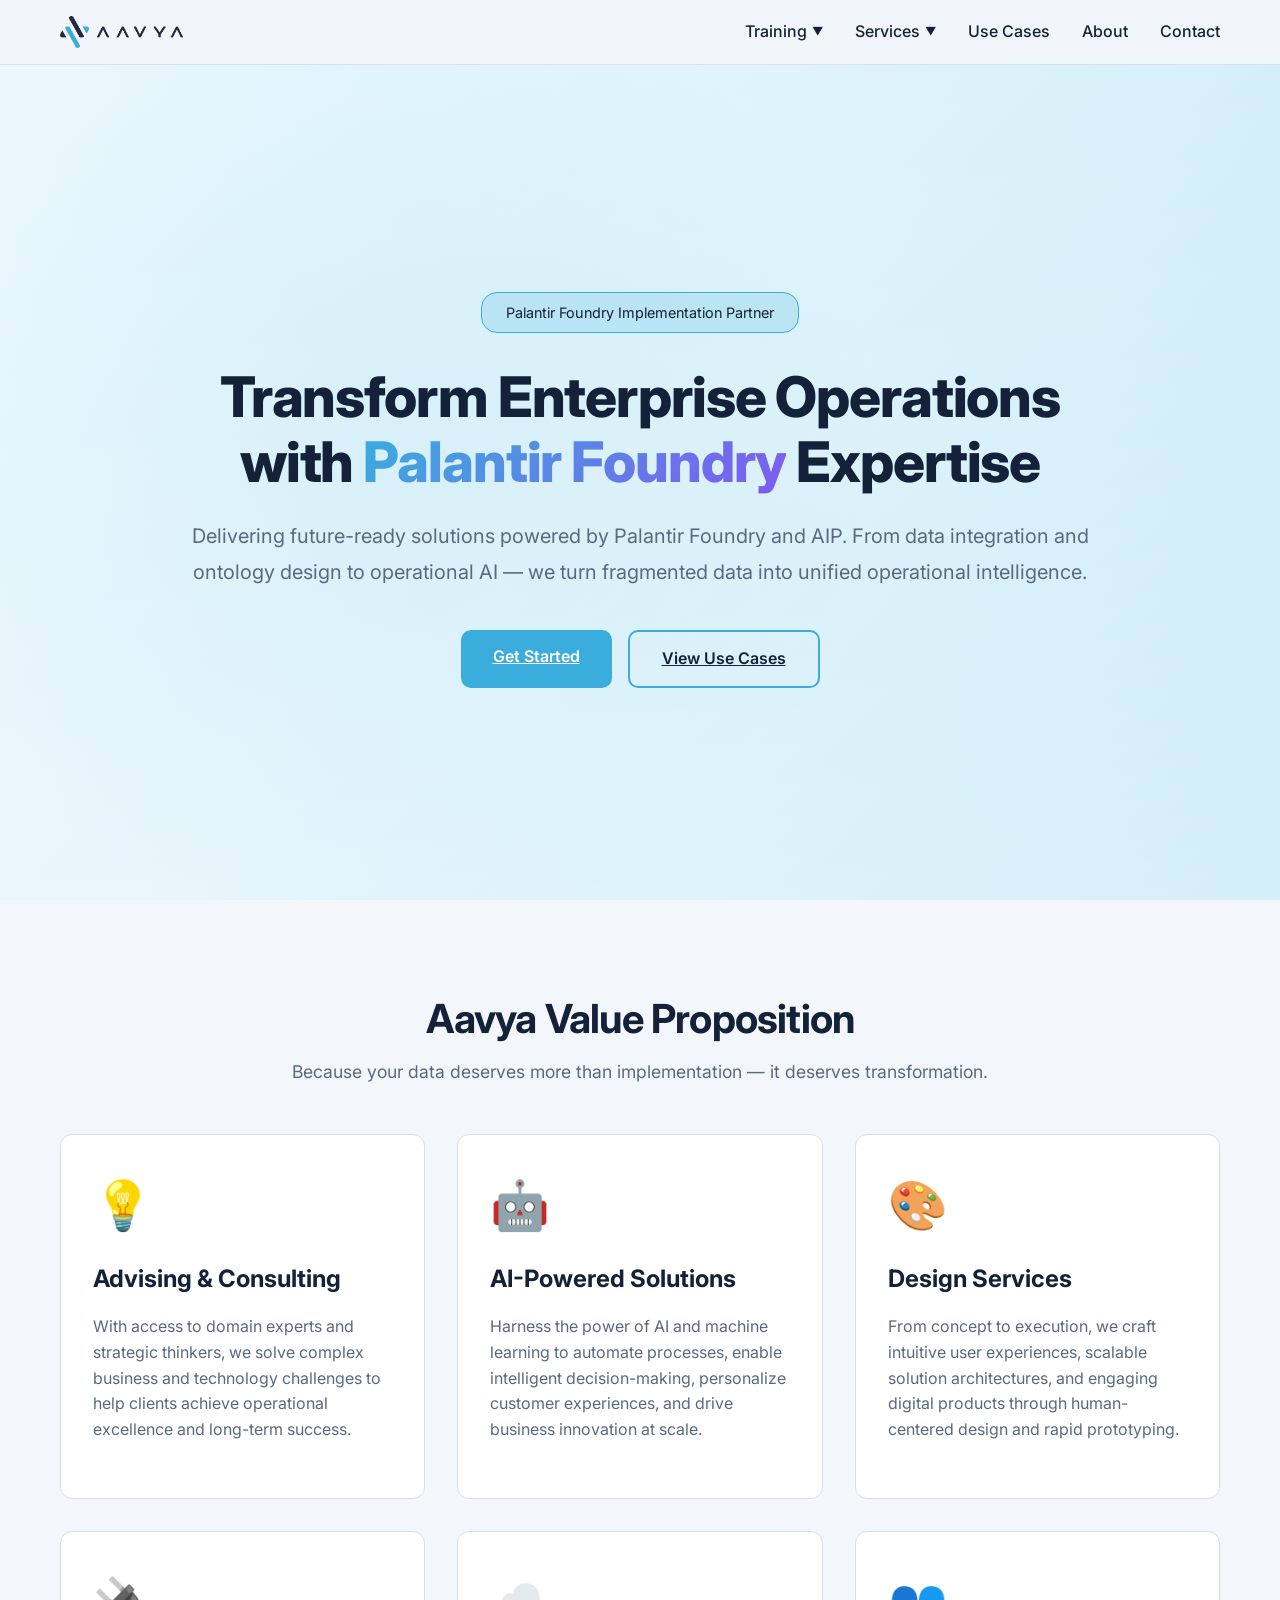
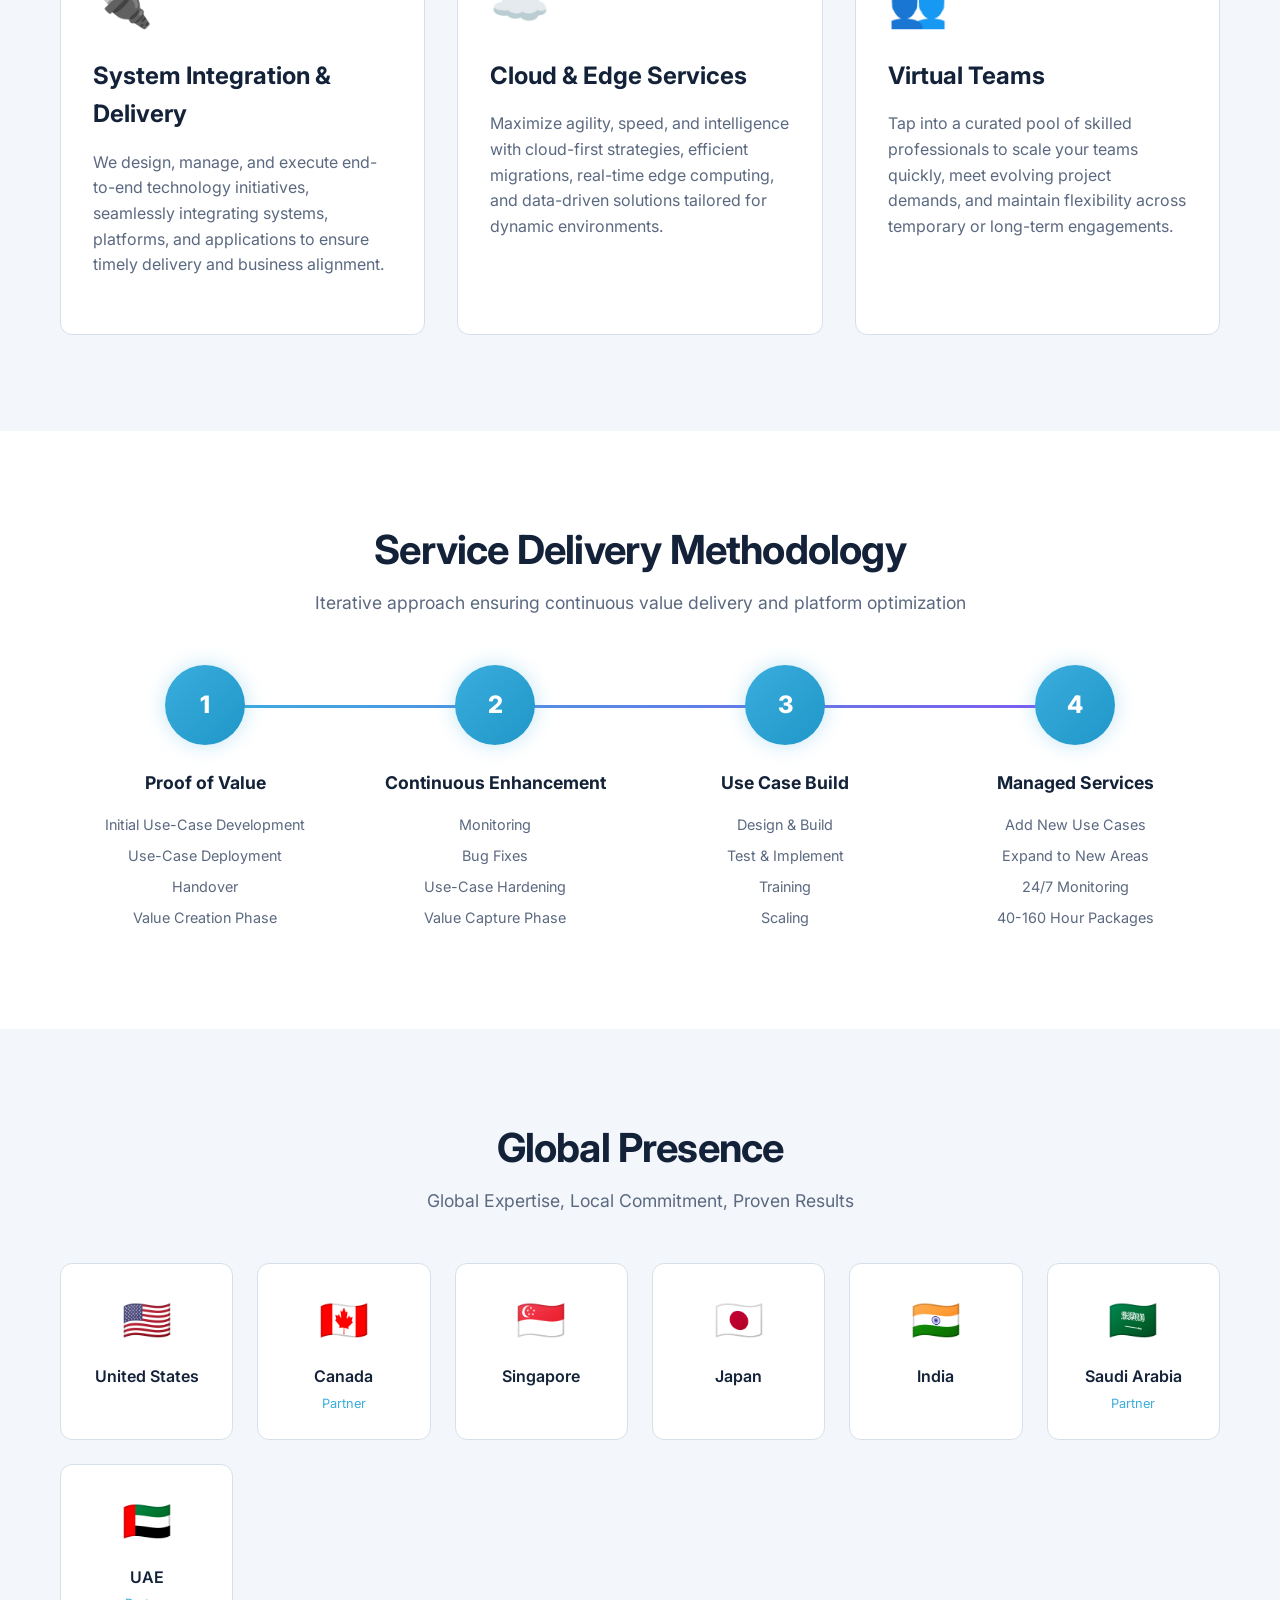
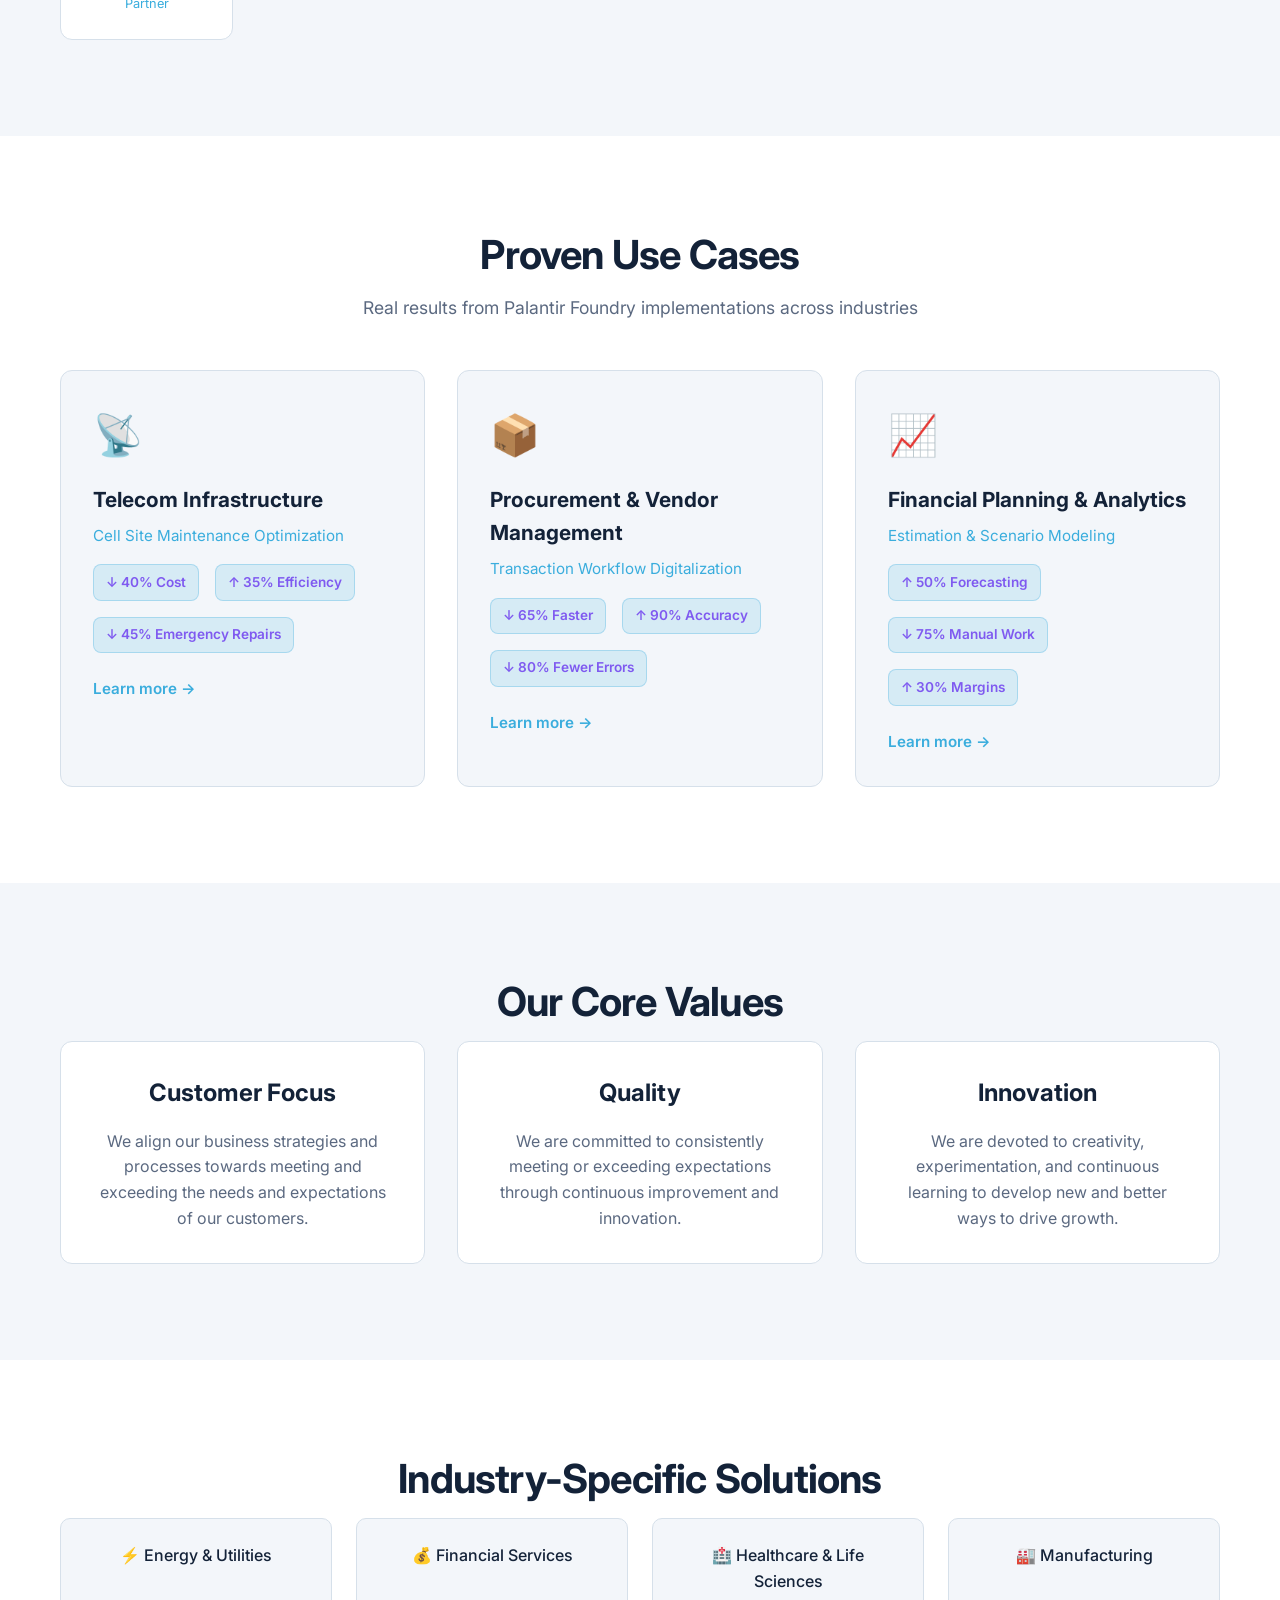
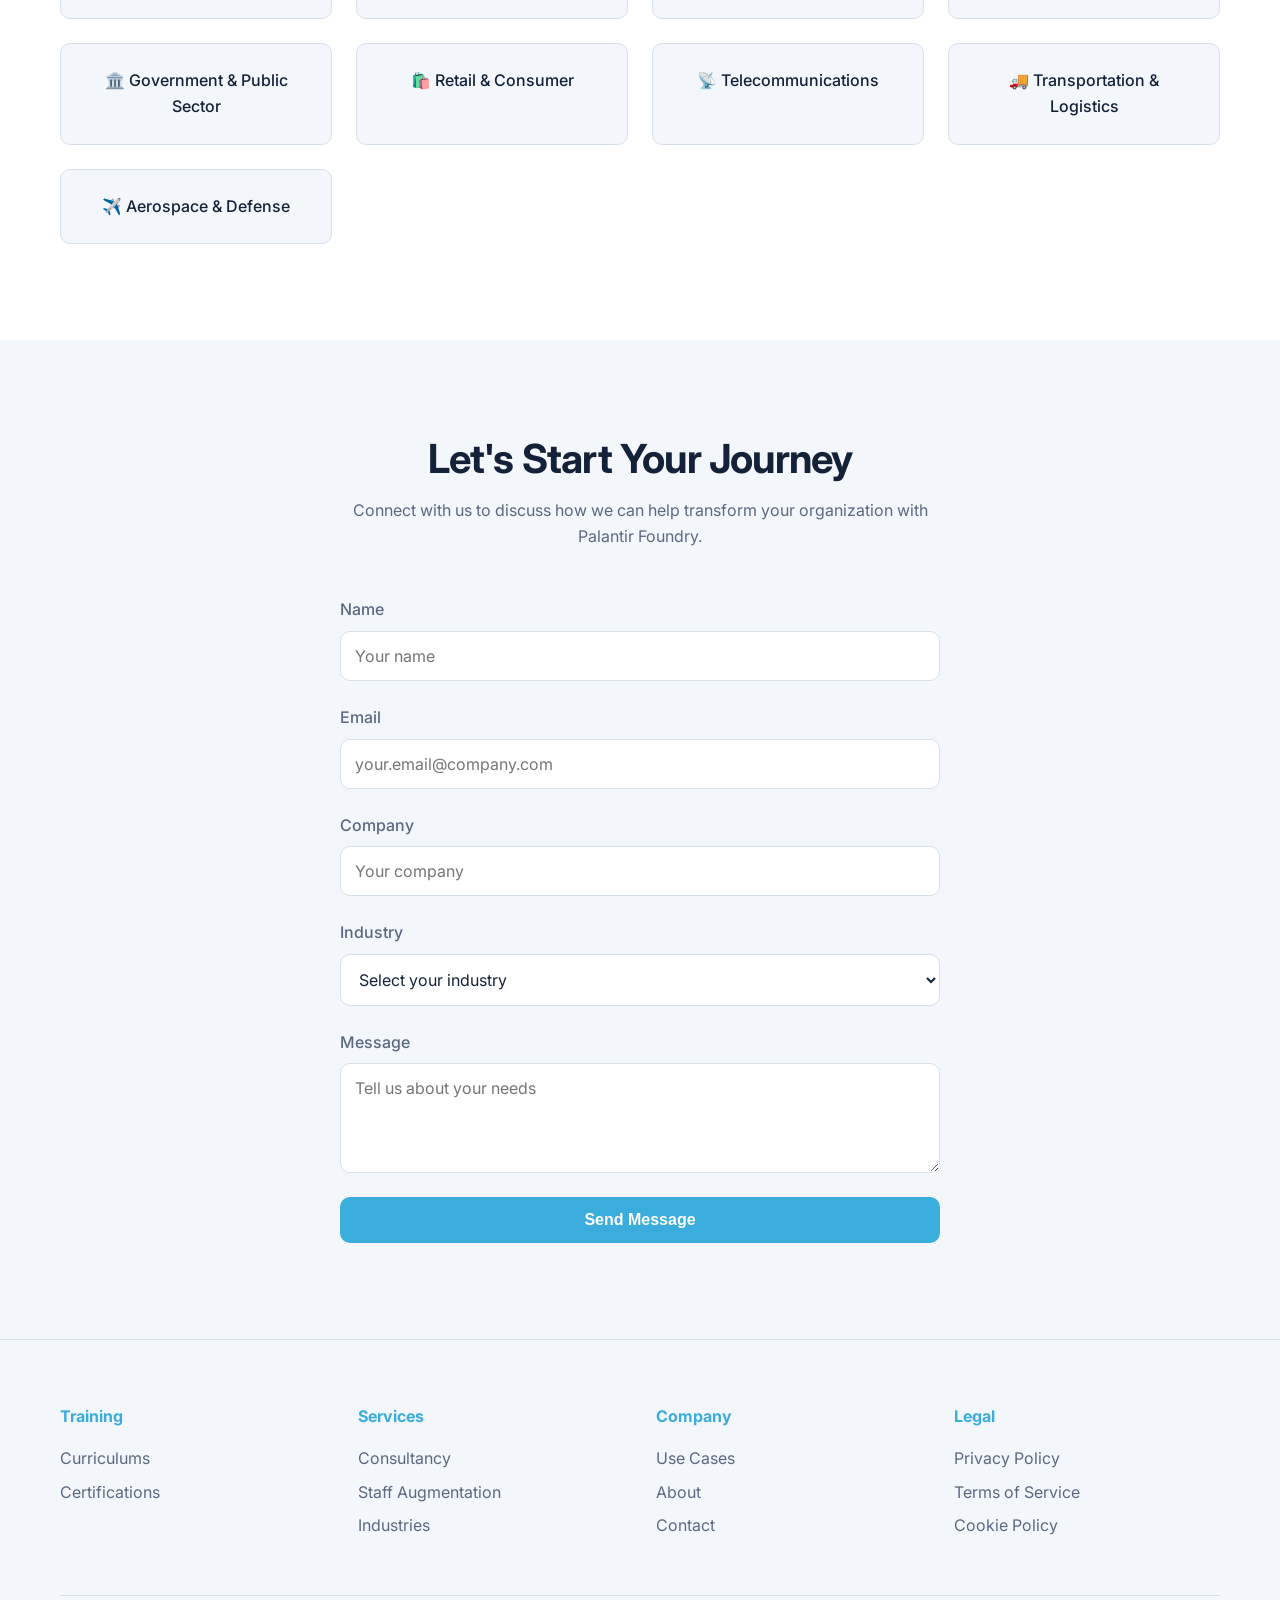
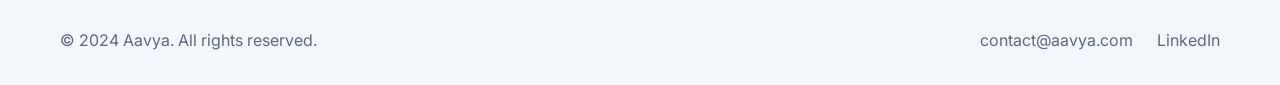
<file: index.html>
<!DOCTYPE html>
<html lang="en">
<head>
    <meta charset="UTF-8">
    <link rel="preconnect" href="https://fonts.googleapis.com">
    <link rel="preconnect" href="https://fonts.gstatic.com" crossorigin>
    <link href="https://fonts.googleapis.com/css2?family=Inter:wght@400;500;600;700;800&family=JetBrains+Mono:wght@400;500&display=swap" rel="stylesheet">
    <meta name="viewport" content="width=device-width, initial-scale=1.0">
    <title>Aavya - Palantir Foundry Experts | Digital Transformation Partner</title>
    <link rel="stylesheet" href="css/styles.css">
</head>
<body>
    <!-- Navigation -->
    <nav class="navbar">
        <div class="container">
            <div class="nav-content">
                <div class="logo">
                    <a href="index.html"><img src="logo-aavya.png" alt="Aavya" class="logo-img"></a>
                </div>
                <div class="nav-links">
                    <div class="nav-item dropdown">
                        <a href="#" class="nav-link">Training <span class="dropdown-arrow">&#9660;</span></a>
                        <div class="dropdown-content">
                            <a href="curriculums.html" class="dropdown-item">
                                <strong>Curriculums</strong>
                                <span class="dropdown-desc">Role-based certification paths</span>
                            </a>
                            <a href="certifications.html" class="dropdown-item">
                                <strong>Certifications</strong>
                                <span class="dropdown-desc">Professional credentials</span>
                            </a>
                        </div>
                    </div>
                    <div class="nav-item dropdown">
                        <a href="#" class="nav-link">Services <span class="dropdown-arrow">&#9660;</span></a>
                        <div class="dropdown-content">
                            <a href="#services" class="dropdown-item">
                                <strong>Consultancy</strong>
                                <span class="dropdown-desc">Strategic guidance and implementation</span>
                            </a>
                            <a href="#services" class="dropdown-item">
                                <strong>Staff Augmentation</strong>
                                <span class="dropdown-desc">Expert talent solutions</span>
                            </a>
                        </div>
                    </div>
                    <div class="nav-item">
                        <a href="use-cases.html" class="nav-link">Use Cases</a>
                    </div>
                    <!-- Team nav disabled
                    <div class="nav-item">
                        <a href="team.html" class="nav-link">Team</a>
                    </div>
                    -->
                    <div class="nav-item">
                        <a href="#about" class="nav-link">About</a>
                    </div>
                    <div class="nav-item">
                        <a href="#contact" class="nav-link">Contact</a>
                    </div>
                </div>
                <button class="mobile-menu-btn">&#9776;</button>
            </div>
        </div>
    </nav>

    <!-- Hero Section -->
    <section class="hero">
        <div class="hero-background">
            <div class="gradient-overlay"></div>
        </div>
        <div class="container">
            <div class="hero-content">
                <div class="partner-badge">
                    <span>Palantir Foundry Implementation Partner</span>
                </div>
                <h1 class="hero-title">
                    Transform Enterprise Operations with
                    <span class="gradient-text">Palantir Foundry</span> Expertise
                </h1>
                <p class="hero-subtitle">
                    Delivering future-ready solutions powered by Palantir Foundry and AIP.
                    From data integration and ontology design to operational AI &mdash;
                    we turn fragmented data into unified operational intelligence.
                </p>
                <div class="hero-buttons">
                    <a href="#contact" class="btn btn-primary">Get Started</a>
                    <a href="use-cases.html" class="btn btn-secondary">View Use Cases</a>
                </div>
            </div>
        </div>
    </section>

    <!-- Statistics Section (DISABLED)
    <section class="statistics">
        <div class="container">
            <div class="stats-grid">
                <div class="stat-item">
                    <h3 class="stat-number" data-target="16">0</h3>
                    <p class="stat-label">Palantir Specialists</p>
                </div>
                <div class="stat-item">
                    <h3 class="stat-number" data-target="10">0</h3>
                    <p class="stat-label">Foundry Implementations</p>
                </div>
                <div class="stat-item">
                    <h3 class="stat-number" data-target="3">0</h3>
                    <p class="stat-label">Industry Verticals</p>
                </div>
                <div class="stat-item">
                    <h3 class="stat-number" data-target="23">0</h3>
                    <p class="stat-label">Training Modules</p>
                </div>
            </div>
        </div>
    </section>
    -->

    <!-- Services / Value Proposition Section -->
    <section id="services" class="services">
        <div class="container">
            <h2 class="section-title">Aavya Value Proposition</h2>
            <p class="section-subtitle">Because your data deserves more than implementation &mdash; it deserves transformation.</p>
            <div class="services-grid">
                <div class="service-card">
                    <div class="service-icon">&#128161;</div>
                    <h3>Advising &amp; Consulting</h3>
                    <p>With access to domain experts and strategic thinkers, we solve complex business and technology challenges to help clients achieve operational excellence and long-term success.</p>
                </div>
                <div class="service-card">
                    <div class="service-icon">&#129302;</div>
                    <h3>AI-Powered Solutions</h3>
                    <p>Harness the power of AI and machine learning to automate processes, enable intelligent decision-making, personalize customer experiences, and drive business innovation at scale.</p>
                </div>
                <div class="service-card">
                    <div class="service-icon">&#127912;</div>
                    <h3>Design Services</h3>
                    <p>From concept to execution, we craft intuitive user experiences, scalable solution architectures, and engaging digital products through human-centered design and rapid prototyping.</p>
                </div>
                <div class="service-card">
                    <div class="service-icon">&#128268;</div>
                    <h3>System Integration &amp; Delivery</h3>
                    <p>We design, manage, and execute end-to-end technology initiatives, seamlessly integrating systems, platforms, and applications to ensure timely delivery and business alignment.</p>
                </div>
                <div class="service-card">
                    <div class="service-icon">&#9729;&#65039;</div>
                    <h3>Cloud &amp; Edge Services</h3>
                    <p>Maximize agility, speed, and intelligence with cloud-first strategies, efficient migrations, real-time edge computing, and data-driven solutions tailored for dynamic environments.</p>
                </div>
                <div class="service-card">
                    <div class="service-icon">&#128101;</div>
                    <h3>Virtual Teams</h3>
                    <p>Tap into a curated pool of skilled professionals to scale your teams quickly, meet evolving project demands, and maintain flexibility across temporary or long-term engagements.</p>
                </div>
            </div>
        </div>
    </section>

    <!-- Service Methodology Section -->
    <section class="methodology">
        <div class="container">
            <h2 class="section-title">Service Delivery Methodology</h2>
            <p class="section-subtitle">Iterative approach ensuring continuous value delivery and platform optimization</p>
            <div class="methodology-timeline">
                <div class="method-phase">
                    <div class="phase-number">1</div>
                    <h3 class="phase-title">Proof of Value</h3>
                    <ul class="phase-items">
                        <li>Initial Use-Case Development</li>
                        <li>Use-Case Deployment</li>
                        <li>Handover</li>
                        <li>Value Creation Phase</li>
                    </ul>
                </div>
                <div class="method-phase">
                    <div class="phase-number">2</div>
                    <h3 class="phase-title">Continuous Enhancement</h3>
                    <ul class="phase-items">
                        <li>Monitoring</li>
                        <li>Bug Fixes</li>
                        <li>Use-Case Hardening</li>
                        <li>Value Capture Phase</li>
                    </ul>
                </div>
                <div class="method-phase">
                    <div class="phase-number">3</div>
                    <h3 class="phase-title">Use Case Build</h3>
                    <ul class="phase-items">
                        <li>Design &amp; Build</li>
                        <li>Test &amp; Implement</li>
                        <li>Training</li>
                        <li>Scaling</li>
                    </ul>
                </div>
                <div class="method-phase">
                    <div class="phase-number">4</div>
                    <h3 class="phase-title">Managed Services</h3>
                    <ul class="phase-items">
                        <li>Add New Use Cases</li>
                        <li>Expand to New Areas</li>
                        <li>24/7 Monitoring</li>
                        <li>40-160 Hour Packages</li>
                    </ul>
                </div>
            </div>
        </div>
    </section>

    <!-- Global Presence Section -->
    <section class="global-presence">
        <div class="container">
            <h2 class="section-title">Global Presence</h2>
            <p class="section-subtitle">Global Expertise, Local Commitment, Proven Results</p>
            <div class="presence-grid">
                <div class="presence-card">
                    <div class="presence-flag">&#127482;&#127480;</div>
                    <div class="presence-country">United States</div>
                </div>
                <div class="presence-card">
                    <div class="presence-flag">&#127464;&#127462;</div>
                    <div class="presence-country">Canada</div>
                    <div class="presence-note">Partner</div>
                </div>
                <div class="presence-card">
                    <div class="presence-flag">&#127480;&#127468;</div>
                    <div class="presence-country">Singapore</div>
                </div>
                <div class="presence-card">
                    <div class="presence-flag">&#127471;&#127477;</div>
                    <div class="presence-country">Japan</div>
                </div>
                <div class="presence-card">
                    <div class="presence-flag">&#127470;&#127475;</div>
                    <div class="presence-country">India</div>
                </div>
                <div class="presence-card">
                    <div class="presence-flag">&#127480;&#127462;</div>
                    <div class="presence-country">Saudi Arabia</div>
                    <div class="presence-note">Partner</div>
                </div>
                <div class="presence-card">
                    <div class="presence-flag">&#127462;&#127466;</div>
                    <div class="presence-country">UAE</div>
                    <div class="presence-note">Partner</div>
                </div>
            </div>
        </div>
    </section>

    <!-- Use Cases Preview Section -->
    <section class="use-cases-preview">
        <div class="container">
            <h2 class="section-title">Proven Use Cases</h2>
            <p class="section-subtitle">Real results from Palantir Foundry implementations across industries</p>
            <div class="preview-grid">
                <a href="use-cases.html#telecom" class="preview-card">
                    <div class="preview-icon">&#128225;</div>
                    <h3>Telecom Infrastructure</h3>
                    <p class="preview-subtitle">Cell Site Maintenance Optimization</p>
                    <div class="preview-metrics">
                        <span class="metric-badge">&#8595; 40% Cost</span>
                        <span class="metric-badge">&#8593; 35% Efficiency</span>
                        <span class="metric-badge">&#8595; 45% Emergency Repairs</span>
                    </div>
                    <span class="preview-link">Learn more &rarr;</span>
                </a>
                <a href="use-cases.html#procurement" class="preview-card">
                    <div class="preview-icon">&#128230;</div>
                    <h3>Procurement &amp; Vendor Management</h3>
                    <p class="preview-subtitle">Transaction Workflow Digitalization</p>
                    <div class="preview-metrics">
                        <span class="metric-badge">&#8595; 65% Faster</span>
                        <span class="metric-badge">&#8593; 90% Accuracy</span>
                        <span class="metric-badge">&#8595; 80% Fewer Errors</span>
                    </div>
                    <span class="preview-link">Learn more &rarr;</span>
                </a>
                <a href="use-cases.html#financial" class="preview-card">
                    <div class="preview-icon">&#128200;</div>
                    <h3>Financial Planning &amp; Analytics</h3>
                    <p class="preview-subtitle">Estimation &amp; Scenario Modeling</p>
                    <div class="preview-metrics">
                        <span class="metric-badge">&#8593; 50% Forecasting</span>
                        <span class="metric-badge">&#8595; 75% Manual Work</span>
                        <span class="metric-badge">&#8593; 30% Margins</span>
                    </div>
                    <span class="preview-link">Learn more &rarr;</span>
                </a>
            </div>
        </div>
    </section>

    <!-- Why Aavya Section -->
    <section id="about" class="why-section">
        <div class="container">
            <h2 class="section-title">Our Core Values</h2>
            <div class="why-grid">
                <div class="why-card">
                    <h3>Customer Focus</h3>
                    <p>We align our business strategies and processes towards meeting and exceeding the needs and expectations of our customers.</p>
                </div>
                <div class="why-card">
                    <h3>Quality</h3>
                    <p>We are committed to consistently meeting or exceeding expectations through continuous improvement and innovation.</p>
                </div>
                <div class="why-card">
                    <h3>Innovation</h3>
                    <p>We are devoted to creativity, experimentation, and continuous learning to develop new and better ways to drive growth.</p>
                </div>
            </div>
        </div>
    </section>

    <!-- Industries Section -->
    <section id="industries" class="industries">
        <div class="container">
            <h2 class="section-title">Industry-Specific Solutions</h2>
            <div class="industries-grid">
                <div class="industry-card">&#9889; Energy &amp; Utilities</div>
                <div class="industry-card">&#128176; Financial Services</div>
                <div class="industry-card">&#127973; Healthcare &amp; Life Sciences</div>
                <div class="industry-card">&#127981; Manufacturing</div>
                <div class="industry-card">&#127963;&#65039; Government &amp; Public Sector</div>
                <div class="industry-card">&#128717;&#65039; Retail &amp; Consumer</div>
                <div class="industry-card">&#128225; Telecommunications</div>
                <div class="industry-card">&#128666; Transportation &amp; Logistics</div>
                <div class="industry-card">&#9992;&#65039; Aerospace &amp; Defense</div>
            </div>
        </div>
    </section>

    <!-- Contact Section -->
    <section id="contact" class="contact">
        <div class="container">
            <div class="contact-content">
                <h2 class="section-title">Let's Start Your Journey</h2>
                <p class="contact-subtitle">Connect with us to discuss how we can help transform your organization with Palantir Foundry.</p>
                <form class="contact-form">
                    <div class="form-group">
                        <label for="name">Name</label>
                        <input type="text" id="name" name="name" placeholder="Your name" required>
                    </div>
                    <div class="form-group">
                        <label for="email">Email</label>
                        <input type="email" id="email" name="email" placeholder="your.email@company.com" required>
                    </div>
                    <div class="form-group">
                        <label for="company">Company</label>
                        <input type="text" id="company" name="company" placeholder="Your company">
                    </div>
                    <div class="form-group">
                        <label for="industry">Industry</label>
                        <select id="industry" name="industry">
                            <option value="">Select your industry</option>
                            <option value="energy">Energy &amp; Utilities</option>
                            <option value="financial">Financial Services</option>
                            <option value="healthcare">Healthcare &amp; Life Sciences</option>
                            <option value="manufacturing">Manufacturing</option>
                            <option value="government">Government &amp; Public Sector</option>
                            <option value="retail">Retail &amp; Consumer</option>
                            <option value="telecom">Telecommunications</option>
                            <option value="transport">Transportation &amp; Logistics</option>
                            <option value="aerospace">Aerospace &amp; Defense</option>
                        </select>
                    </div>
                    <div class="form-group">
                        <label for="message">Message</label>
                        <textarea id="message" name="message" rows="4" placeholder="Tell us about your needs"></textarea>
                    </div>
                    <button type="submit" class="btn btn-primary">Send Message</button>
                </form>
            </div>
        </div>
    </section>

    <!-- Footer -->
    <footer class="footer">
        <div class="container">
            <div class="footer-content">
                <div class="footer-section">
                    <h4>Training</h4>
                    <ul>
                        <li><a href="curriculums.html">Curriculums</a></li>
                        <li><a href="certifications.html">Certifications</a></li>
                    </ul>
                </div>
                <div class="footer-section">
                    <h4>Services</h4>
                    <ul>
                        <li><a href="#services">Consultancy</a></li>
                        <li><a href="#services">Staff Augmentation</a></li>
                        <li><a href="#industries">Industries</a></li>
                    </ul>
                </div>
                <div class="footer-section">
                    <h4>Company</h4>
                    <ul>
                        <li><a href="use-cases.html">Use Cases</a></li>
                        <!-- <li><a href="team.html">Team</a></li> -->
                        <li><a href="#about">About</a></li>
                        <li><a href="#contact">Contact</a></li>
                    </ul>
                </div>
                <div class="footer-section">
                    <h4>Legal</h4>
                    <ul>
                        <li><a href="#">Privacy Policy</a></li>
                        <li><a href="#">Terms of Service</a></li>
                        <li><a href="#">Cookie Policy</a></li>
                    </ul>
                </div>
            </div>
            <div class="footer-bottom">
                <p>&copy; 2024 Aavya. All rights reserved.</p>
                <div class="footer-social">
                    <a href="mailto:contact@aavya.com">contact@aavya.com</a>
                    <a href="#">LinkedIn</a>
                </div>
            </div>
        </div>
    </footer>

    <script src="js/script.js"></script>
</body>
</html>
</file>
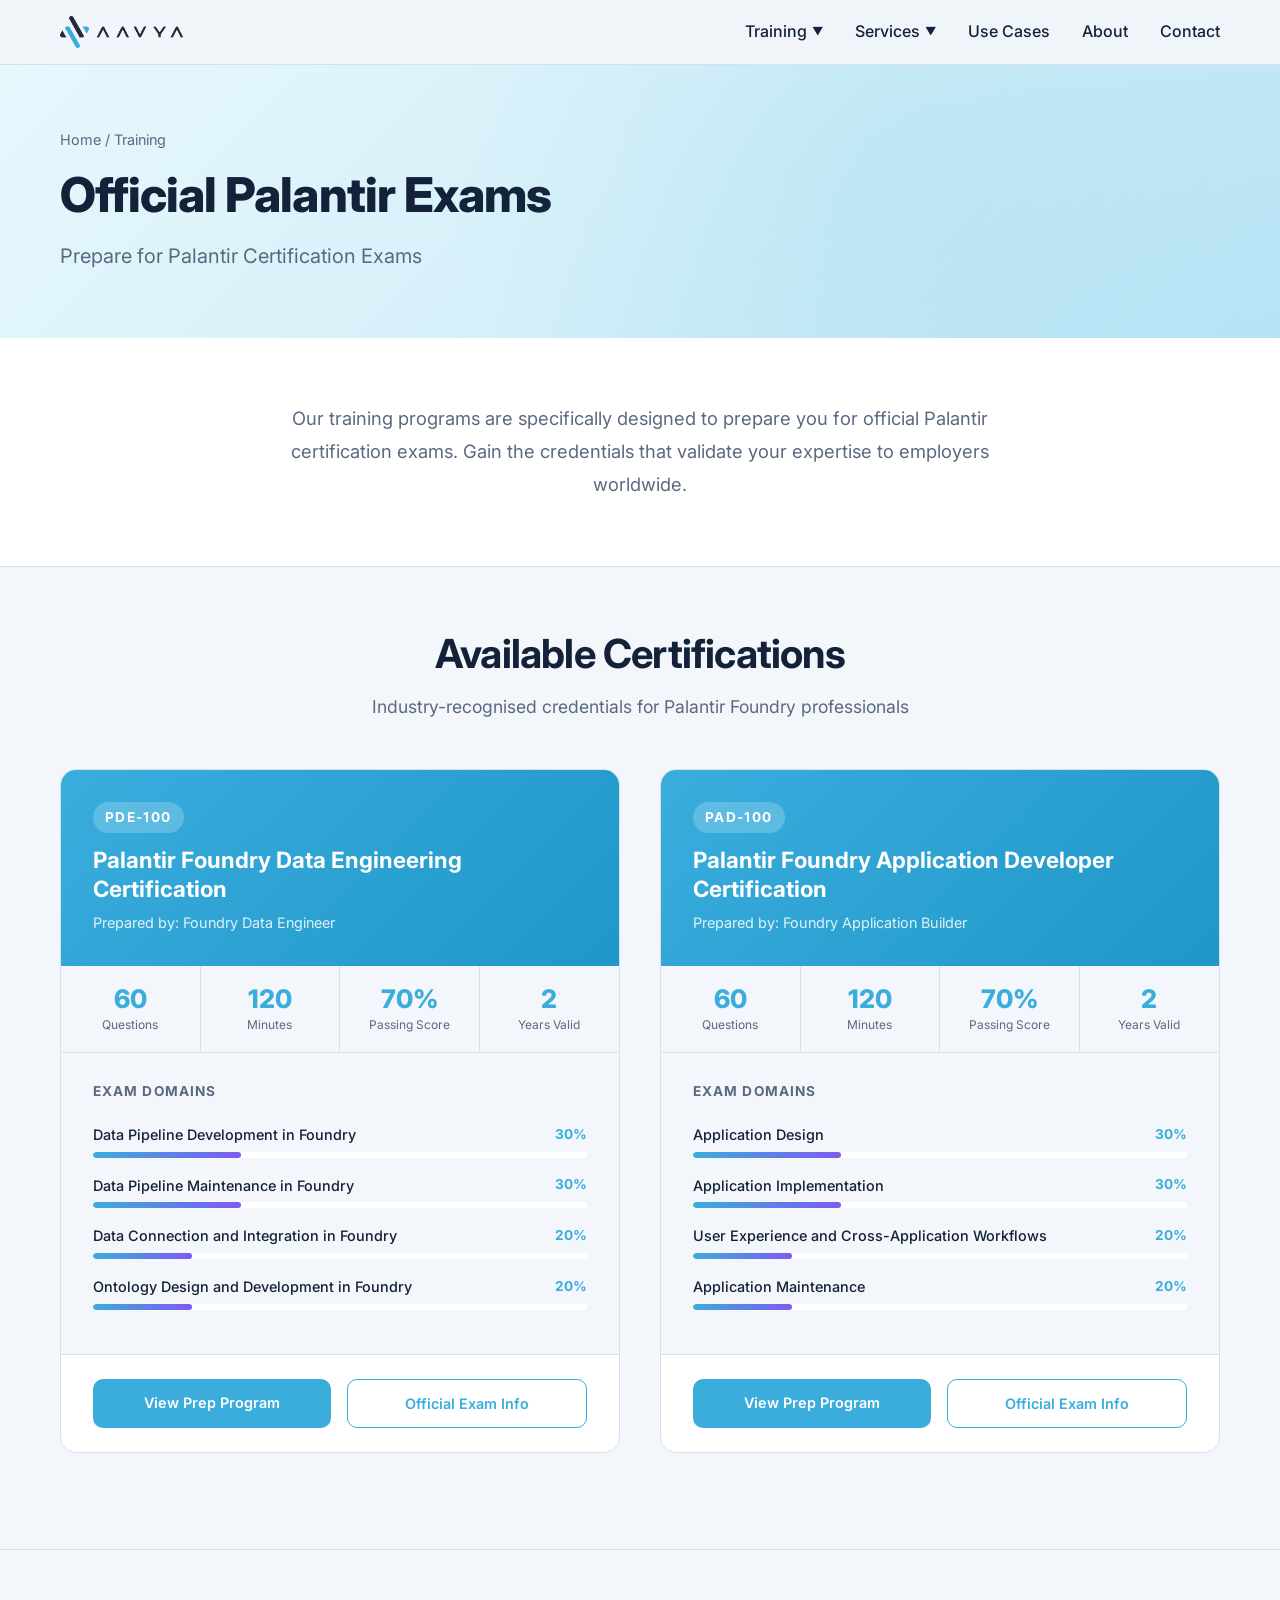
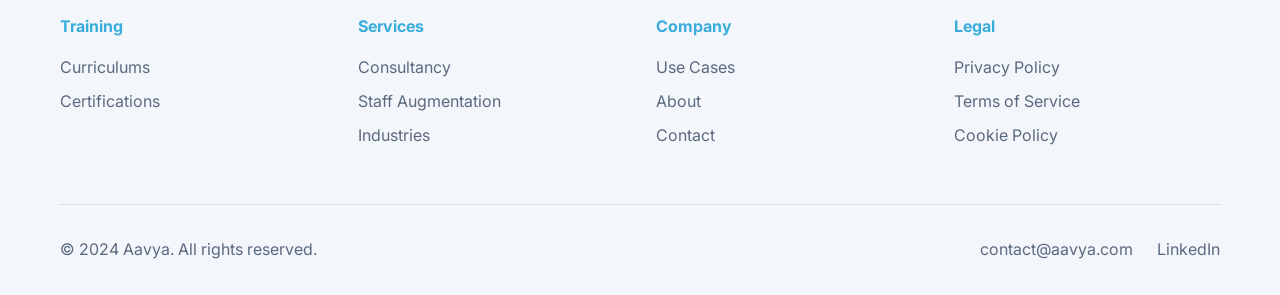
<file: certifications.html>
<!DOCTYPE html>
<html lang="en">
<head>
    <meta charset="UTF-8">
    <link rel="preconnect" href="https://fonts.googleapis.com">
    <link rel="preconnect" href="https://fonts.gstatic.com" crossorigin>
    <link href="https://fonts.googleapis.com/css2?family=Inter:wght@400;500;600;700;800&family=JetBrains+Mono:wght@400;500&display=swap" rel="stylesheet">
    <meta name="viewport" content="width=device-width, initial-scale=1.0">
    <title>Certifications - Aavya | Palantir Foundry Training</title>
    <link rel="stylesheet" href="css/styles.css">
    <link rel="stylesheet" href="css/certifications.css">
</head>
<body>
    <!-- Navigation -->
    <nav class="navbar">
        <div class="container">
            <div class="nav-content">
                <div class="logo">
                    <a href="index.html"><img src="logo-aavya.png" alt="Aavya" class="logo-img"></a>
                </div>
                <div class="nav-links">
                    <div class="nav-item dropdown">
                        <a href="#" class="nav-link">Training <span class="dropdown-arrow">&#9660;</span></a>
                        <div class="dropdown-content">
                            <a href="curriculums.html" class="dropdown-item">
                                <strong>Curriculums</strong>
                                <span class="dropdown-desc">Role-based certification paths</span>
                            </a>
                            <a href="certifications.html" class="dropdown-item">
                                <strong>Certifications</strong>
                                <span class="dropdown-desc">Professional credentials</span>
                            </a>
                        </div>
                    </div>
                    <div class="nav-item dropdown">
                        <a href="#" class="nav-link">Services <span class="dropdown-arrow">&#9660;</span></a>
                        <div class="dropdown-content">
                            <a href="index.html#services" class="dropdown-item">
                                <strong>Consultancy</strong>
                                <span class="dropdown-desc">Strategic guidance and implementation</span>
                            </a>
                            <a href="index.html#services" class="dropdown-item">
                                <strong>Staff Augmentation</strong>
                                <span class="dropdown-desc">Expert talent solutions</span>
                            </a>
                        </div>
                    </div>
                    <div class="nav-item">
                        <a href="use-cases.html" class="nav-link">Use Cases</a>
                    </div>
                    <!-- Team nav disabled
                    <div class="nav-item">
                        <a href="team.html" class="nav-link">Team</a>
                    </div>
                    -->
                    <div class="nav-item">
                        <a href="index.html#about" class="nav-link">About</a>
                    </div>
                    <div class="nav-item">
                        <a href="index.html#contact" class="nav-link">Contact</a>
                    </div>
                </div>
                <button class="mobile-menu-btn">&#9776;</button>
            </div>
        </div>
    </nav>

    <!-- Hero Section -->
    <section class="certifications-hero">
        <div class="container">
            <div class="breadcrumb">
                <a href="index.html">Home</a> / <span>Training</span>
            </div>
            <h1 class="page-title">Official Palantir Exams</h1>
            <p class="page-subtitle">Prepare for Palantir Certification Exams</p>
        </div>
    </section>

    <!-- Intro -->
    <section class="cert-intro">
        <div class="container">
            <p class="cert-intro-text">Our training programs are specifically designed to prepare you for official Palantir certification exams. Gain the credentials that validate your expertise to employers worldwide.</p>
        </div>
    </section>

    <!-- Exam Listings -->
    <section class="certifications-listing">
        <div class="container">
            <h2 class="section-title">Available Certifications</h2>
            <p class="section-subtitle">Industry-recognised credentials for Palantir Foundry professionals</p>

            <div class="exam-grid">

                <!-- PDE-100 -->
                <div class="exam-card">
                    <div class="exam-card-header">
                        <div class="exam-code">PDE-100</div>
                        <h2>Palantir Foundry Data Engineering Certification</h2>
                        <div class="exam-prepared-by">Prepared by: Foundry Data Engineer</div>
                    </div>
                    <div class="exam-stats">
                        <div class="exam-stat">
                            <div class="exam-stat-value">60</div>
                            <div class="exam-stat-label">Questions</div>
                        </div>
                        <div class="exam-stat">
                            <div class="exam-stat-value">120</div>
                            <div class="exam-stat-label">Minutes</div>
                        </div>
                        <div class="exam-stat">
                            <div class="exam-stat-value">70%</div>
                            <div class="exam-stat-label">Passing Score</div>
                        </div>
                        <div class="exam-stat">
                            <div class="exam-stat-value">2</div>
                            <div class="exam-stat-label">Years Valid</div>
                        </div>
                    </div>
                    <div class="exam-domains">
                        <h4>Exam Domains</h4>
                        <div class="domain-item">
                            <div class="domain-header">
                                <span class="domain-name">Data Pipeline Development in Foundry</span>
                                <span class="domain-pct">30%</span>
                            </div>
                            <div class="domain-bar"><div class="domain-bar-fill" style="width: 30%"></div></div>
                        </div>
                        <div class="domain-item">
                            <div class="domain-header">
                                <span class="domain-name">Data Pipeline Maintenance in Foundry</span>
                                <span class="domain-pct">30%</span>
                            </div>
                            <div class="domain-bar"><div class="domain-bar-fill" style="width: 30%"></div></div>
                        </div>
                        <div class="domain-item">
                            <div class="domain-header">
                                <span class="domain-name">Data Connection and Integration in Foundry</span>
                                <span class="domain-pct">20%</span>
                            </div>
                            <div class="domain-bar"><div class="domain-bar-fill" style="width: 20%"></div></div>
                        </div>
                        <div class="domain-item">
                            <div class="domain-header">
                                <span class="domain-name">Ontology Design and Development in Foundry</span>
                                <span class="domain-pct">20%</span>
                            </div>
                            <div class="domain-bar"><div class="domain-bar-fill" style="width: 20%"></div></div>
                        </div>
                    </div>
                    <div class="exam-card-footer">
                        <a href="curriculums.html" class="btn-exam-primary">View Prep Program</a>
                        <a href="https://learn.palantir.com/page/exam-guides" target="_blank" class="btn-exam-secondary">Official Exam Info</a>
                    </div>
                </div>

                <!-- PAD-100 -->
                <div class="exam-card">
                    <div class="exam-card-header">
                        <div class="exam-code">PAD-100</div>
                        <h2>Palantir Foundry Application Developer Certification</h2>
                        <div class="exam-prepared-by">Prepared by: Foundry Application Builder</div>
                    </div>
                    <div class="exam-stats">
                        <div class="exam-stat">
                            <div class="exam-stat-value">60</div>
                            <div class="exam-stat-label">Questions</div>
                        </div>
                        <div class="exam-stat">
                            <div class="exam-stat-value">120</div>
                            <div class="exam-stat-label">Minutes</div>
                        </div>
                        <div class="exam-stat">
                            <div class="exam-stat-value">70%</div>
                            <div class="exam-stat-label">Passing Score</div>
                        </div>
                        <div class="exam-stat">
                            <div class="exam-stat-value">2</div>
                            <div class="exam-stat-label">Years Valid</div>
                        </div>
                    </div>
                    <div class="exam-domains">
                        <h4>Exam Domains</h4>
                        <div class="domain-item">
                            <div class="domain-header">
                                <span class="domain-name">Application Design</span>
                                <span class="domain-pct">30%</span>
                            </div>
                            <div class="domain-bar"><div class="domain-bar-fill" style="width: 30%"></div></div>
                        </div>
                        <div class="domain-item">
                            <div class="domain-header">
                                <span class="domain-name">Application Implementation</span>
                                <span class="domain-pct">30%</span>
                            </div>
                            <div class="domain-bar"><div class="domain-bar-fill" style="width: 30%"></div></div>
                        </div>
                        <div class="domain-item">
                            <div class="domain-header">
                                <span class="domain-name">User Experience and Cross-Application Workflows</span>
                                <span class="domain-pct">20%</span>
                            </div>
                            <div class="domain-bar"><div class="domain-bar-fill" style="width: 20%"></div></div>
                        </div>
                        <div class="domain-item">
                            <div class="domain-header">
                                <span class="domain-name">Application Maintenance</span>
                                <span class="domain-pct">20%</span>
                            </div>
                            <div class="domain-bar"><div class="domain-bar-fill" style="width: 20%"></div></div>
                        </div>
                    </div>
                    <div class="exam-card-footer">
                        <a href="curriculums.html" class="btn-exam-primary">View Prep Program</a>
                        <a href="https://learn.palantir.com/page/exam-guides" target="_blank" class="btn-exam-secondary">Official Exam Info</a>
                    </div>
                </div>

            </div>
        </div>
    </section>

    <!-- Footer -->
    <footer class="footer">
        <div class="container">
            <div class="footer-content">
                <div class="footer-section">
                    <h4>Training</h4>
                    <ul>
                        <li><a href="curriculums.html">Curriculums</a></li>
                        <li><a href="certifications.html">Certifications</a></li>
                    </ul>
                </div>
                <div class="footer-section">
                    <h4>Services</h4>
                    <ul>
                        <li><a href="index.html#services">Consultancy</a></li>
                        <li><a href="index.html#services">Staff Augmentation</a></li>
                        <li><a href="index.html#industries">Industries</a></li>
                    </ul>
                </div>
                <div class="footer-section">
                    <h4>Company</h4>
                    <ul>
                        <li><a href="use-cases.html">Use Cases</a></li>
                        <!-- <li><a href="team.html">Team</a></li> -->
                        <li><a href="index.html#about">About</a></li>
                        <li><a href="index.html#contact">Contact</a></li>
                    </ul>
                </div>
                <div class="footer-section">
                    <h4>Legal</h4>
                    <ul>
                        <li><a href="#">Privacy Policy</a></li>
                        <li><a href="#">Terms of Service</a></li>
                        <li><a href="#">Cookie Policy</a></li>
                    </ul>
                </div>
            </div>
            <div class="footer-bottom">
                <p>&copy; 2024 Aavya. All rights reserved.</p>
                <div class="footer-social">
                    <a href="mailto:contact@aavya.com">contact@aavya.com</a>
                    <a href="#">LinkedIn</a>
                </div>
            </div>
        </div>
    </footer>

    <script src="js/script.js"></script>
</body>
</html>
</file>
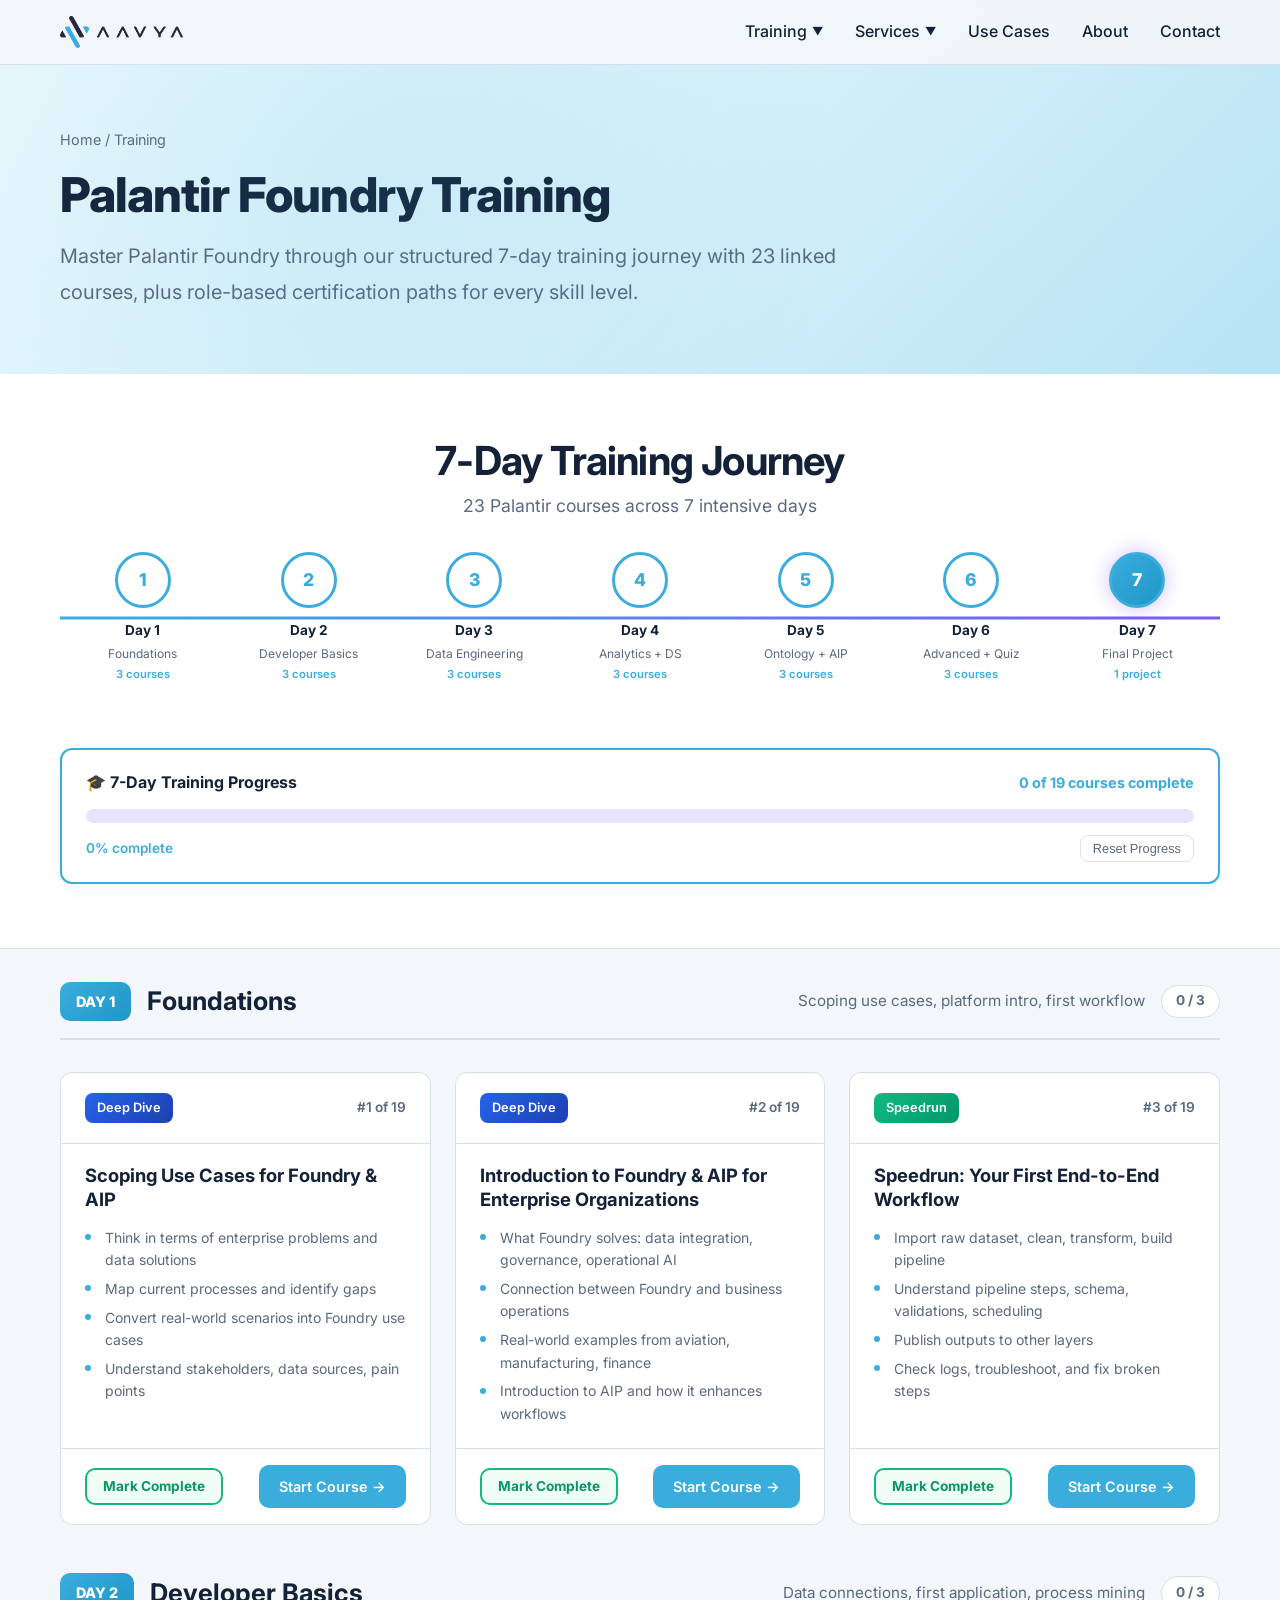
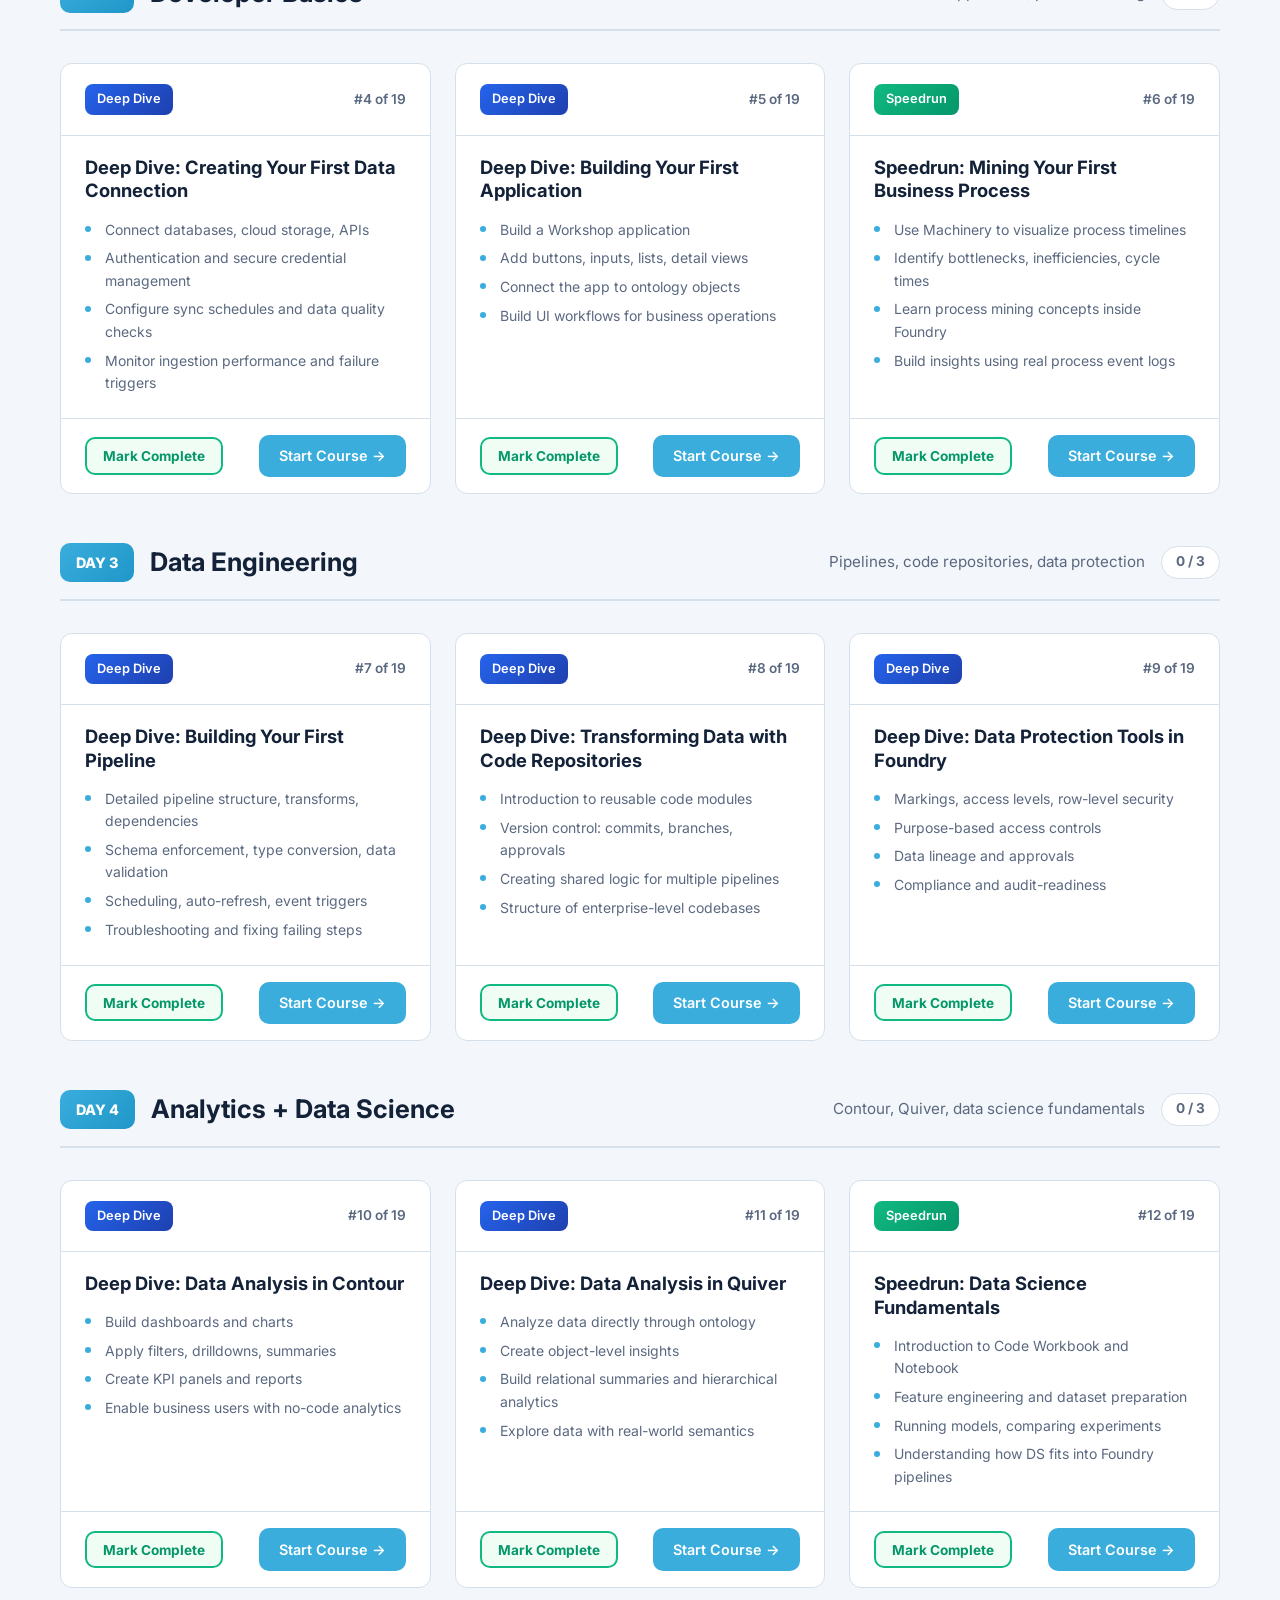
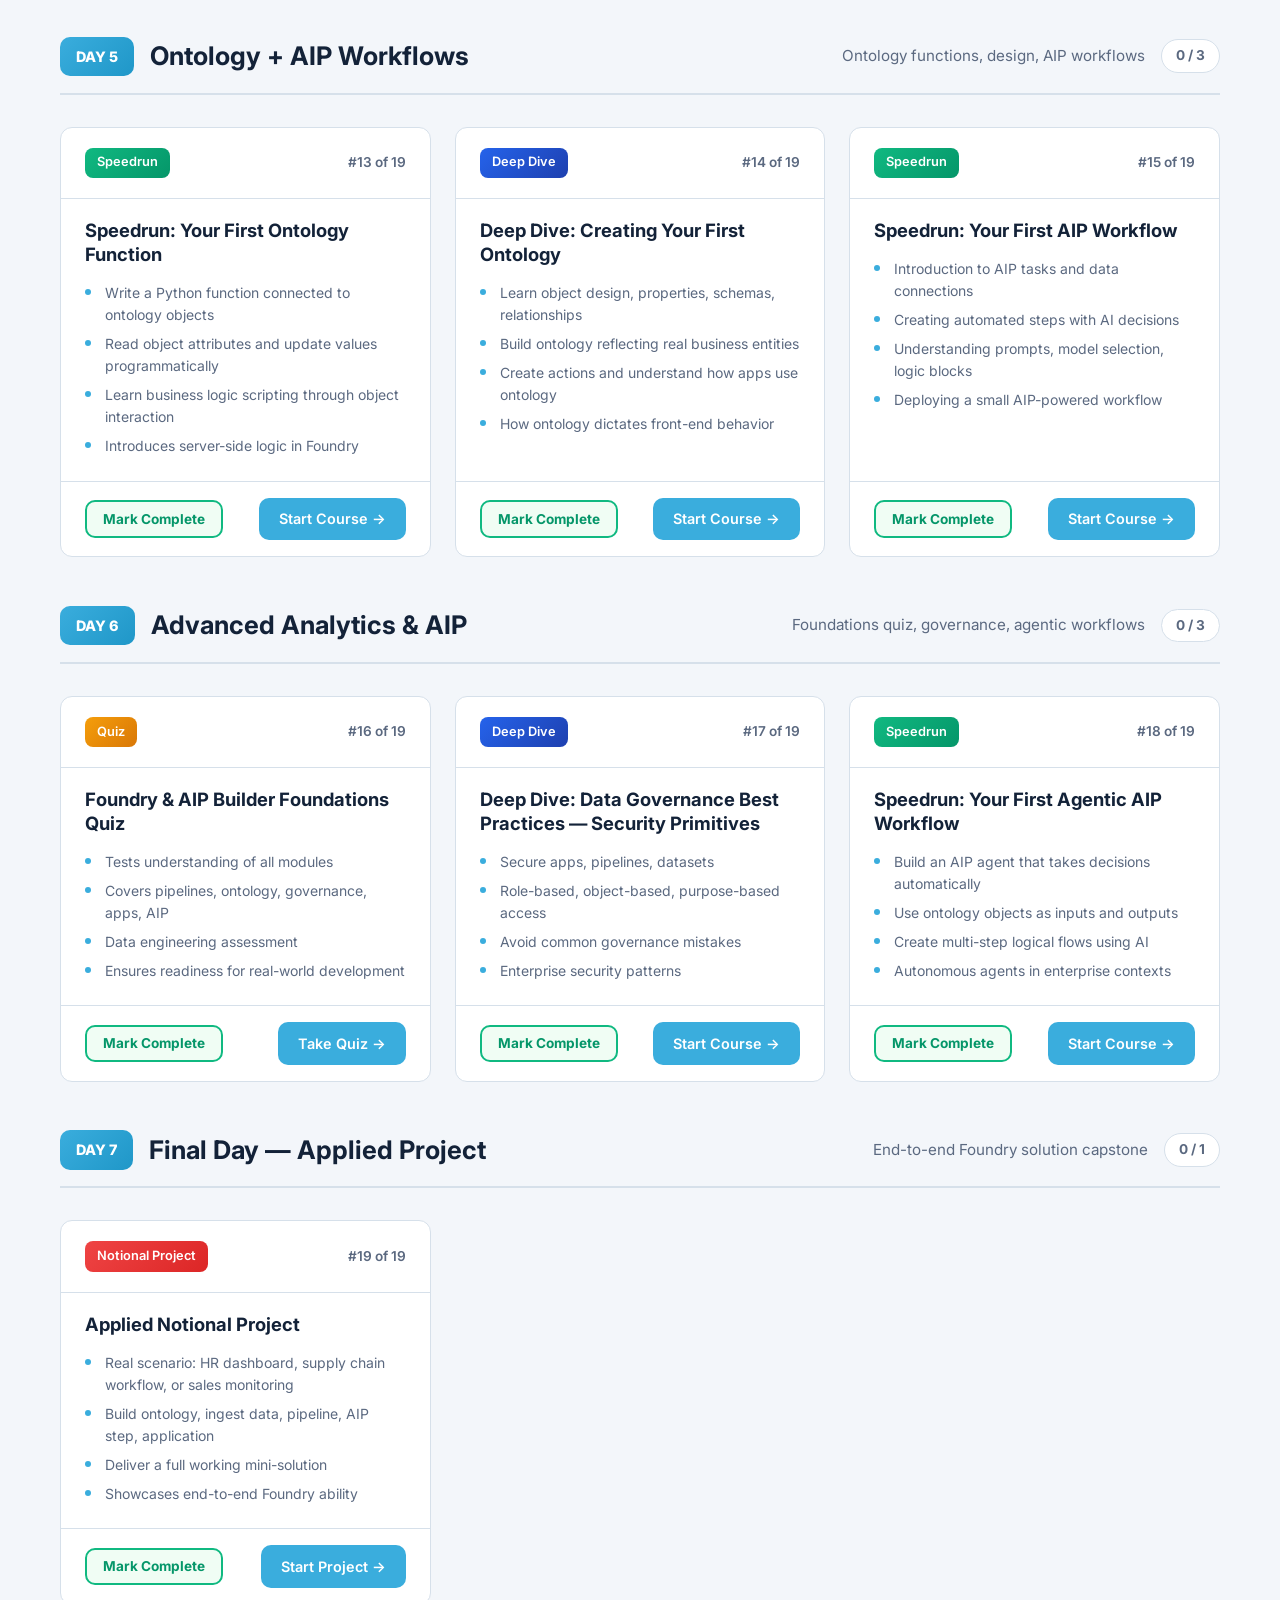
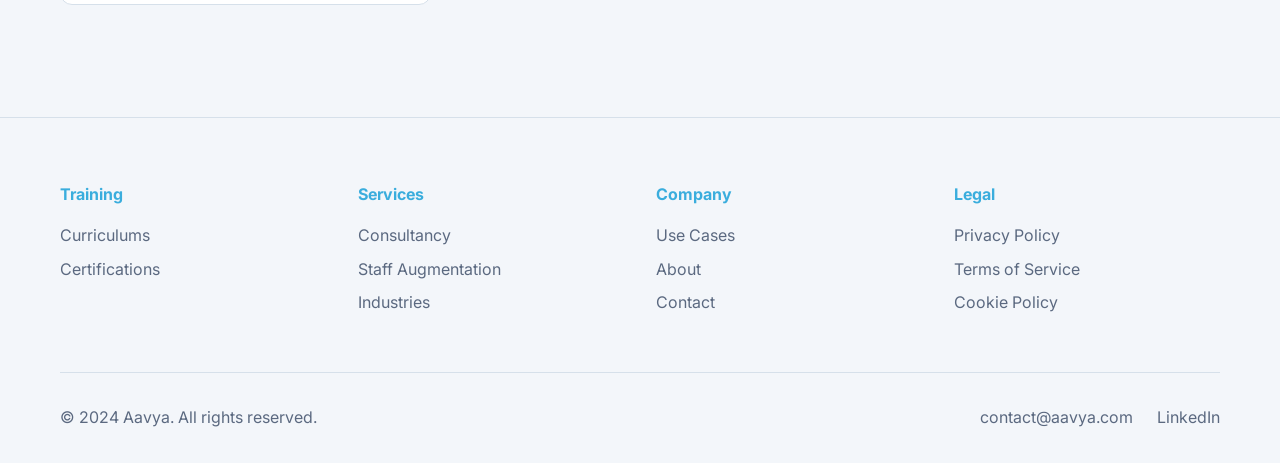
<file: curriculums.html>
<!DOCTYPE html>
<html lang="en">
<head>
    <meta charset="UTF-8">
    <link rel="preconnect" href="https://fonts.googleapis.com">
    <link rel="preconnect" href="https://fonts.gstatic.com" crossorigin>
    <link href="https://fonts.googleapis.com/css2?family=Inter:wght@400;500;600;700;800&family=JetBrains+Mono:wght@400;500&display=swap" rel="stylesheet">
    <meta name="viewport" content="width=device-width, initial-scale=1.0">
    <title>Training Curriculums - Aavya | Palantir Foundry Training</title>
    <link rel="stylesheet" href="css/styles.css">
    <link rel="stylesheet" href="css/curriculums.css">
</head>
<body>
    <!-- Navigation -->
    <nav class="navbar">
        <div class="container">
            <div class="nav-content">
                <div class="logo">
                    <a href="index.html"><img src="logo-aavya.png" alt="Aavya" class="logo-img"></a>
                </div>
                <div class="nav-links">
                    <div class="nav-item dropdown">
                        <a href="#" class="nav-link">Training <span class="dropdown-arrow">&#9660;</span></a>
                        <div class="dropdown-content">
                            <a href="curriculums.html" class="dropdown-item">
                                <strong>Curriculums</strong>
                                <span class="dropdown-desc">Role-based certification paths</span>
                            </a>
                            <a href="certifications.html" class="dropdown-item">
                                <strong>Certifications</strong>
                                <span class="dropdown-desc">Professional credentials</span>
                            </a>
                        </div>
                    </div>
                    <div class="nav-item dropdown">
                        <a href="#" class="nav-link">Services <span class="dropdown-arrow">&#9660;</span></a>
                        <div class="dropdown-content">
                            <a href="index.html#services" class="dropdown-item">
                                <strong>Consultancy</strong>
                                <span class="dropdown-desc">Strategic guidance and implementation</span>
                            </a>
                            <a href="index.html#services" class="dropdown-item">
                                <strong>Staff Augmentation</strong>
                                <span class="dropdown-desc">Expert talent solutions</span>
                            </a>
                        </div>
                    </div>
                    <div class="nav-item">
                        <a href="use-cases.html" class="nav-link">Use Cases</a>
                    </div>
                    <!-- Team nav disabled
                    <div class="nav-item">
                        <a href="team.html" class="nav-link">Team</a>
                    </div>
                    -->
                    <div class="nav-item">
                        <a href="index.html#about" class="nav-link">About</a>
                    </div>
                    <div class="nav-item">
                        <a href="index.html#contact" class="nav-link">Contact</a>
                    </div>
                </div>
                <button class="mobile-menu-btn">&#9776;</button>
            </div>
        </div>
    </nav>

    <!-- Hero Section -->
    <section class="curriculums-hero">
        <div class="container">
            <div class="breadcrumb">
                <a href="index.html">Home</a> / <span>Training</span>
            </div>
            <h1 class="page-title">Palantir Foundry Training</h1>
            <p class="page-subtitle">Master Palantir Foundry through our structured 7-day training journey with 23 linked courses, plus role-based certification paths for every skill level.</p>
        </div>
    </section>

    <!-- 7-Day Training Journey Timeline -->
    <section id="seven-day" class="training-journey">
        <div class="container">
            <h2 class="section-title" style="margin-bottom: 0.5rem;">7-Day Training Journey</h2>
            <p class="section-subtitle" style="margin-bottom: 0;">23 Palantir courses across 7 intensive days</p>
            <div class="journey-timeline">
                <div class="journey-day active" data-day="1">
                    <div class="day-circle">1</div>
                    <div class="day-label">Day 1</div>
                    <div class="day-topic">Foundations</div>
                    <div class="day-count">3 courses</div>
                </div>
                <div class="journey-day" data-day="2">
                    <div class="day-circle">2</div>
                    <div class="day-label">Day 2</div>
                    <div class="day-topic">Developer Basics</div>
                    <div class="day-count">3 courses</div>
                </div>
                <div class="journey-day" data-day="3">
                    <div class="day-circle">3</div>
                    <div class="day-label">Day 3</div>
                    <div class="day-topic">Data Engineering</div>
                    <div class="day-count">3 courses</div>
                </div>
                <div class="journey-day" data-day="4">
                    <div class="day-circle">4</div>
                    <div class="day-label">Day 4</div>
                    <div class="day-topic">Analytics + DS</div>
                    <div class="day-count">3 courses</div>
                </div>
                <div class="journey-day" data-day="5">
                    <div class="day-circle">5</div>
                    <div class="day-label">Day 5</div>
                    <div class="day-topic">Ontology + AIP</div>
                    <div class="day-count">3 courses</div>
                </div>
                <div class="journey-day" data-day="6">
                    <div class="day-circle">6</div>
                    <div class="day-label">Day 6</div>
                    <div class="day-topic">Advanced + Quiz</div>
                    <div class="day-count">3 courses</div>
                </div>
                <div class="journey-day" data-day="7">
                    <div class="day-circle">7</div>
                    <div class="day-label">Day 7</div>
                    <div class="day-topic">Final Project</div>
                    <div class="day-count">1 project</div>
                </div>
            </div>

            <!-- Overall Progress Bar -->
            <div class="overall-progress">
                <div class="overall-progress-header">
                    <span class="overall-progress-label">&#127891; 7-Day Training Progress</span>
                    <span class="overall-progress-count" id="overall-count">0 of 19 courses complete</span>
                </div>
                <div class="overall-progress-track">
                    <div class="overall-progress-fill" id="overall-fill" style="width:0%"></div>
                </div>
                <div class="overall-progress-footer">
                    <span id="overall-pct">0% complete</span>
                    <button class="btn-reset-progress" id="btn-reset">Reset Progress</button>
                </div>
            </div>
        </div>
    </section>

    <!-- 7-Day Course Listing -->
    <section class="curriculums-listing">
        <div class="container">

            <!-- DAY 1 -->
            <div class="day-section" id="day-1">
                <div class="day-header">
                    <span class="day-badge">DAY 1</span>
                    <h2>Foundations</h2>
                    <span class="day-desc">Scoping use cases, platform intro, first workflow</span>
                    <div class="day-progress-pill" id="day-1-progress"><span class="day-progress-done">0</span> / 3</div>
                </div>
                <div class="course-grid">
                    <div class="course-card" data-course-id="1">
                        <div class="course-card-header">
                            <span class="course-type-badge badge-deep-dive">Deep Dive</span>
                            <span class="course-number">#1 of 19</span>
                        </div>
                        <div class="course-card-body">
                            <h3>Scoping Use Cases for Foundry &amp; AIP</h3>
                            <ul class="course-topics">
                                <li>Think in terms of enterprise problems and data solutions</li>
                                <li>Map current processes and identify gaps</li>
                                <li>Convert real-world scenarios into Foundry use cases</li>
                                <li>Understand stakeholders, data sources, pain points</li>
                            </ul>
                        </div>
                        <div class="course-card-footer">
                            <button class="btn-mark-complete">Mark Complete</button>
                            <a href="https://aavya.palantirfoundry.com/workspace/carbon/ri.carbon.main.workspace.68032360-0303-4164-a507-81a542dc7f3c/home" target="_blank" class="course-link">Start Course &rarr;</a>
                        </div>
                    </div>
                    <div class="course-card" data-course-id="2">
                        <div class="course-card-header">
                            <span class="course-type-badge badge-deep-dive">Deep Dive</span>
                            <span class="course-number">#2 of 19</span>
                        </div>
                        <div class="course-card-body">
                            <h3>Introduction to Foundry &amp; AIP for Enterprise Organizations</h3>
                            <ul class="course-topics">
                                <li>What Foundry solves: data integration, governance, operational AI</li>
                                <li>Connection between Foundry and business operations</li>
                                <li>Real-world examples from aviation, manufacturing, finance</li>
                                <li>Introduction to AIP and how it enhances workflows</li>
                            </ul>
                        </div>
                        <div class="course-card-footer">
                            <button class="btn-mark-complete">Mark Complete</button>
                            <a href="https://aavya.palantirfoundry.com/workspace/carbon/ri.carbon.main.workspace.68032360-0303-4164-a507-81a542dc7f3c/home" target="_blank" class="course-link">Start Course &rarr;</a>
                        </div>
                    </div>
                    <div class="course-card" data-course-id="3">
                        <div class="course-card-header">
                            <span class="course-type-badge badge-speedrun">Speedrun</span>
                            <span class="course-number">#3 of 19</span>
                        </div>
                        <div class="course-card-body">
                            <h3>Speedrun: Your First End-to-End Workflow</h3>
                            <ul class="course-topics">
                                <li>Import raw dataset, clean, transform, build pipeline</li>
                                <li>Understand pipeline steps, schema, validations, scheduling</li>
                                <li>Publish outputs to other layers</li>
                                <li>Check logs, troubleshoot, and fix broken steps</li>
                            </ul>
                        </div>
                        <div class="course-card-footer">
                            <button class="btn-mark-complete">Mark Complete</button>
                            <a href="https://aavya.palantirfoundry.com/workspace/carbon/ri.carbon.main.workspace.68032360-0303-4164-a507-81a542dc7f3c/home" target="_blank" class="course-link">Start Course &rarr;</a>
                        </div>
                    </div>
                </div>
            </div>

            <!-- DAY 2 -->
            <div class="day-section" id="day-2">
                <div class="day-header">
                    <span class="day-badge">DAY 2</span>
                    <h2>Developer Basics</h2>
                    <span class="day-desc">Data connections, first application, process mining</span>
                    <div class="day-progress-pill" id="day-2-progress"><span class="day-progress-done">0</span> / 3</div>
                </div>
                <div class="course-grid">
                    <div class="course-card" data-course-id="4">
                        <div class="course-card-header">
                            <span class="course-type-badge badge-deep-dive">Deep Dive</span>
                            <span class="course-number">#4 of 19</span>
                        </div>
                        <div class="course-card-body">
                            <h3>Deep Dive: Creating Your First Data Connection</h3>
                            <ul class="course-topics">
                                <li>Connect databases, cloud storage, APIs</li>
                                <li>Authentication and secure credential management</li>
                                <li>Configure sync schedules and data quality checks</li>
                                <li>Monitor ingestion performance and failure triggers</li>
                            </ul>
                        </div>
                        <div class="course-card-footer">
                            <button class="btn-mark-complete">Mark Complete</button>
                            <a href="https://aavya.palantirfoundry.com/workspace/carbon/ri.carbon.main.workspace.68032360-0303-4164-a507-81a542dc7f3c/home" target="_blank" class="course-link">Start Course &rarr;</a>
                        </div>
                    </div>
                    <div class="course-card" data-course-id="5">
                        <div class="course-card-header">
                            <span class="course-type-badge badge-deep-dive">Deep Dive</span>
                            <span class="course-number">#5 of 19</span>
                        </div>
                        <div class="course-card-body">
                            <h3>Deep Dive: Building Your First Application</h3>
                            <ul class="course-topics">
                                <li>Build a Workshop application</li>
                                <li>Add buttons, inputs, lists, detail views</li>
                                <li>Connect the app to ontology objects</li>
                                <li>Build UI workflows for business operations</li>
                            </ul>
                        </div>
                        <div class="course-card-footer">
                            <button class="btn-mark-complete">Mark Complete</button>
                            <a href="https://aavya.palantirfoundry.com/workspace/carbon/ri.carbon.main.workspace.68032360-0303-4164-a507-81a542dc7f3c/home" target="_blank" class="course-link">Start Course &rarr;</a>
                        </div>
                    </div>
                    <div class="course-card" data-course-id="6">
                        <div class="course-card-header">
                            <span class="course-type-badge badge-speedrun">Speedrun</span>
                            <span class="course-number">#6 of 19</span>
                        </div>
                        <div class="course-card-body">
                            <h3>Speedrun: Mining Your First Business Process</h3>
                            <ul class="course-topics">
                                <li>Use Machinery to visualize process timelines</li>
                                <li>Identify bottlenecks, inefficiencies, cycle times</li>
                                <li>Learn process mining concepts inside Foundry</li>
                                <li>Build insights using real process event logs</li>
                            </ul>
                        </div>
                        <div class="course-card-footer">
                            <button class="btn-mark-complete">Mark Complete</button>
                            <a href="https://aavya.palantirfoundry.com/workspace/carbon/ri.carbon.main.workspace.68032360-0303-4164-a507-81a542dc7f3c/home" target="_blank" class="course-link">Start Course &rarr;</a>
                        </div>
                    </div>
                </div>
            </div>

            <!-- DAY 3 -->
            <div class="day-section" id="day-3">
                <div class="day-header">
                    <span class="day-badge">DAY 3</span>
                    <h2>Data Engineering</h2>
                    <span class="day-desc">Pipelines, code repositories, data protection</span>
                    <div class="day-progress-pill" id="day-3-progress"><span class="day-progress-done">0</span> / 3</div>
                </div>
                <div class="course-grid">
                    <div class="course-card" data-course-id="7">
                        <div class="course-card-header">
                            <span class="course-type-badge badge-deep-dive">Deep Dive</span>
                            <span class="course-number">#7 of 19</span>
                        </div>
                        <div class="course-card-body">
                            <h3>Deep Dive: Building Your First Pipeline</h3>
                            <ul class="course-topics">
                                <li>Detailed pipeline structure, transforms, dependencies</li>
                                <li>Schema enforcement, type conversion, data validation</li>
                                <li>Scheduling, auto-refresh, event triggers</li>
                                <li>Troubleshooting and fixing failing steps</li>
                            </ul>
                        </div>
                        <div class="course-card-footer">
                            <button class="btn-mark-complete">Mark Complete</button>
                            <a href="https://aavya.palantirfoundry.com/workspace/carbon/ri.carbon.main.workspace.68032360-0303-4164-a507-81a542dc7f3c/home" target="_blank" class="course-link">Start Course &rarr;</a>
                        </div>
                    </div>
                    <div class="course-card" data-course-id="8">
                        <div class="course-card-header">
                            <span class="course-type-badge badge-deep-dive">Deep Dive</span>
                            <span class="course-number">#8 of 19</span>
                        </div>
                        <div class="course-card-body">
                            <h3>Deep Dive: Transforming Data with Code Repositories</h3>
                            <ul class="course-topics">
                                <li>Introduction to reusable code modules</li>
                                <li>Version control: commits, branches, approvals</li>
                                <li>Creating shared logic for multiple pipelines</li>
                                <li>Structure of enterprise-level codebases</li>
                            </ul>
                        </div>
                        <div class="course-card-footer">
                            <button class="btn-mark-complete">Mark Complete</button>
                            <a href="https://aavya.palantirfoundry.com/workspace/carbon/ri.carbon.main.workspace.68032360-0303-4164-a507-81a542dc7f3c/home" target="_blank" class="course-link">Start Course &rarr;</a>
                        </div>
                    </div>
                    <div class="course-card" data-course-id="9">
                        <div class="course-card-header">
                            <span class="course-type-badge badge-deep-dive">Deep Dive</span>
                            <span class="course-number">#9 of 19</span>
                        </div>
                        <div class="course-card-body">
                            <h3>Deep Dive: Data Protection Tools in Foundry</h3>
                            <ul class="course-topics">
                                <li>Markings, access levels, row-level security</li>
                                <li>Purpose-based access controls</li>
                                <li>Data lineage and approvals</li>
                                <li>Compliance and audit-readiness</li>
                            </ul>
                        </div>
                        <div class="course-card-footer">
                            <button class="btn-mark-complete">Mark Complete</button>
                            <a href="https://aavya.palantirfoundry.com/workspace/carbon/ri.carbon.main.workspace.68032360-0303-4164-a507-81a542dc7f3c/home" target="_blank" class="course-link">Start Course &rarr;</a>
                        </div>
                    </div>
                </div>
            </div>

            <!-- DAY 4 -->
            <div class="day-section" id="day-4">
                <div class="day-header">
                    <span class="day-badge">DAY 4</span>
                    <h2>Analytics + Data Science</h2>
                    <span class="day-desc">Contour, Quiver, data science fundamentals</span>
                    <div class="day-progress-pill" id="day-4-progress"><span class="day-progress-done">0</span> / 3</div>
                </div>
                <div class="course-grid">
                    <div class="course-card" data-course-id="10">
                        <div class="course-card-header">
                            <span class="course-type-badge badge-deep-dive">Deep Dive</span>
                            <span class="course-number">#10 of 19</span>
                        </div>
                        <div class="course-card-body">
                            <h3>Deep Dive: Data Analysis in Contour</h3>
                            <ul class="course-topics">
                                <li>Build dashboards and charts</li>
                                <li>Apply filters, drilldowns, summaries</li>
                                <li>Create KPI panels and reports</li>
                                <li>Enable business users with no-code analytics</li>
                            </ul>
                        </div>
                        <div class="course-card-footer">
                            <button class="btn-mark-complete">Mark Complete</button>
                            <a href="https://aavya.palantirfoundry.com/workspace/carbon/ri.carbon.main.workspace.68032360-0303-4164-a507-81a542dc7f3c/home" target="_blank" class="course-link">Start Course &rarr;</a>
                        </div>
                    </div>
                    <div class="course-card" data-course-id="11">
                        <div class="course-card-header">
                            <span class="course-type-badge badge-deep-dive">Deep Dive</span>
                            <span class="course-number">#11 of 19</span>
                        </div>
                        <div class="course-card-body">
                            <h3>Deep Dive: Data Analysis in Quiver</h3>
                            <ul class="course-topics">
                                <li>Analyze data directly through ontology</li>
                                <li>Create object-level insights</li>
                                <li>Build relational summaries and hierarchical analytics</li>
                                <li>Explore data with real-world semantics</li>
                            </ul>
                        </div>
                        <div class="course-card-footer">
                            <button class="btn-mark-complete">Mark Complete</button>
                            <a href="https://aavya.palantirfoundry.com/workspace/carbon/ri.carbon.main.workspace.68032360-0303-4164-a507-81a542dc7f3c/home" target="_blank" class="course-link">Start Course &rarr;</a>
                        </div>
                    </div>
                    <div class="course-card" data-course-id="12">
                        <div class="course-card-header">
                            <span class="course-type-badge badge-speedrun">Speedrun</span>
                            <span class="course-number">#12 of 19</span>
                        </div>
                        <div class="course-card-body">
                            <h3>Speedrun: Data Science Fundamentals</h3>
                            <ul class="course-topics">
                                <li>Introduction to Code Workbook and Notebook</li>
                                <li>Feature engineering and dataset preparation</li>
                                <li>Running models, comparing experiments</li>
                                <li>Understanding how DS fits into Foundry pipelines</li>
                            </ul>
                        </div>
                        <div class="course-card-footer">
                            <button class="btn-mark-complete">Mark Complete</button>
                            <a href="https://aavya.palantirfoundry.com/workspace/carbon/ri.carbon.main.workspace.68032360-0303-4164-a507-81a542dc7f3c/home" target="_blank" class="course-link">Start Course &rarr;</a>
                        </div>
                    </div>
                </div>
            </div>

            <!-- DAY 5 -->
            <div class="day-section" id="day-5">
                <div class="day-header">
                    <span class="day-badge">DAY 5</span>
                    <h2>Ontology + AIP Workflows</h2>
                    <span class="day-desc">Ontology functions, design, AIP workflows</span>
                    <div class="day-progress-pill" id="day-5-progress"><span class="day-progress-done">0</span> / 3</div>
                </div>
                <div class="course-grid">
                    <div class="course-card" data-course-id="13">
                        <div class="course-card-header">
                            <span class="course-type-badge badge-speedrun">Speedrun</span>
                            <span class="course-number">#13 of 19</span>
                        </div>
                        <div class="course-card-body">
                            <h3>Speedrun: Your First Ontology Function</h3>
                            <ul class="course-topics">
                                <li>Write a Python function connected to ontology objects</li>
                                <li>Read object attributes and update values programmatically</li>
                                <li>Learn business logic scripting through object interaction</li>
                                <li>Introduces server-side logic in Foundry</li>
                            </ul>
                        </div>
                        <div class="course-card-footer">
                            <button class="btn-mark-complete">Mark Complete</button>
                            <a href="https://aavya.palantirfoundry.com/workspace/carbon/ri.carbon.main.workspace.68032360-0303-4164-a507-81a542dc7f3c/home" target="_blank" class="course-link">Start Course &rarr;</a>
                        </div>
                    </div>
                    <div class="course-card" data-course-id="14">
                        <div class="course-card-header">
                            <span class="course-type-badge badge-deep-dive">Deep Dive</span>
                            <span class="course-number">#14 of 19</span>
                        </div>
                        <div class="course-card-body">
                            <h3>Deep Dive: Creating Your First Ontology</h3>
                            <ul class="course-topics">
                                <li>Learn object design, properties, schemas, relationships</li>
                                <li>Build ontology reflecting real business entities</li>
                                <li>Create actions and understand how apps use ontology</li>
                                <li>How ontology dictates front-end behavior</li>
                            </ul>
                        </div>
                        <div class="course-card-footer">
                            <button class="btn-mark-complete">Mark Complete</button>
                            <a href="https://aavya.palantirfoundry.com/workspace/carbon/ri.carbon.main.workspace.68032360-0303-4164-a507-81a542dc7f3c/home" target="_blank" class="course-link">Start Course &rarr;</a>
                        </div>
                    </div>
                    <div class="course-card" data-course-id="15">
                        <div class="course-card-header">
                            <span class="course-type-badge badge-speedrun">Speedrun</span>
                            <span class="course-number">#15 of 19</span>
                        </div>
                        <div class="course-card-body">
                            <h3>Speedrun: Your First AIP Workflow</h3>
                            <ul class="course-topics">
                                <li>Introduction to AIP tasks and data connections</li>
                                <li>Creating automated steps with AI decisions</li>
                                <li>Understanding prompts, model selection, logic blocks</li>
                                <li>Deploying a small AIP-powered workflow</li>
                            </ul>
                        </div>
                        <div class="course-card-footer">
                            <button class="btn-mark-complete">Mark Complete</button>
                            <a href="https://aavya.palantirfoundry.com/workspace/carbon/ri.carbon.main.workspace.68032360-0303-4164-a507-81a542dc7f3c/home" target="_blank" class="course-link">Start Course &rarr;</a>
                        </div>
                    </div>
                </div>
            </div>

            <!-- DAY 6 -->
            <div class="day-section" id="day-6">
                <div class="day-header">
                    <span class="day-badge">DAY 6</span>
                    <h2>Advanced Analytics &amp; AIP</h2>
                    <span class="day-desc">Foundations quiz, governance, agentic workflows</span>
                    <div class="day-progress-pill" id="day-6-progress"><span class="day-progress-done">0</span> / 3</div>
                </div>
                <div class="course-grid">
                    <div class="course-card" data-course-id="16">
                        <div class="course-card-header">
                            <span class="course-type-badge badge-quiz">Quiz</span>
                            <span class="course-number">#16 of 19</span>
                        </div>
                        <div class="course-card-body">
                            <h3>Foundry &amp; AIP Builder Foundations Quiz</h3>
                            <ul class="course-topics">
                                <li>Tests understanding of all modules</li>
                                <li>Covers pipelines, ontology, governance, apps, AIP</li>
                                <li>Data engineering assessment</li>
                                <li>Ensures readiness for real-world development</li>
                            </ul>
                        </div>
                        <div class="course-card-footer">
                            <button class="btn-mark-complete">Mark Complete</button>
                            <a href="https://aavya.palantirfoundry.com/workspace/carbon/ri.carbon.main.workspace.68032360-0303-4164-a507-81a542dc7f3c/home" target="_blank" class="course-link">Take Quiz &rarr;</a>
                        </div>
                    </div>
                    <div class="course-card" data-course-id="17">
                        <div class="course-card-header">
                            <span class="course-type-badge badge-deep-dive">Deep Dive</span>
                            <span class="course-number">#17 of 19</span>
                        </div>
                        <div class="course-card-body">
                            <h3>Deep Dive: Data Governance Best Practices &mdash; Security Primitives</h3>
                            <ul class="course-topics">
                                <li>Secure apps, pipelines, datasets</li>
                                <li>Role-based, object-based, purpose-based access</li>
                                <li>Avoid common governance mistakes</li>
                                <li>Enterprise security patterns</li>
                            </ul>
                        </div>
                        <div class="course-card-footer">
                            <button class="btn-mark-complete">Mark Complete</button>
                            <a href="https://aavya.palantirfoundry.com/workspace/carbon/ri.carbon.main.workspace.68032360-0303-4164-a507-81a542dc7f3c/home" target="_blank" class="course-link">Start Course &rarr;</a>
                        </div>
                    </div>
                    <div class="course-card" data-course-id="18">
                        <div class="course-card-header">
                            <span class="course-type-badge badge-speedrun">Speedrun</span>
                            <span class="course-number">#18 of 19</span>
                        </div>
                        <div class="course-card-body">
                            <h3>Speedrun: Your First Agentic AIP Workflow</h3>
                            <ul class="course-topics">
                                <li>Build an AIP agent that takes decisions automatically</li>
                                <li>Use ontology objects as inputs and outputs</li>
                                <li>Create multi-step logical flows using AI</li>
                                <li>Autonomous agents in enterprise contexts</li>
                            </ul>
                        </div>
                        <div class="course-card-footer">
                            <button class="btn-mark-complete">Mark Complete</button>
                            <a href="https://aavya.palantirfoundry.com/workspace/carbon/ri.carbon.main.workspace.68032360-0303-4164-a507-81a542dc7f3c/home" target="_blank" class="course-link">Start Course &rarr;</a>
                        </div>
                    </div>
                </div>
            </div>

            <!-- DAY 7 -->
            <div class="day-section" id="day-7">
                <div class="day-header">
                    <span class="day-badge">DAY 7</span>
                    <h2>Final Day &mdash; Applied Project</h2>
                    <span class="day-desc">End-to-end Foundry solution capstone</span>
                    <div class="day-progress-pill" id="day-7-progress"><span class="day-progress-done">0</span> / 1</div>
                </div>
                <div class="course-grid">
                    <div class="course-card" data-course-id="19">
                        <div class="course-card-header">
                            <span class="course-type-badge badge-notional">Notional Project</span>
                            <span class="course-number">#19 of 19</span>
                        </div>
                        <div class="course-card-body">
                            <h3>Applied Notional Project</h3>
                            <ul class="course-topics">
                                <li>Real scenario: HR dashboard, supply chain workflow, or sales monitoring</li>
                                <li>Build ontology, ingest data, pipeline, AIP step, application</li>
                                <li>Deliver a full working mini-solution</li>
                                <li>Showcases end-to-end Foundry ability</li>
                            </ul>
                        </div>
                        <div class="course-card-footer">
                            <button class="btn-mark-complete">Mark Complete</button>
                            <a href="https://aavya.palantirfoundry.com/workspace/carbon/ri.carbon.main.workspace.68032360-0303-4164-a507-81a542dc7f3c/home" target="_blank" class="course-link">Start Project &rarr;</a>
                        </div>
                    </div>
                </div>
            </div>
        </div>
    </section>


    <!-- Footer -->
    <footer class="footer">
        <div class="container">
            <div class="footer-content">
                <div class="footer-section">
                    <h4>Training</h4>
                    <ul>
                        <li><a href="curriculums.html">Curriculums</a></li>
                        <li><a href="certifications.html">Certifications</a></li>
                    </ul>
                </div>
                <div class="footer-section">
                    <h4>Services</h4>
                    <ul>
                        <li><a href="index.html#services">Consultancy</a></li>
                        <li><a href="index.html#services">Staff Augmentation</a></li>
                        <li><a href="index.html#industries">Industries</a></li>
                    </ul>
                </div>
                <div class="footer-section">
                    <h4>Company</h4>
                    <ul>
                        <li><a href="use-cases.html">Use Cases</a></li>
                        <!-- <li><a href="team.html">Team</a></li> -->
                        <li><a href="index.html#about">About</a></li>
                        <li><a href="index.html#contact">Contact</a></li>
                    </ul>
                </div>
                <div class="footer-section">
                    <h4>Legal</h4>
                    <ul>
                        <li><a href="#">Privacy Policy</a></li>
                        <li><a href="#">Terms of Service</a></li>
                        <li><a href="#">Cookie Policy</a></li>
                    </ul>
                </div>
            </div>
            <div class="footer-bottom">
                <p>&copy; 2024 Aavya. All rights reserved.</p>
                <div class="footer-social">
                    <a href="mailto:contact@aavya.com">contact@aavya.com</a>
                    <a href="#">LinkedIn</a>
                </div>
            </div>
        </div>
    </footer>

    <script src="js/script.js"></script>
    <script src="js/curriculums.js"></script>
</body>
</html>
</file>
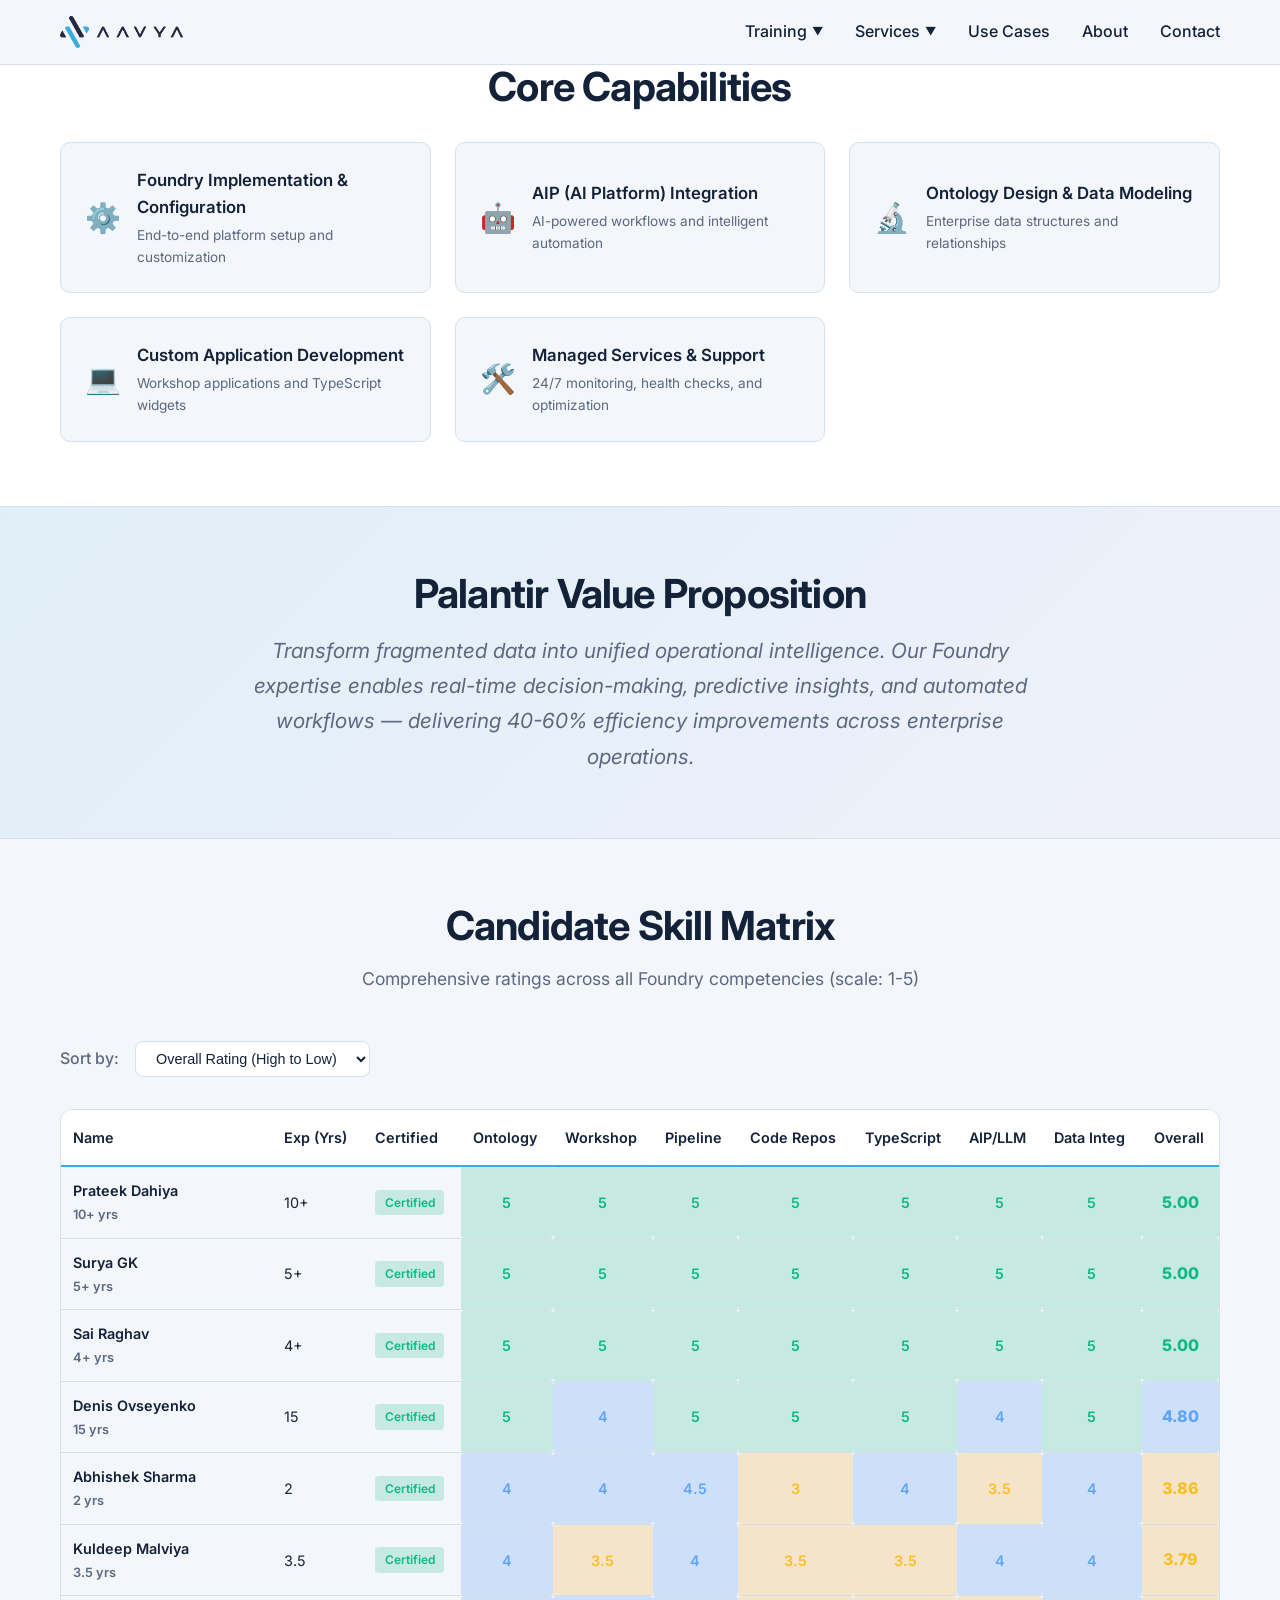
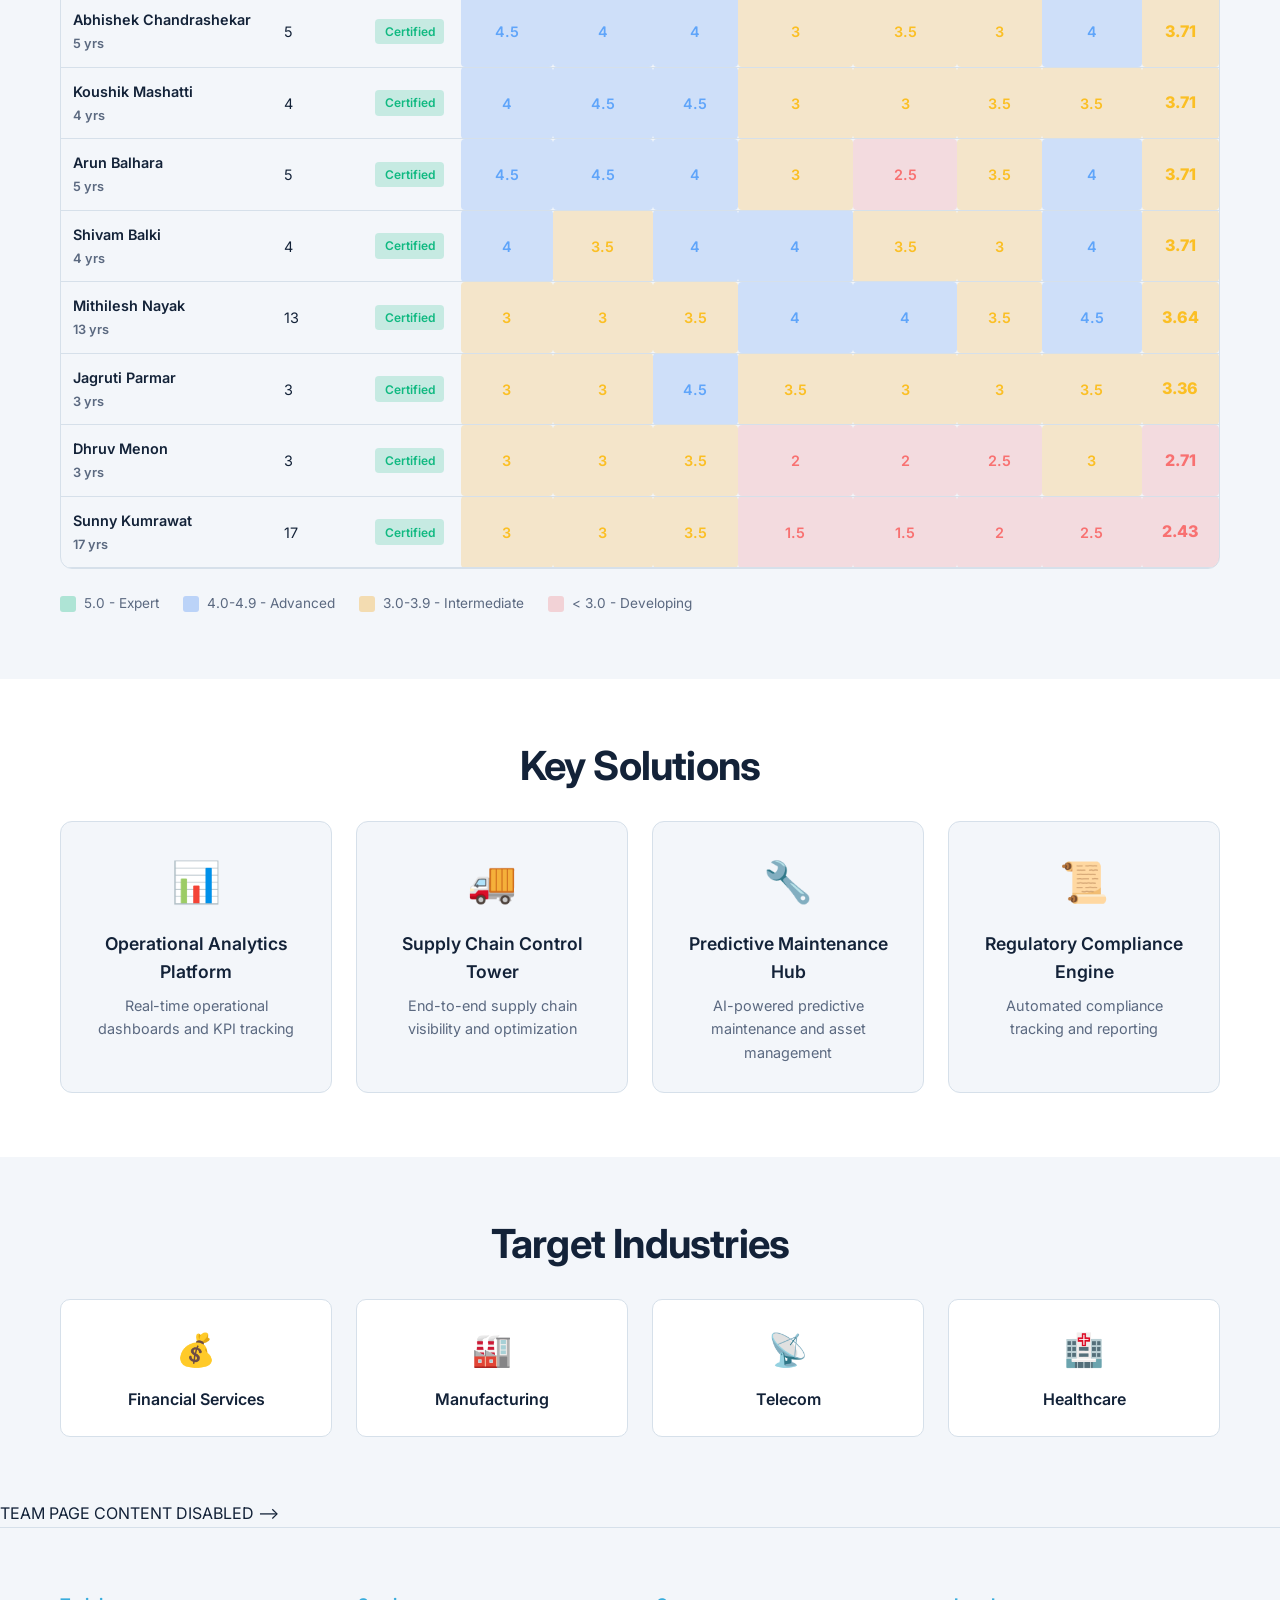
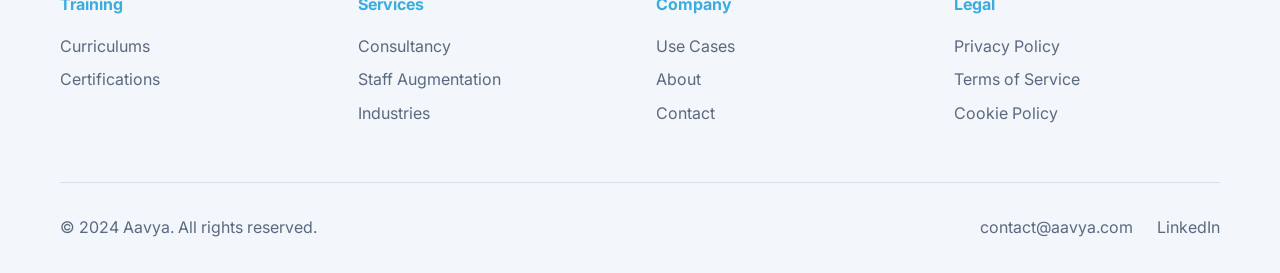
<file: team.html>
<!DOCTYPE html>
<html lang="en">
<head>
    <meta charset="UTF-8">
    <link rel="preconnect" href="https://fonts.googleapis.com">
    <link rel="preconnect" href="https://fonts.gstatic.com" crossorigin>
    <link href="https://fonts.googleapis.com/css2?family=Inter:wght@400;500;600;700;800&family=JetBrains+Mono:wght@400;500&display=swap" rel="stylesheet">
    <meta name="viewport" content="width=device-width, initial-scale=1.0">
    <title>Team - Aavya | Palantir Practice Specialists</title>
    <link rel="stylesheet" href="css/styles.css">
    <link rel="stylesheet" href="css/team.css">
</head>
<body>
    <!-- Navigation -->
    <nav class="navbar">
        <div class="container">
            <div class="nav-content">
                <div class="logo">
                    <a href="index.html"><img src="logo-aavya.png" alt="Aavya" class="logo-img"></a>
                </div>
                <div class="nav-links">
                    <div class="nav-item dropdown">
                        <a href="#" class="nav-link">Training <span class="dropdown-arrow">&#9660;</span></a>
                        <div class="dropdown-content">
                            <a href="curriculums.html" class="dropdown-item">
                                <strong>Curriculums</strong>
                                <span class="dropdown-desc">Role-based certification paths</span>
                            </a>
                            <a href="certifications.html" class="dropdown-item">
                                <strong>Certifications</strong>
                                <span class="dropdown-desc">Professional credentials</span>
                            </a>
                        </div>
                    </div>
                    <div class="nav-item dropdown">
                        <a href="#" class="nav-link">Services <span class="dropdown-arrow">&#9660;</span></a>
                        <div class="dropdown-content">
                            <a href="index.html#services" class="dropdown-item">
                                <strong>Consultancy</strong>
                                <span class="dropdown-desc">Strategic guidance and implementation</span>
                            </a>
                            <a href="index.html#services" class="dropdown-item">
                                <strong>Staff Augmentation</strong>
                                <span class="dropdown-desc">Expert talent solutions</span>
                            </a>
                        </div>
                    </div>
                    <div class="nav-item">
                        <a href="use-cases.html" class="nav-link">Use Cases</a>
                    </div>
                    <!-- Team nav disabled
                    <div class="nav-item">
                        <a href="team.html" class="nav-link">Team</a>
                    </div>
                    -->
                    <div class="nav-item">
                        <a href="index.html#about" class="nav-link">About</a>
                    </div>
                    <div class="nav-item">
                        <a href="index.html#contact" class="nav-link">Contact</a>
                    </div>
                </div>
                <button class="mobile-menu-btn">&#9776;</button>
            </div>
        </div>
    </nav>

    <!-- TEAM PAGE CONTENT DISABLED
    <section class="page-hero">
        <div class="container">
            <div class="breadcrumb">
                <a href="index.html">Home</a> / <span>Team</span>
            </div>
            <h1 class="page-title">Palantir Practice</h1>
            <p class="page-subtitle">Foundry expertise transforming data into operational excellence</p>
            <div class="practice-highlights">
                <div class="highlight-item">
                    <div class="highlight-number">16</div>
                    <div class="highlight-label">Palantir Specialists</div>
                </div>
                <div class="highlight-item">
                    <div class="highlight-number">10+</div>
                    <div class="highlight-label">Implementations</div>
                </div>
                <div class="highlight-item">
                    <div class="highlight-number">3</div>
                    <div class="highlight-label">Industry Verticals</div>
                </div>
            </div>
        </div>
    </section>

    <!-- Core Capabilities -->
    <section class="capabilities">
        <div class="container">
            <h2 class="section-title">Core Capabilities</h2>
            <div class="capabilities-grid">
                <div class="capability-item">
                    <div class="capability-icon">&#9881;&#65039;</div>
                    <div>
                        <h3>Foundry Implementation &amp; Configuration</h3>
                        <p>End-to-end platform setup and customization</p>
                    </div>
                </div>
                <div class="capability-item">
                    <div class="capability-icon">&#129302;</div>
                    <div>
                        <h3>AIP (AI Platform) Integration</h3>
                        <p>AI-powered workflows and intelligent automation</p>
                    </div>
                </div>
                <div class="capability-item">
                    <div class="capability-icon">&#128300;</div>
                    <div>
                        <h3>Ontology Design &amp; Data Modeling</h3>
                        <p>Enterprise data structures and relationships</p>
                    </div>
                </div>
                <div class="capability-item">
                    <div class="capability-icon">&#128187;</div>
                    <div>
                        <h3>Custom Application Development</h3>
                        <p>Workshop applications and TypeScript widgets</p>
                    </div>
                </div>
                <div class="capability-item">
                    <div class="capability-icon">&#128736;&#65039;</div>
                    <div>
                        <h3>Managed Services &amp; Support</h3>
                        <p>24/7 monitoring, health checks, and optimization</p>
                    </div>
                </div>
            </div>
        </div>
    </section>

    <!-- Value Proposition Banner -->
    <section class="value-banner">
        <div class="container">
            <h2 class="section-title">Palantir Value Proposition</h2>
            <blockquote>Transform fragmented data into unified operational intelligence. Our Foundry expertise enables real-time decision-making, predictive insights, and automated workflows &mdash; delivering 40-60% efficiency improvements across enterprise operations.</blockquote>
        </div>
    </section>

    <!-- Skill Matrix -->
    <section class="skill-matrix-section">
        <div class="container">
            <h2 class="section-title">Candidate Skill Matrix</h2>
            <p class="section-subtitle">Comprehensive ratings across all Foundry competencies (scale: 1-5)</p>

            <div class="matrix-controls">
                <label for="sort-select">Sort by:</label>
                <select id="sort-select">
                    <option value="overall-desc">Overall Rating (High to Low)</option>
                    <option value="overall-asc">Overall Rating (Low to High)</option>
                    <option value="name-asc">Name (A-Z)</option>
                    <option value="exp-desc">Experience (High to Low)</option>
                    <option value="ontology-desc">Ontology</option>
                    <option value="workshop-desc">Workshop</option>
                    <option value="pipeline-desc">Pipeline</option>
                    <option value="coderepos-desc">Code Repos</option>
                    <option value="typescript-desc">TypeScript</option>
                    <option value="aip-desc">AIP/LLM</option>
                    <option value="dataInteg-desc">Data Integration</option>
                </select>
            </div>

            <div class="matrix-wrapper">
                <table class="skill-matrix" id="skill-matrix">
                    <thead>
                        <tr>
                            <th>Name</th>
                            <th>Exp (Yrs)</th>
                            <th>Certified</th>
                            <th>Ontology</th>
                            <th>Workshop</th>
                            <th>Pipeline</th>
                            <th>Code Repos</th>
                            <th>TypeScript</th>
                            <th>AIP/LLM</th>
                            <th>Data Integ</th>
                            <th>Overall</th>
                        </tr>
                    </thead>
                    <tbody id="matrix-body">
                    </tbody>
                </table>
            </div>

            <div class="matrix-legend">
                <div class="legend-item"><div class="legend-color legend-green"></div> 5.0 - Expert</div>
                <div class="legend-item"><div class="legend-color legend-blue"></div> 4.0-4.9 - Advanced</div>
                <div class="legend-item"><div class="legend-color legend-yellow"></div> 3.0-3.9 - Intermediate</div>
                <div class="legend-item"><div class="legend-color legend-orange"></div> &lt; 3.0 - Developing</div>
            </div>
        </div>
    </section>

    <!-- Key Solutions -->
    <section class="solutions-section">
        <div class="container">
            <h2 class="section-title">Key Solutions</h2>
            <div class="solutions-grid">
                <div class="solution-card">
                    <div class="solution-icon">&#128202;</div>
                    <h3>Operational Analytics Platform</h3>
                    <p>Real-time operational dashboards and KPI tracking</p>
                </div>
                <div class="solution-card">
                    <div class="solution-icon">&#128666;</div>
                    <h3>Supply Chain Control Tower</h3>
                    <p>End-to-end supply chain visibility and optimization</p>
                </div>
                <div class="solution-card">
                    <div class="solution-icon">&#128295;</div>
                    <h3>Predictive Maintenance Hub</h3>
                    <p>AI-powered predictive maintenance and asset management</p>
                </div>
                <div class="solution-card">
                    <div class="solution-icon">&#128220;</div>
                    <h3>Regulatory Compliance Engine</h3>
                    <p>Automated compliance tracking and reporting</p>
                </div>
            </div>
        </div>
    </section>

    <!-- Target Industries -->
    <section class="target-industries">
        <div class="container">
            <h2 class="section-title">Target Industries</h2>
            <div class="target-grid">
                <div class="target-card">
                    <div class="target-icon">&#128176;</div>
                    <h3>Financial Services</h3>
                </div>
                <div class="target-card">
                    <div class="target-icon">&#127981;</div>
                    <h3>Manufacturing</h3>
                </div>
                <div class="target-card">
                    <div class="target-icon">&#128225;</div>
                    <h3>Telecom</h3>
                </div>
                <div class="target-card">
                    <div class="target-icon">&#127973;</div>
                    <h3>Healthcare</h3>
                </div>
            </div>
        </div>
    </section>

    TEAM PAGE CONTENT DISABLED -->

    <!-- Footer -->
    <footer class="footer">
        <div class="container">
            <div class="footer-content">
                <div class="footer-section">
                    <h4>Training</h4>
                    <ul>
                        <li><a href="curriculums.html">Curriculums</a></li>
                        <li><a href="certifications.html">Certifications</a></li>
                    </ul>
                </div>
                <div class="footer-section">
                    <h4>Services</h4>
                    <ul>
                        <li><a href="index.html#services">Consultancy</a></li>
                        <li><a href="index.html#services">Staff Augmentation</a></li>
                        <li><a href="index.html#industries">Industries</a></li>
                    </ul>
                </div>
                <div class="footer-section">
                    <h4>Company</h4>
                    <ul>
                        <li><a href="use-cases.html">Use Cases</a></li>
                        <!-- <li><a href="team.html">Team</a></li> -->
                        <li><a href="index.html#about">About</a></li>
                        <li><a href="index.html#contact">Contact</a></li>
                    </ul>
                </div>
                <div class="footer-section">
                    <h4>Legal</h4>
                    <ul>
                        <li><a href="#">Privacy Policy</a></li>
                        <li><a href="#">Terms of Service</a></li>
                        <li><a href="#">Cookie Policy</a></li>
                    </ul>
                </div>
            </div>
            <div class="footer-bottom">
                <p>&copy; 2024 Aavya. All rights reserved.</p>
                <div class="footer-social">
                    <a href="mailto:contact@aavya.com">contact@aavya.com</a>
                    <a href="#">LinkedIn</a>
                </div>
            </div>
        </div>
    </footer>

    <script src="js/script.js"></script>
    <script src="js/team.js"></script>
</body>
</html>
</file>
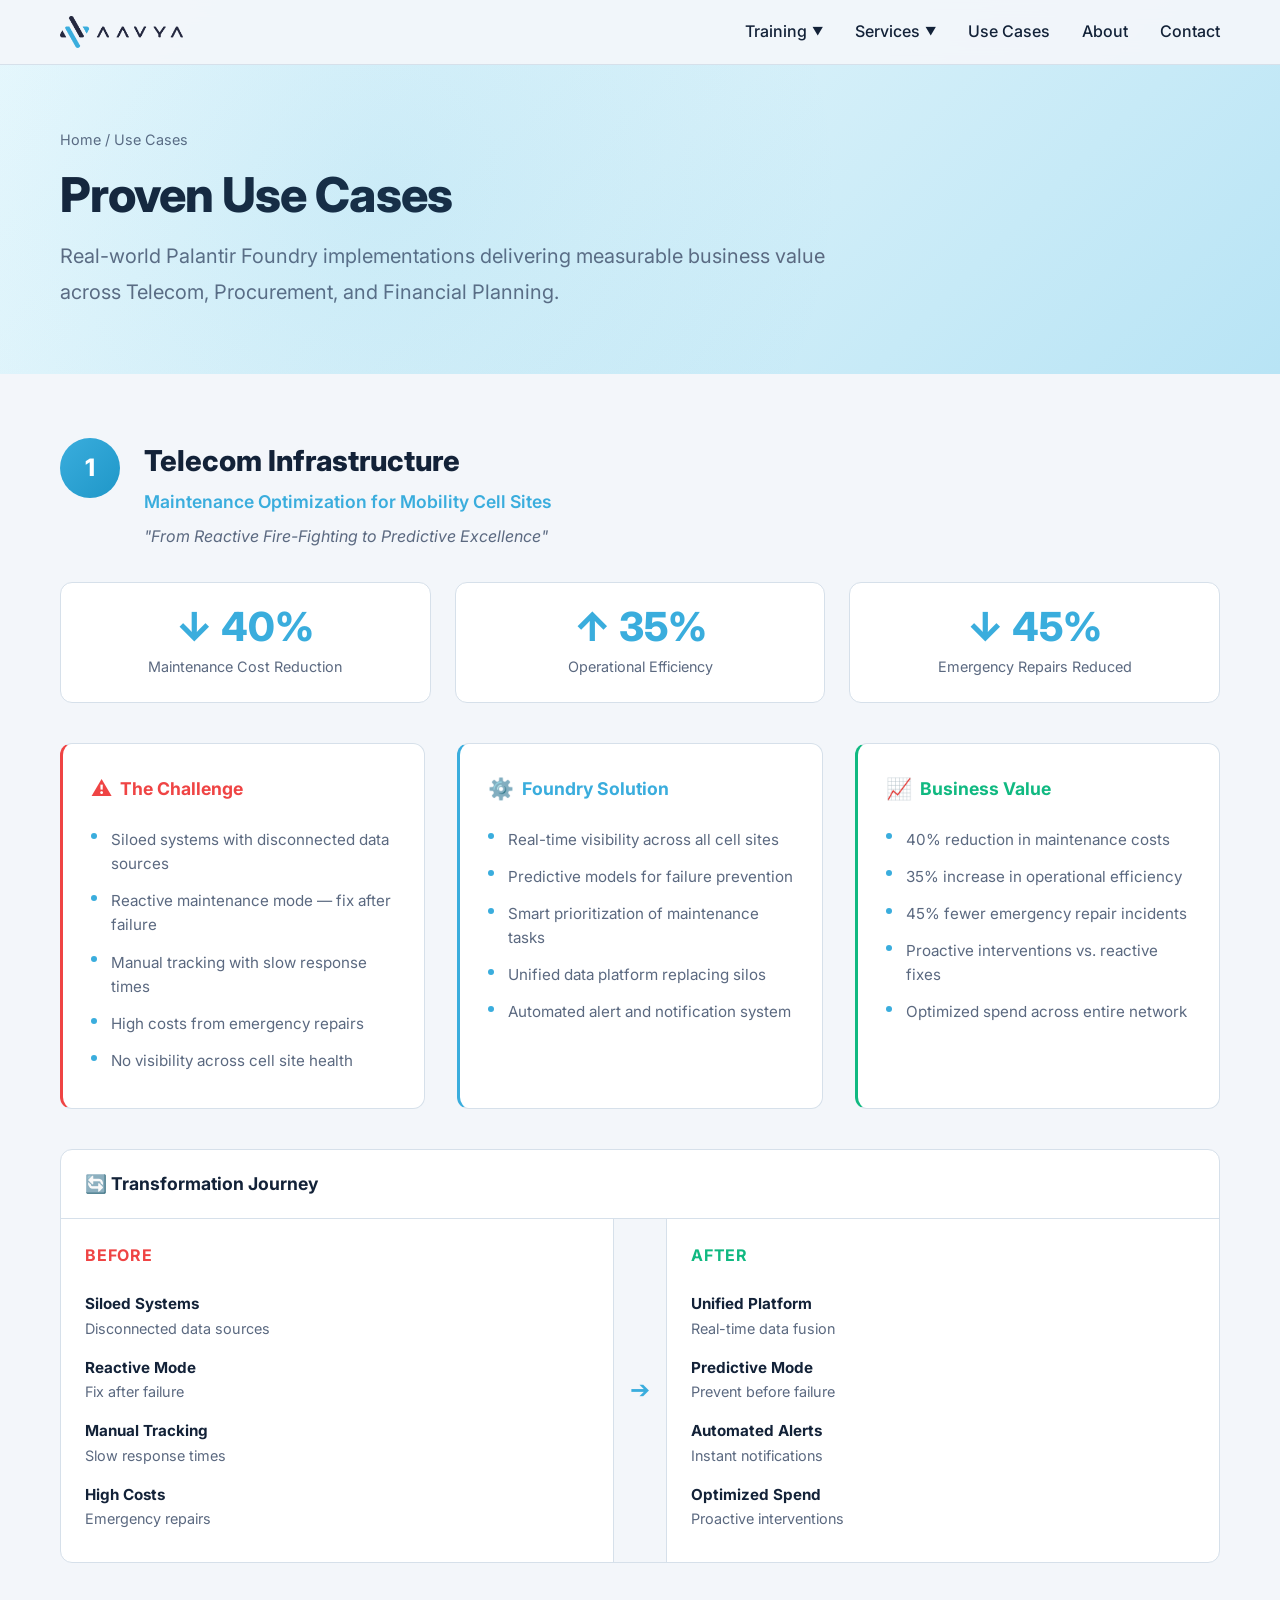
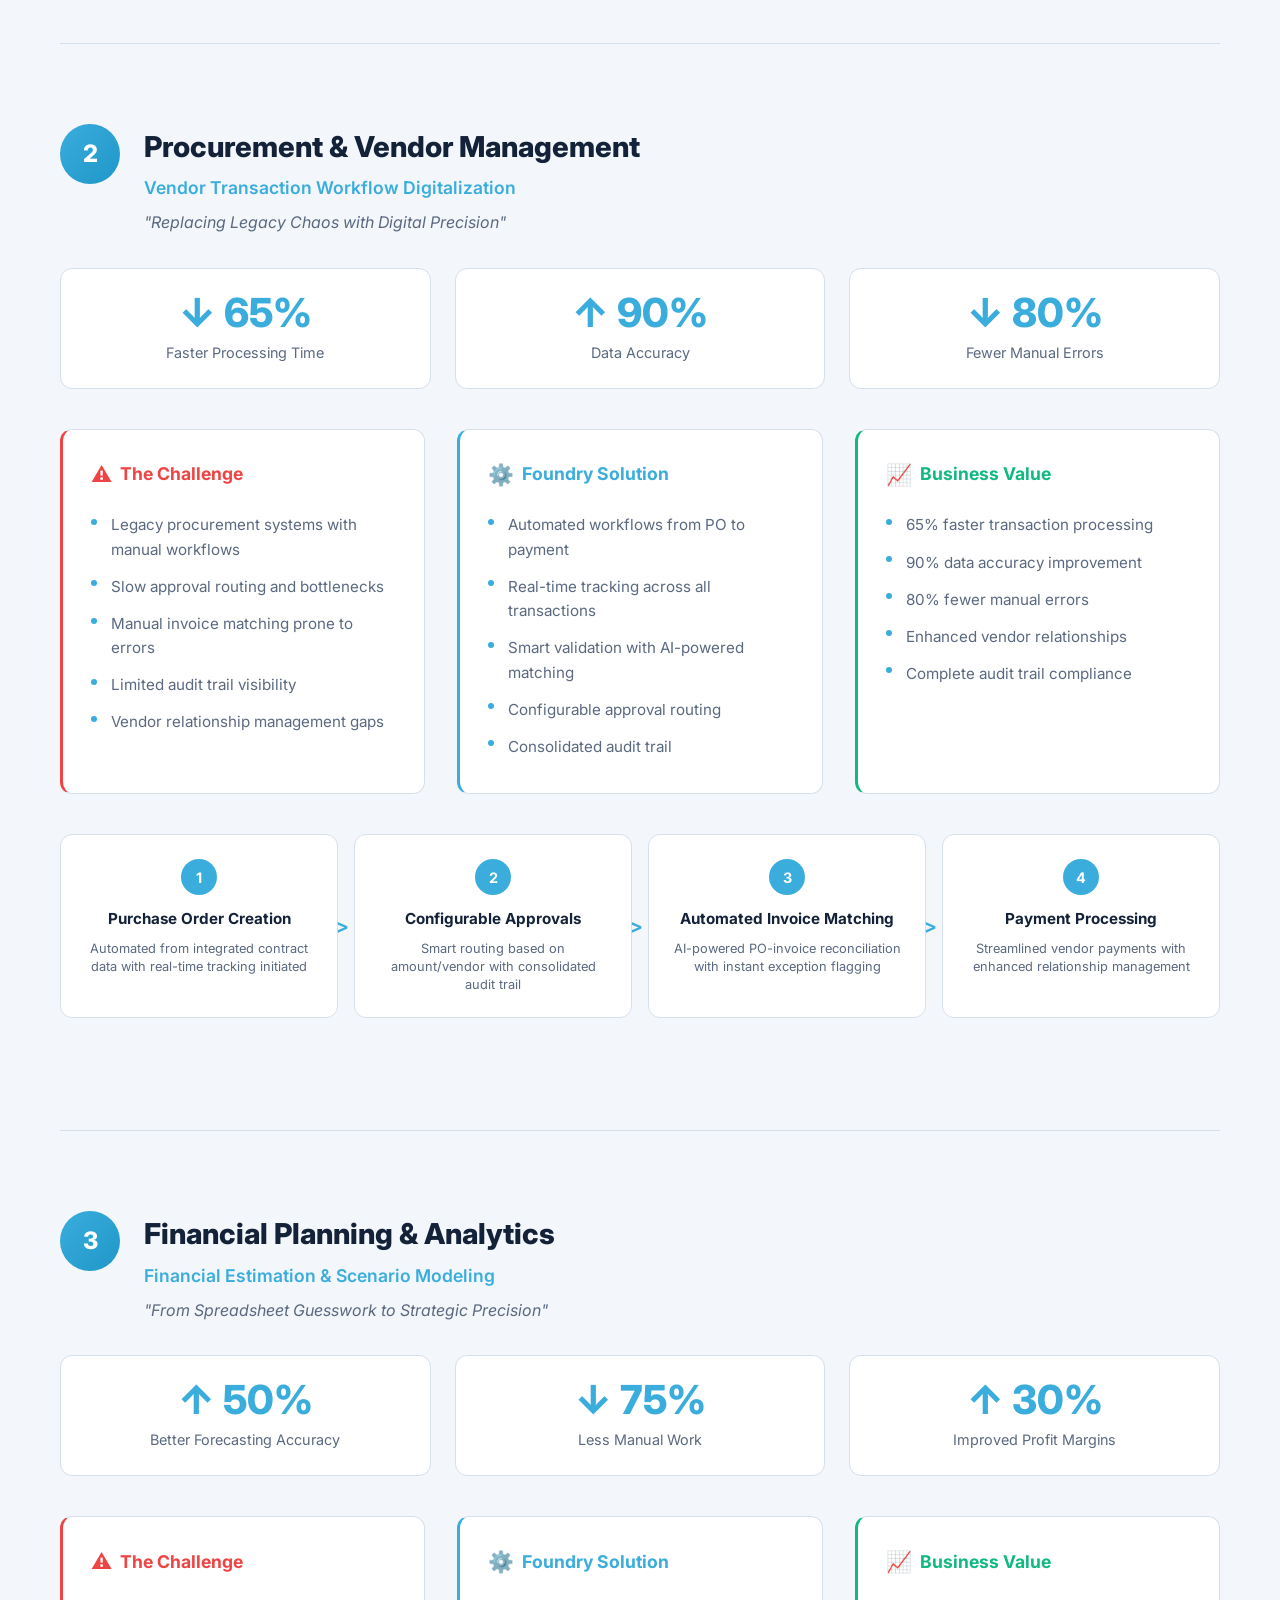
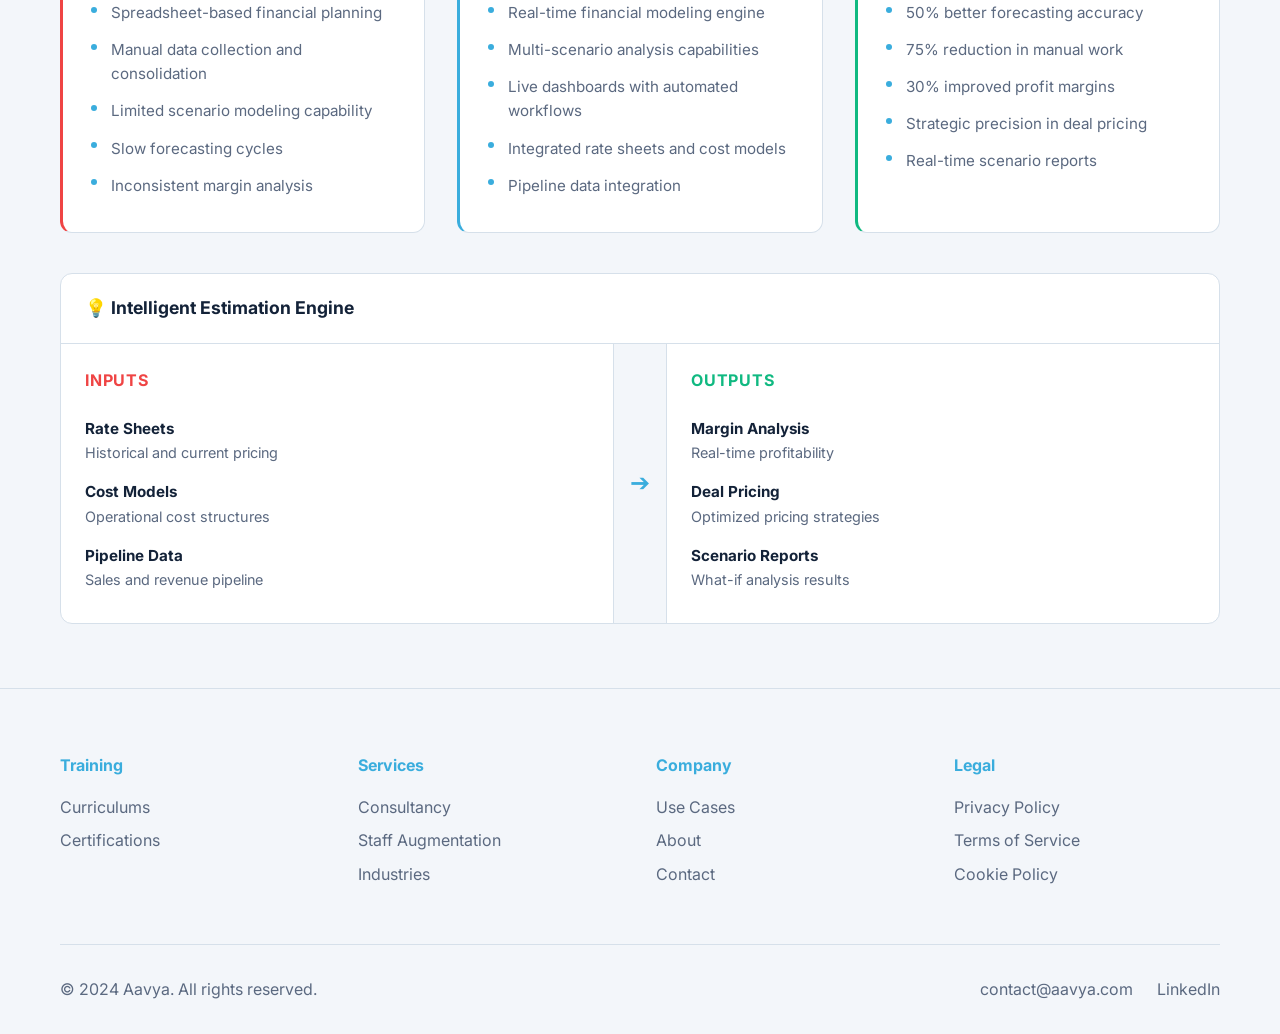
<file: use-cases.html>
<!DOCTYPE html>
<html lang="en">
<head>
    <meta charset="UTF-8">
    <link rel="preconnect" href="https://fonts.googleapis.com">
    <link rel="preconnect" href="https://fonts.gstatic.com" crossorigin>
    <link href="https://fonts.googleapis.com/css2?family=Inter:wght@400;500;600;700;800&family=JetBrains+Mono:wght@400;500&display=swap" rel="stylesheet">
    <meta name="viewport" content="width=device-width, initial-scale=1.0">
    <title>Use Cases - Aavya | Palantir Foundry Implementations</title>
    <link rel="stylesheet" href="css/styles.css">
    <link rel="stylesheet" href="css/use-cases.css">
</head>
<body>
    <!-- Navigation -->
    <nav class="navbar">
        <div class="container">
            <div class="nav-content">
                <div class="logo">
                    <a href="index.html"><img src="logo-aavya.png" alt="Aavya" class="logo-img"></a>
                </div>
                <div class="nav-links">
                    <div class="nav-item dropdown">
                        <a href="#" class="nav-link">Training <span class="dropdown-arrow">&#9660;</span></a>
                        <div class="dropdown-content">
                            <a href="curriculums.html" class="dropdown-item">
                                <strong>Curriculums</strong>
                                <span class="dropdown-desc">Role-based certification paths</span>
                            </a>
                            <a href="certifications.html" class="dropdown-item">
                                <strong>Certifications</strong>
                                <span class="dropdown-desc">Professional credentials</span>
                            </a>
                        </div>
                    </div>
                    <div class="nav-item dropdown">
                        <a href="#" class="nav-link">Services <span class="dropdown-arrow">&#9660;</span></a>
                        <div class="dropdown-content">
                            <a href="index.html#services" class="dropdown-item">
                                <strong>Consultancy</strong>
                                <span class="dropdown-desc">Strategic guidance and implementation</span>
                            </a>
                            <a href="index.html#services" class="dropdown-item">
                                <strong>Staff Augmentation</strong>
                                <span class="dropdown-desc">Expert talent solutions</span>
                            </a>
                        </div>
                    </div>
                    <div class="nav-item">
                        <a href="use-cases.html" class="nav-link">Use Cases</a>
                    </div>
                    <!-- Team nav disabled
                    <div class="nav-item">
                        <a href="team.html" class="nav-link">Team</a>
                    </div>
                    -->
                    <div class="nav-item">
                        <a href="index.html#about" class="nav-link">About</a>
                    </div>
                    <div class="nav-item">
                        <a href="index.html#contact" class="nav-link">Contact</a>
                    </div>
                </div>
                <button class="mobile-menu-btn">&#9776;</button>
            </div>
        </div>
    </nav>

    <!-- Hero Section -->
    <section class="page-hero">
        <div class="container">
            <div class="breadcrumb">
                <a href="index.html">Home</a> / <span>Use Cases</span>
            </div>
            <h1 class="page-title">Proven Use Cases</h1>
            <p class="page-subtitle">Real-world Palantir Foundry implementations delivering measurable business value across Telecom, Procurement, and Financial Planning.</p>
        </div>
    </section>

    <!-- Use Cases Content -->
    <section class="use-cases-content">
        <div class="container">

            <!-- USE CASE 1: TELECOM -->
            <div id="telecom" class="use-case">
                <div class="use-case-header">
                    <div class="use-case-number">1</div>
                    <div class="use-case-header-text">
                        <h2>Telecom Infrastructure</h2>
                        <div class="uc-subtitle">Maintenance Optimization for Mobility Cell Sites</div>
                        <div class="uc-tagline">"From Reactive Fire-Fighting to Predictive Excellence"</div>
                    </div>
                </div>

                <div class="use-case-metrics">
                    <div class="uc-metric">
                        <div class="uc-metric-value">&darr; 40%</div>
                        <div class="uc-metric-label">Maintenance Cost Reduction</div>
                    </div>
                    <div class="uc-metric">
                        <div class="uc-metric-value">&uarr; 35%</div>
                        <div class="uc-metric-label">Operational Efficiency</div>
                    </div>
                    <div class="uc-metric">
                        <div class="uc-metric-value">&darr; 45%</div>
                        <div class="uc-metric-label">Emergency Repairs Reduced</div>
                    </div>
                </div>

                <div class="uc-details-grid">
                    <div class="uc-detail-card uc-challenge">
                        <h3><span class="uc-icon">&#9888;&#65039;</span> The Challenge</h3>
                        <ul>
                            <li>Siloed systems with disconnected data sources</li>
                            <li>Reactive maintenance mode &mdash; fix after failure</li>
                            <li>Manual tracking with slow response times</li>
                            <li>High costs from emergency repairs</li>
                            <li>No visibility across cell site health</li>
                        </ul>
                    </div>
                    <div class="uc-detail-card uc-solution">
                        <h3><span class="uc-icon">&#9881;&#65039;</span> Foundry Solution</h3>
                        <ul>
                            <li>Real-time visibility across all cell sites</li>
                            <li>Predictive models for failure prevention</li>
                            <li>Smart prioritization of maintenance tasks</li>
                            <li>Unified data platform replacing silos</li>
                            <li>Automated alert and notification system</li>
                        </ul>
                    </div>
                    <div class="uc-detail-card uc-value">
                        <h3><span class="uc-icon">&#128200;</span> Business Value</h3>
                        <ul>
                            <li>40% reduction in maintenance costs</li>
                            <li>35% increase in operational efficiency</li>
                            <li>45% fewer emergency repair incidents</li>
                            <li>Proactive interventions vs. reactive fixes</li>
                            <li>Optimized spend across entire network</li>
                        </ul>
                    </div>
                </div>

                <div class="uc-transformation">
                    <div class="uc-transform-title">&#128260; Transformation Journey</div>
                    <div class="uc-transform-grid">
                        <div class="uc-before">
                            <h4>Before</h4>
                            <ul>
                                <li><strong>Siloed Systems</strong> Disconnected data sources</li>
                                <li><strong>Reactive Mode</strong> Fix after failure</li>
                                <li><strong>Manual Tracking</strong> Slow response times</li>
                                <li><strong>High Costs</strong> Emergency repairs</li>
                            </ul>
                        </div>
                        <div class="uc-arrow-divider">&#10132;</div>
                        <div class="uc-after">
                            <h4>After</h4>
                            <ul>
                                <li><strong>Unified Platform</strong> Real-time data fusion</li>
                                <li><strong>Predictive Mode</strong> Prevent before failure</li>
                                <li><strong>Automated Alerts</strong> Instant notifications</li>
                                <li><strong>Optimized Spend</strong> Proactive interventions</li>
                            </ul>
                        </div>
                    </div>
                </div>
            </div>

            <!-- USE CASE 2: PROCUREMENT -->
            <div id="procurement" class="use-case">
                <div class="use-case-header">
                    <div class="use-case-number">2</div>
                    <div class="use-case-header-text">
                        <h2>Procurement &amp; Vendor Management</h2>
                        <div class="uc-subtitle">Vendor Transaction Workflow Digitalization</div>
                        <div class="uc-tagline">"Replacing Legacy Chaos with Digital Precision"</div>
                    </div>
                </div>

                <div class="use-case-metrics">
                    <div class="uc-metric">
                        <div class="uc-metric-value">&darr; 65%</div>
                        <div class="uc-metric-label">Faster Processing Time</div>
                    </div>
                    <div class="uc-metric">
                        <div class="uc-metric-value">&uarr; 90%</div>
                        <div class="uc-metric-label">Data Accuracy</div>
                    </div>
                    <div class="uc-metric">
                        <div class="uc-metric-value">&darr; 80%</div>
                        <div class="uc-metric-label">Fewer Manual Errors</div>
                    </div>
                </div>

                <div class="uc-details-grid">
                    <div class="uc-detail-card uc-challenge">
                        <h3><span class="uc-icon">&#9888;&#65039;</span> The Challenge</h3>
                        <ul>
                            <li>Legacy procurement systems with manual workflows</li>
                            <li>Slow approval routing and bottlenecks</li>
                            <li>Manual invoice matching prone to errors</li>
                            <li>Limited audit trail visibility</li>
                            <li>Vendor relationship management gaps</li>
                        </ul>
                    </div>
                    <div class="uc-detail-card uc-solution">
                        <h3><span class="uc-icon">&#9881;&#65039;</span> Foundry Solution</h3>
                        <ul>
                            <li>Automated workflows from PO to payment</li>
                            <li>Real-time tracking across all transactions</li>
                            <li>Smart validation with AI-powered matching</li>
                            <li>Configurable approval routing</li>
                            <li>Consolidated audit trail</li>
                        </ul>
                    </div>
                    <div class="uc-detail-card uc-value">
                        <h3><span class="uc-icon">&#128200;</span> Business Value</h3>
                        <ul>
                            <li>65% faster transaction processing</li>
                            <li>90% data accuracy improvement</li>
                            <li>80% fewer manual errors</li>
                            <li>Enhanced vendor relationships</li>
                            <li>Complete audit trail compliance</li>
                        </ul>
                    </div>
                </div>

                <div class="uc-flow">
                    <div class="uc-flow-step">
                        <div class="flow-step-num">1</div>
                        <h4>Purchase Order Creation</h4>
                        <p>Automated from integrated contract data with real-time tracking initiated</p>
                    </div>
                    <div class="uc-flow-step">
                        <div class="flow-step-num">2</div>
                        <h4>Configurable Approvals</h4>
                        <p>Smart routing based on amount/vendor with consolidated audit trail</p>
                    </div>
                    <div class="uc-flow-step">
                        <div class="flow-step-num">3</div>
                        <h4>Automated Invoice Matching</h4>
                        <p>AI-powered PO-invoice reconciliation with instant exception flagging</p>
                    </div>
                    <div class="uc-flow-step">
                        <div class="flow-step-num">4</div>
                        <h4>Payment Processing</h4>
                        <p>Streamlined vendor payments with enhanced relationship management</p>
                    </div>
                </div>
            </div>

            <!-- USE CASE 3: FINANCIAL -->
            <div id="financial" class="use-case">
                <div class="use-case-header">
                    <div class="use-case-number">3</div>
                    <div class="use-case-header-text">
                        <h2>Financial Planning &amp; Analytics</h2>
                        <div class="uc-subtitle">Financial Estimation &amp; Scenario Modeling</div>
                        <div class="uc-tagline">"From Spreadsheet Guesswork to Strategic Precision"</div>
                    </div>
                </div>

                <div class="use-case-metrics">
                    <div class="uc-metric">
                        <div class="uc-metric-value">&uarr; 50%</div>
                        <div class="uc-metric-label">Better Forecasting Accuracy</div>
                    </div>
                    <div class="uc-metric">
                        <div class="uc-metric-value">&darr; 75%</div>
                        <div class="uc-metric-label">Less Manual Work</div>
                    </div>
                    <div class="uc-metric">
                        <div class="uc-metric-value">&uarr; 30%</div>
                        <div class="uc-metric-label">Improved Profit Margins</div>
                    </div>
                </div>

                <div class="uc-details-grid">
                    <div class="uc-detail-card uc-challenge">
                        <h3><span class="uc-icon">&#9888;&#65039;</span> The Challenge</h3>
                        <ul>
                            <li>Spreadsheet-based financial planning</li>
                            <li>Manual data collection and consolidation</li>
                            <li>Limited scenario modeling capability</li>
                            <li>Slow forecasting cycles</li>
                            <li>Inconsistent margin analysis</li>
                        </ul>
                    </div>
                    <div class="uc-detail-card uc-solution">
                        <h3><span class="uc-icon">&#9881;&#65039;</span> Foundry Solution</h3>
                        <ul>
                            <li>Real-time financial modeling engine</li>
                            <li>Multi-scenario analysis capabilities</li>
                            <li>Live dashboards with automated workflows</li>
                            <li>Integrated rate sheets and cost models</li>
                            <li>Pipeline data integration</li>
                        </ul>
                    </div>
                    <div class="uc-detail-card uc-value">
                        <h3><span class="uc-icon">&#128200;</span> Business Value</h3>
                        <ul>
                            <li>50% better forecasting accuracy</li>
                            <li>75% reduction in manual work</li>
                            <li>30% improved profit margins</li>
                            <li>Strategic precision in deal pricing</li>
                            <li>Real-time scenario reports</li>
                        </ul>
                    </div>
                </div>

                <div class="uc-transformation">
                    <div class="uc-transform-title">&#128161; Intelligent Estimation Engine</div>
                    <div class="uc-transform-grid">
                        <div class="uc-before">
                            <h4>Inputs</h4>
                            <ul>
                                <li><strong>Rate Sheets</strong> Historical and current pricing</li>
                                <li><strong>Cost Models</strong> Operational cost structures</li>
                                <li><strong>Pipeline Data</strong> Sales and revenue pipeline</li>
                            </ul>
                        </div>
                        <div class="uc-arrow-divider">&#10132;</div>
                        <div class="uc-after">
                            <h4>Outputs</h4>
                            <ul>
                                <li><strong>Margin Analysis</strong> Real-time profitability</li>
                                <li><strong>Deal Pricing</strong> Optimized pricing strategies</li>
                                <li><strong>Scenario Reports</strong> What-if analysis results</li>
                            </ul>
                        </div>
                    </div>
                </div>
            </div>

        </div>
    </section>

    <!-- Footer -->
    <footer class="footer">
        <div class="container">
            <div class="footer-content">
                <div class="footer-section">
                    <h4>Training</h4>
                    <ul>
                        <li><a href="curriculums.html">Curriculums</a></li>
                        <li><a href="certifications.html">Certifications</a></li>
                    </ul>
                </div>
                <div class="footer-section">
                    <h4>Services</h4>
                    <ul>
                        <li><a href="index.html#services">Consultancy</a></li>
                        <li><a href="index.html#services">Staff Augmentation</a></li>
                        <li><a href="index.html#industries">Industries</a></li>
                    </ul>
                </div>
                <div class="footer-section">
                    <h4>Company</h4>
                    <ul>
                        <li><a href="use-cases.html">Use Cases</a></li>
                        <!-- <li><a href="team.html">Team</a></li> -->
                        <li><a href="index.html#about">About</a></li>
                        <li><a href="index.html#contact">Contact</a></li>
                    </ul>
                </div>
                <div class="footer-section">
                    <h4>Legal</h4>
                    <ul>
                        <li><a href="#">Privacy Policy</a></li>
                        <li><a href="#">Terms of Service</a></li>
                        <li><a href="#">Cookie Policy</a></li>
                    </ul>
                </div>
            </div>
            <div class="footer-bottom">
                <p>&copy; 2024 Aavya. All rights reserved.</p>
                <div class="footer-social">
                    <a href="mailto:contact@aavya.com">contact@aavya.com</a>
                    <a href="#">LinkedIn</a>
                </div>
            </div>
        </div>
    </footer>

    <script src="js/script.js"></script>
</body>
</html>
</file>
<file: css/styles.css>
/* Reset and Base Styles */
* {
    margin: 0;
    padding: 0;
    box-sizing: border-box;
}

:root {
    /* Aavya Brand — Light Mode Tokens (registry-dev.aavya.com) */
    --primary-blue: #3AADDD;
    --primary-blue-dark: #1F97C8;
    --accent-violet: #7F5AF0;
    --accent-mint: #2CB67D;

    --bg-dark: #F3F6FA;
    --bg-card: #FFFFFF;
    --bg-secondary: #EAF1F8;
    --bg-muted: #EDF2F7;

    --text-primary: #132238;
    --text-secondary: #5B6980;
    --border-color: #D6E0EA;

    /* Radius scale */
    --radius: 0.75rem;
    --radius-sm: calc(var(--radius) - 4px);
    --radius-md: calc(var(--radius) - 2px);
    --radius-lg: var(--radius);
    --radius-xl: calc(var(--radius) + 4px);
}

body {
    font-family: 'Inter', -apple-system, BlinkMacSystemFont, 'Segoe UI', sans-serif;
    background-color: var(--bg-dark);
    color: var(--text-primary);
    line-height: 1.6;
    overflow-x: hidden;
}

.container {
    max-width: 1200px;
    margin: 0 auto;
    padding: 0 20px;
}

/* Navigation */
.navbar {
    position: fixed;
    top: 0;
    width: 100%;
    background: rgba(243, 246, 250, 0.95);
    backdrop-filter: blur(10px);
    border-bottom: 1px solid var(--border-color);
    z-index: 1000;
    padding: 1rem 0;
}

.nav-content {
    display: flex;
    justify-content: space-between;
    align-items: center;
}

.logo a {
    text-decoration: none;
    display: flex;
    align-items: center;
}

.logo-img {
    height: 32px;
    width: auto;
    transition: opacity 0.3s;
}

.logo-img:hover {
    opacity: 0.85;
}

.nav-links {
    display: flex;
    gap: 2rem;
    align-items: center;
}

.nav-item {
    position: relative;
}

.nav-link {
    color: var(--text-primary);
    text-decoration: none;
    font-weight: 500;
    transition: color 0.3s;
    display: flex;
    align-items: center;
    gap: 0.3rem;
    cursor: pointer;
}

.nav-link:hover {
    color: var(--primary-blue);
}

.dropdown-arrow {
    font-size: 0.7rem;
    transition: transform 0.3s;
}

.dropdown:hover .dropdown-arrow {
    transform: rotate(180deg);
}

.dropdown-content {
    position: absolute;
    top: 100%;
    left: 0;
    margin-top: 1rem;
    background: rgba(243, 246, 250, 0.98);
    backdrop-filter: blur(10px);
    border: 1px solid var(--border-color);
    border-radius: var(--radius-lg);
    padding: 0.5rem;
    min-width: 280px;
    opacity: 0;
    visibility: hidden;
    transform: translateY(-10px);
    transition: opacity 0.3s, transform 0.3s, visibility 0.3s;
    box-shadow: 0 10px 30px rgba(0, 0, 0, 0.5);
    z-index: 1001;
}

.dropdown:hover .dropdown-content {
    opacity: 1;
    visibility: visible;
    transform: translateY(0);
}

.dropdown-item {
    display: flex;
    flex-direction: column;
    padding: 0.875rem 1rem;
    border-radius: var(--radius-md);
    text-decoration: none;
    transition: background 0.2s;
}

.dropdown-item:hover {
    background: rgba(58, 173, 221, 0.1);
}

.dropdown-item strong {
    color: var(--text-primary);
    font-size: 1rem;
    margin-bottom: 0.25rem;
}

.dropdown-desc {
    color: var(--text-secondary);
    font-size: 0.875rem;
    line-height: 1.4;
}

.mobile-menu-btn {
    display: none;
    background: none;
    border: none;
    color: var(--text-primary);
    font-size: 1.5rem;
    cursor: pointer;
}

/* Hero Section */
.hero {
    position: relative;
    min-height: 100vh;
    display: flex;
    align-items: center;
    padding-top: 80px;
    overflow: hidden;
}

.hero-background {
    position: absolute;
    top: 0;
    left: 0;
    width: 100%;
    height: 100%;
    background: linear-gradient(135deg, #e8f8fd 0%, #d6f0f9 50%, #b8e4f5 100%);
    z-index: -1;
}

.hero-background::before {
    content: '';
    position: absolute;
    top: 0;
    left: 0;
    width: 100%;
    height: 100%;
    background: radial-gradient(circle at 30% 50%, rgba(58, 173, 221, 0.1) 0%, transparent 50%);
}

.gradient-overlay {
    position: absolute;
    top: 0;
    left: 0;
    width: 100%;
    height: 100%;
    background: linear-gradient(180deg, rgba(255, 255, 255, 0.1) 0%, rgba(255, 255, 255, 0.4) 100%);
}

.hero-content {
    text-align: center;
    max-width: 900px;
    margin: 0 auto;
    z-index: 1;
}

.partner-badge {
    display: inline-block;
    background: rgba(58, 173, 221, 0.2);
    border: 1px solid var(--primary-blue);
    border-radius: var(--radius-xl);
    padding: 0.5rem 1.5rem;
    margin-bottom: 2rem;
    font-size: 0.9rem;
}

.hero-title {
    font-size: 3.5rem;
    font-weight: 800;
    line-height: 1.15;
    letter-spacing: -0.02em;
    margin-bottom: 1.5rem;
}

.gradient-text {
    background: linear-gradient(135deg, var(--primary-blue), var(--accent-violet));
    -webkit-background-clip: text;
    -webkit-text-fill-color: transparent;
    background-clip: text;
}

.hero-subtitle {
    font-size: 1.25rem;
    color: var(--text-secondary);
    margin-bottom: 2.5rem;
    line-height: 1.8;
}

.hero-buttons {
    display: flex;
    gap: 1rem;
    justify-content: center;
    flex-wrap: wrap;
}

/* Buttons */
.btn {
    padding: 0.875rem 2rem;
    font-size: 1rem;
    font-weight: 600;
    border: none;
    border-radius: var(--radius-md);
    cursor: pointer;
    transition: all 0.3s;
}

.btn-primary {
    background: var(--primary-blue);
    color: white;
}

.btn-primary:hover {
    background: var(--primary-blue-dark);
    transform: translateY(-2px);
    box-shadow: 0 10px 25px rgba(58, 173, 221, 0.3);
}

.btn-secondary {
    background: transparent;
    color: var(--text-primary);
    border: 2px solid var(--primary-blue);
}

.btn-secondary:hover {
    background: rgba(58, 173, 221, 0.1);
    transform: translateY(-2px);
}

/* Statistics Section */
.statistics {
    padding: 4rem 0;
    background: var(--bg-card);
    border-top: 1px solid var(--border-color);
    border-bottom: 1px solid var(--border-color);
}

.stats-grid {
    display: grid;
    grid-template-columns: repeat(auto-fit, minmax(200px, 1fr));
    gap: 2rem;
    text-align: center;
}

.stat-number {
    font-size: 3rem;
    font-weight: 800;
    color: var(--primary-blue);
    margin-bottom: 0.5rem;
}

.stat-label {
    font-size: 1rem;
    color: var(--text-secondary);
}

/* Services Section */
.services {
    padding: 6rem 0;
}

.section-title {
    text-align: center;
    font-size: 2.5rem;
    font-weight: 700;
    line-height: 1.15;
    letter-spacing: -0.02em;
    margin-bottom: 1rem;
}

.section-subtitle {
    text-align: center;
    color: var(--text-secondary);
    font-size: 1.1rem;
    margin-bottom: 3rem;
    max-width: 700px;
    margin-left: auto;
    margin-right: auto;
}

.services-grid {
    display: grid;
    grid-template-columns: repeat(auto-fit, minmax(300px, 1fr));
    gap: 2rem;
}

.service-card {
    background: var(--bg-card);
    border: 1px solid var(--border-color);
    border-radius: var(--radius-lg);
    padding: 2rem;
    transition: all 0.3s;
}

.service-card:hover {
    transform: translateY(-5px);
    border-color: var(--primary-blue);
    box-shadow: 0 10px 30px rgba(58, 173, 221, 0.2);
}

.service-icon {
    font-size: 3rem;
    margin-bottom: 1rem;
}

.service-card h3 {
    font-size: 1.5rem;
    margin-bottom: 1rem;
}

.service-card p {
    color: var(--text-secondary);
    margin-bottom: 1.5rem;
}

.service-features {
    list-style: none;
    padding: 0;
}

.service-features li {
    padding: 0.5rem 0;
    color: var(--text-secondary);
}

/* Service Methodology Section */
.methodology {
    padding: 6rem 0;
    background: var(--bg-card);
}

.methodology-timeline {
    display: grid;
    grid-template-columns: repeat(4, 1fr);
    gap: 0;
    position: relative;
    margin-top: 2rem;
}

.methodology-timeline::before {
    content: '';
    position: absolute;
    top: 40px;
    left: 12.5%;
    right: 12.5%;
    height: 3px;
    background: linear-gradient(90deg, var(--primary-blue), var(--accent-violet));
}

.method-phase {
    text-align: center;
    position: relative;
    padding: 0 1rem;
}

.phase-number {
    width: 80px;
    height: 80px;
    border-radius: 50%;
    background: linear-gradient(135deg, var(--primary-blue), var(--primary-blue-dark));
    color: white;
    display: flex;
    align-items: center;
    justify-content: center;
    font-size: 1.5rem;
    font-weight: 800;
    margin: 0 auto 1.5rem;
    position: relative;
    z-index: 2;
    box-shadow: 0 0 20px rgba(58, 173, 221, 0.3);
}

.phase-title {
    font-size: 1.1rem;
    font-weight: 700;
    margin-bottom: 0.75rem;
    color: var(--text-primary);
}

.phase-items {
    list-style: none;
    padding: 0;
}

.phase-items li {
    color: var(--text-secondary);
    font-size: 0.9rem;
    padding: 0.25rem 0;
}

/* Global Presence Section */
.global-presence {
    padding: 6rem 0;
}

.presence-grid {
    display: grid;
    grid-template-columns: repeat(auto-fit, minmax(160px, 1fr));
    gap: 1.5rem;
    margin-top: 2rem;
}

.presence-card {
    background: var(--bg-card);
    border: 1px solid var(--border-color);
    border-radius: var(--radius-lg);
    padding: 1.5rem;
    text-align: center;
    transition: all 0.3s;
}

.presence-card:hover {
    border-color: var(--primary-blue);
    transform: translateY(-3px);
    box-shadow: 0 5px 15px rgba(58, 173, 221, 0.2);
}

.presence-flag {
    font-size: 2.5rem;
    margin-bottom: 0.75rem;
}

.presence-country {
    font-weight: 600;
    font-size: 1rem;
    margin-bottom: 0.25rem;
}

.presence-note {
    font-size: 0.8rem;
    color: var(--primary-blue);
}

/* Use Cases Preview Section */
.use-cases-preview {
    padding: 6rem 0;
    background: var(--bg-card);
}

.preview-grid {
    display: grid;
    grid-template-columns: repeat(auto-fit, minmax(320px, 1fr));
    gap: 2rem;
    margin-top: 2rem;
}

.preview-card {
    background: var(--bg-dark);
    border: 1px solid var(--border-color);
    border-radius: var(--radius-lg);
    padding: 2rem;
    transition: all 0.3s;
    text-decoration: none;
    color: inherit;
    display: block;
}

.preview-card:hover {
    border-color: var(--primary-blue);
    transform: translateY(-5px);
    box-shadow: 0 10px 30px rgba(58, 173, 221, 0.2);
}

.preview-icon {
    font-size: 2.5rem;
    margin-bottom: 1rem;
}

.preview-card h3 {
    font-size: 1.3rem;
    margin-bottom: 0.5rem;
}

.preview-card .preview-subtitle {
    color: var(--primary-blue);
    font-size: 0.95rem;
    margin-bottom: 1rem;
}

.preview-metrics {
    display: flex;
    gap: 1rem;
    flex-wrap: wrap;
}

.metric-badge {
    background: rgba(58, 173, 221, 0.15);
    border: 1px solid rgba(58, 173, 221, 0.3);
    border-radius: var(--radius-sm);
    padding: 0.4rem 0.75rem;
    font-size: 0.85rem;
    font-weight: 600;
    color: var(--accent-violet);
}

.preview-link {
    display: inline-block;
    margin-top: 1.5rem;
    color: var(--primary-blue);
    font-weight: 600;
    font-size: 0.95rem;
}

/* Why Section */
.why-section {
    padding: 6rem 0;
}

.why-grid {
    display: grid;
    grid-template-columns: repeat(auto-fit, minmax(280px, 1fr));
    gap: 2rem;
}

.why-card {
    background: var(--bg-card);
    border: 1px solid var(--border-color);
    border-radius: var(--radius-lg);
    padding: 2rem;
    text-align: center;
}

.why-card h3 {
    font-size: 1.5rem;
    margin-bottom: 1rem;
}

.why-card p {
    color: var(--text-secondary);
}

/* Industries Section */
.industries {
    padding: 6rem 0;
    background: var(--bg-card);
}

.industries-grid {
    display: grid;
    grid-template-columns: repeat(auto-fit, minmax(250px, 1fr));
    gap: 1.5rem;
}

.industry-card {
    background: var(--bg-dark);
    border: 1px solid var(--border-color);
    border-radius: var(--radius-md);
    padding: 1.5rem;
    text-align: center;
    font-weight: 500;
    transition: all 0.3s;
}

.industry-card:hover {
    border-color: var(--primary-blue);
    transform: translateY(-3px);
    background: rgba(58, 173, 221, 0.05);
}

/* Contact Section */
.contact {
    padding: 6rem 0;
}

.contact-content {
    max-width: 600px;
    margin: 0 auto;
}

.contact-subtitle {
    text-align: center;
    color: var(--text-secondary);
    margin-bottom: 3rem;
}

.contact-form {
    display: flex;
    flex-direction: column;
    gap: 1.5rem;
}

.form-group {
    display: flex;
    flex-direction: column;
    gap: 0.5rem;
}

.form-group label {
    font-weight: 500;
    color: var(--text-secondary);
}

.form-group input,
.form-group select,
.form-group textarea {
    padding: 0.875rem;
    background: var(--bg-card);
    border: 1px solid var(--border-color);
    border-radius: var(--radius-md);
    color: var(--text-primary);
    font-size: 1rem;
    font-family: inherit;
    transition: border-color 0.3s;
}

.form-group input:focus,
.form-group select:focus,
.form-group textarea:focus {
    outline: none;
    border-color: var(--primary-blue);
}

.form-group textarea {
    resize: vertical;
}

/* Footer */
.footer {
    background: var(--bg-dark);
    border-top: 1px solid var(--border-color);
    padding: 4rem 0 2rem;
}

.footer-content {
    display: grid;
    grid-template-columns: repeat(auto-fit, minmax(200px, 1fr));
    gap: 2rem;
    margin-bottom: 3rem;
}

.footer-section h4 {
    margin-bottom: 1rem;
    color: var(--primary-blue);
}

.footer-section ul {
    list-style: none;
}

.footer-section ul li {
    margin-bottom: 0.5rem;
}

.footer-section a {
    color: var(--text-secondary);
    text-decoration: none;
    transition: color 0.3s;
}

.footer-section a:hover {
    color: var(--primary-blue);
}

.footer-bottom {
    display: flex;
    justify-content: space-between;
    align-items: center;
    padding-top: 2rem;
    border-top: 1px solid var(--border-color);
    flex-wrap: wrap;
    gap: 1rem;
}

.footer-bottom p {
    color: var(--text-secondary);
}

.footer-social {
    display: flex;
    gap: 1.5rem;
}

.footer-social a {
    color: var(--text-secondary);
    text-decoration: none;
    transition: color 0.3s;
}

.footer-social a:hover {
    color: var(--primary-blue);
}

/* Page Hero (shared across sub-pages) */
.page-hero {
    background: linear-gradient(135deg, #e8f8fd 0%, #d6f0f9 50%, #b8e4f5 100%);
    padding: 8rem 0 4rem;
    position: relative;
    overflow: hidden;
}

.page-hero::before {
    content: '';
    position: absolute;
    top: 0;
    left: 0;
    width: 100%;
    height: 100%;
    background: radial-gradient(circle at 30% 50%, rgba(58, 173, 221, 0.1) 0%, transparent 50%);
}

.breadcrumb {
    color: var(--text-secondary);
    margin-bottom: 1rem;
    font-size: 0.9rem;
}

.breadcrumb a {
    color: var(--text-secondary);
    text-decoration: none;
    transition: color 0.3s;
}

.breadcrumb a:hover {
    color: var(--primary-blue);
}

.page-title {
    font-size: 3rem;
    font-weight: 800;
    line-height: 1.15;
    letter-spacing: -0.02em;
    margin-bottom: 1rem;
    color: var(--text-primary);
}

.page-subtitle {
    font-size: 1.25rem;
    color: var(--text-secondary);
    max-width: 800px;
    line-height: 1.8;
}

/* Responsive Design */
@media (max-width: 768px) {
    .nav-links {
        display: none;
        position: absolute;
        top: 100%;
        left: 0;
        right: 0;
        background: rgba(243, 246, 250, 0.98);
        backdrop-filter: blur(10px);
        flex-direction: column;
        gap: 0;
        padding: 1rem;
        border-bottom: 1px solid var(--border-color);
        box-shadow: 0 10px 30px rgba(0, 0, 0, 0.5);
    }

    .nav-links.active {
        display: flex;
    }

    .nav-item {
        width: 100%;
    }

    .nav-link {
        padding: 1rem;
        width: 100%;
        justify-content: space-between;
    }

    .dropdown-content {
        position: static;
        opacity: 1;
        visibility: visible;
        transform: none;
        margin-top: 0.5rem;
        margin-left: 1rem;
        display: none;
    }

    .dropdown.active .dropdown-content {
        display: block;
    }

    .mobile-menu-btn {
        display: block;
    }

    .hero-title {
        font-size: 2.5rem;
    }

    .hero-subtitle {
        font-size: 1.1rem;
    }

    .section-title {
        font-size: 2rem;
    }

    .stats-grid {
        grid-template-columns: repeat(2, 1fr);
    }

    .services-grid {
        grid-template-columns: 1fr;
    }

    .why-grid {
        grid-template-columns: 1fr;
    }

    .industries-grid {
        grid-template-columns: 1fr;
    }

    .methodology-timeline {
        grid-template-columns: 1fr;
        gap: 2rem;
    }

    .methodology-timeline::before {
        display: none;
    }

    .presence-grid {
        grid-template-columns: repeat(2, 1fr);
    }

    .preview-grid {
        grid-template-columns: 1fr;
    }

    .footer-bottom {
        flex-direction: column;
        text-align: center;
    }

    .page-title {
        font-size: 2rem;
    }
}

@media (max-width: 480px) {
    .hero-title {
        font-size: 2rem;
    }

    .stat-number {
        font-size: 2.5rem;
    }

    .stats-grid {
        grid-template-columns: 1fr;
    }

    .presence-grid {
        grid-template-columns: 1fr;
    }
}
</file>
<file: css/certifications.css>
/* Certifications Page Specific Styles */

/* Hero */
.certifications-hero {
    background: linear-gradient(135deg, #e8f8fd 0%, #d6f0f9 50%, #b8e4f5 100%);
    padding: 8rem 0 4rem;
    position: relative;
    overflow: hidden;
}

.certifications-hero::before {
    content: '';
    position: absolute;
    top: 0;
    left: 0;
    width: 100%;
    height: 100%;
    background: radial-gradient(circle at 70% 50%, rgba(58, 173, 221, 0.1) 0%, transparent 50%);
}

/* Intro Banner */
.cert-intro {
    padding: 4rem 0;
    background: var(--bg-card);
    border-bottom: 1px solid var(--border-color);
    text-align: center;
}

.cert-intro-text {
    font-size: 1.15rem;
    color: var(--text-secondary);
    max-width: 760px;
    margin: 0 auto;
    line-height: 1.8;
}

/* Exam Cards Grid */
.certifications-listing {
    padding: 4rem 0 6rem;
}

.exam-grid {
    display: grid;
    grid-template-columns: repeat(auto-fit, minmax(480px, 1fr));
    gap: 2.5rem;
    margin-top: 3rem;
}

/* Exam Card */
.exam-card {
    background: var(--bg-dark);
    border: 1px solid var(--border-color);
    border-radius: 16px;
    overflow: hidden;
    transition: all 0.3s;
    display: flex;
    flex-direction: column;
}

.exam-card:hover {
    border-color: var(--primary-blue);
    box-shadow: 0 12px 40px rgba(58, 173, 221, 0.15);
    transform: translateY(-4px);
}

/* Card Header */
.exam-card-header {
    background: linear-gradient(135deg, var(--primary-blue), var(--primary-blue-dark));
    padding: 2rem;
    color: white;
    position: relative;
}

.exam-code {
    font-size: 0.85rem;
    font-weight: 700;
    letter-spacing: 0.1em;
    background: rgba(255, 255, 255, 0.2);
    display: inline-block;
    padding: 0.3rem 0.75rem;
    border-radius: 20px;
    margin-bottom: 0.75rem;
}

.exam-card-header h2 {
    font-size: 1.4rem;
    font-weight: 700;
    line-height: 1.3;
    margin-bottom: 0.5rem;
}

.exam-prepared-by {
    font-size: 0.9rem;
    opacity: 0.85;
}

/* Card Stats */
.exam-stats {
    display: grid;
    grid-template-columns: repeat(4, 1fr);
    border-bottom: 1px solid var(--border-color);
}

.exam-stat {
    text-align: center;
    padding: 1.25rem 0.5rem;
    border-right: 1px solid var(--border-color);
}

.exam-stat:last-child {
    border-right: none;
}

.exam-stat-value {
    font-size: 1.6rem;
    font-weight: 800;
    color: var(--primary-blue);
    line-height: 1;
    margin-bottom: 0.3rem;
}

.exam-stat-label {
    font-size: 0.75rem;
    color: var(--text-secondary);
    line-height: 1.3;
}

/* Exam Domains */
.exam-domains {
    padding: 1.75rem 2rem;
    flex: 1;
}

.exam-domains h4 {
    font-size: 0.85rem;
    font-weight: 700;
    text-transform: uppercase;
    letter-spacing: 0.08em;
    color: var(--text-secondary);
    margin-bottom: 1.25rem;
}

.domain-item {
    margin-bottom: 1rem;
}

.domain-header {
    display: flex;
    justify-content: space-between;
    align-items: center;
    margin-bottom: 0.35rem;
}

.domain-name {
    font-size: 0.9rem;
    font-weight: 500;
    color: var(--text-primary);
}

.domain-pct {
    font-size: 0.85rem;
    font-weight: 700;
    color: var(--primary-blue);
}

.domain-bar {
    height: 6px;
    background: var(--bg-card);
    border-radius: 3px;
    overflow: hidden;
}

.domain-bar-fill {
    height: 100%;
    background: linear-gradient(90deg, var(--primary-blue), var(--accent-violet));
    border-radius: 3px;
}

/* Card Footer Buttons */
.exam-card-footer {
    display: flex;
    gap: 1rem;
    padding: 1.5rem 2rem;
    border-top: 1px solid var(--border-color);
    background: var(--bg-card);
}

.btn-exam-primary {
    flex: 1;
    padding: 0.75rem 1rem;
    background: var(--primary-blue);
    color: white;
    border: none;
    border-radius: var(--radius-md);
    font-size: 0.9rem;
    font-weight: 600;
    text-decoration: none;
    text-align: center;
    cursor: pointer;
    transition: all 0.3s;
}

.btn-exam-primary:hover {
    background: var(--primary-blue-dark);
    transform: translateY(-1px);
}

.btn-exam-secondary {
    flex: 1;
    padding: 0.75rem 1rem;
    background: transparent;
    color: var(--primary-blue);
    border: 1px solid var(--primary-blue);
    border-radius: var(--radius-md);
    font-size: 0.9rem;
    font-weight: 600;
    text-decoration: none;
    text-align: center;
    cursor: pointer;
    transition: all 0.3s;
}

.btn-exam-secondary:hover {
    background: rgba(139, 92, 246, 0.08);
    transform: translateY(-1px);
}

/* Responsive */
@media (max-width: 768px) {
    .exam-grid {
        grid-template-columns: 1fr;
    }

    .exam-stats {
        grid-template-columns: repeat(2, 1fr);
    }

    .exam-stat:nth-child(2) {
        border-right: none;
    }

    .exam-stat:nth-child(1),
    .exam-stat:nth-child(2) {
        border-bottom: 1px solid var(--border-color);
    }

    .exam-card-footer {
        flex-direction: column;
    }
}

@media (max-width: 480px) {
    .exam-card-header h2 {
        font-size: 1.2rem;
    }

    .exam-stat-value {
        font-size: 1.3rem;
    }
}
</file>
<file: css/curriculums.css>
/* Curriculums Page Specific Styles */

/* Hero Section */
.curriculums-hero {
    background: linear-gradient(135deg, #e8f8fd 0%, #d6f0f9 50%, #b8e4f5 100%);
    padding: 8rem 0 4rem;
    position: relative;
    overflow: hidden;
}

.curriculums-hero::before {
    content: '';
    position: absolute;
    top: 0;
    left: 0;
    width: 100%;
    height: 100%;
    background: radial-gradient(circle at 30% 50%, rgba(58, 173, 221, 0.1) 0%, transparent 50%);
}

/* 7-Day Training Journey Timeline */
.training-journey {
    padding: 4rem 0;
    background: var(--bg-card);
    border-bottom: 1px solid var(--border-color);
}

.journey-timeline {
    display: flex;
    gap: 0;
    overflow-x: auto;
    padding: 2rem 0;
    position: relative;
}

.journey-timeline::before {
    content: '';
    position: absolute;
    top: 50%;
    left: 0;
    right: 0;
    height: 3px;
    background: linear-gradient(90deg, var(--primary-blue), var(--accent-violet));
    transform: translateY(-50%);
}

.journey-day {
    flex: 1;
    min-width: 150px;
    text-align: center;
    position: relative;
    padding: 0 0.5rem;
    cursor: pointer;
    transition: all 0.3s;
}

.journey-day:hover .day-circle {
    transform: scale(1.15);
    box-shadow: 0 0 25px rgba(139, 92, 246, 0.5);
}

.day-circle {
    width: 56px;
    height: 56px;
    border-radius: 50%;
    background: #ffffff;
    border: 3px solid var(--primary-blue);
    color: var(--primary-blue);
    display: flex;
    align-items: center;
    justify-content: center;
    font-weight: 800;
    font-size: 1.1rem;
    margin: 0 auto 0.75rem;
    position: relative;
    z-index: 2;
    transition: all 0.3s;
}

.journey-day.active .day-circle {
    background: linear-gradient(135deg, var(--primary-blue), var(--primary-blue-dark));
    color: white;
    box-shadow: 0 0 20px rgba(139, 92, 246, 0.4);
}

.day-label {
    font-size: 0.85rem;
    font-weight: 700;
    color: var(--text-primary);
    margin-bottom: 0.25rem;
}

.day-topic {
    font-size: 0.75rem;
    color: var(--text-secondary);
    line-height: 1.3;
}

.day-count {
    font-size: 0.7rem;
    color: var(--primary-blue);
    margin-top: 0.25rem;
    font-weight: 600;
}

/* Filters Section */
.filters-section {
    background: var(--bg-dark);
    border-bottom: 1px solid var(--border-color);
    padding: 1.5rem 0;
    position: sticky;
    top: 70px;
    z-index: 100;
}

.filters-container {
    display: flex;
    align-items: center;
    gap: 1rem;
    flex-wrap: wrap;
}

.filter-icon {
    font-size: 1.2rem;
    color: var(--text-secondary);
}

.filter-label {
    font-weight: 600;
    color: var(--text-primary);
}

.filter-buttons {
    display: flex;
    gap: 0.5rem;
    flex-wrap: wrap;
    flex: 1;
}

.filter-btn {
    padding: 0.5rem 1rem;
    background: transparent;
    border: 1px solid var(--border-color);
    border-radius: var(--radius-sm);
    color: var(--text-secondary);
    font-size: 0.9rem;
    cursor: pointer;
    transition: all 0.3s;
    white-space: nowrap;
}

.filter-btn:hover {
    border-color: var(--primary-blue);
    color: var(--text-primary);
    background: rgba(58, 173, 221, 0.1);
}

.filter-btn.active {
    background: var(--primary-blue);
    border-color: var(--primary-blue);
    color: white;
}

/* Results Section */
.results-section {
    padding: 2rem 0 1rem;
}

.results-count {
    color: var(--text-secondary);
    font-size: 0.95rem;
}

#results-count {
    color: var(--primary-blue);
    font-weight: 600;
}

/* 7-Day Sections */
.day-section {
    margin-bottom: 3rem;
}

.day-header {
    display: flex;
    align-items: center;
    gap: 1rem;
    margin-bottom: 2rem;
    padding-bottom: 1rem;
    border-bottom: 2px solid var(--border-color);
}

.day-badge {
    background: linear-gradient(135deg, var(--primary-blue), var(--primary-blue-dark));
    color: white;
    padding: 0.5rem 1rem;
    border-radius: var(--radius-md);
    font-weight: 800;
    font-size: 0.9rem;
    white-space: nowrap;
}

.day-header h2 {
    font-size: 1.6rem;
    font-weight: 700;
    color: var(--text-primary);
    margin: 0;
}

.day-header .day-desc {
    color: var(--text-secondary);
    font-size: 0.95rem;
    margin-left: auto;
}

/* Course Grid */
.course-grid {
    display: grid;
    grid-template-columns: repeat(auto-fill, minmax(350px, 1fr));
    gap: 1.5rem;
}

/* Course Card */
.course-card {
    background: var(--bg-card);
    border: 1px solid var(--border-color);
    border-radius: var(--radius-lg);
    overflow: hidden;
    transition: all 0.3s;
    display: flex;
    flex-direction: column;
}

.course-card:hover {
    transform: translateY(-4px);
    box-shadow: 0 10px 30px rgba(58, 173, 221, 0.2);
    border-color: var(--primary-blue);
}

.course-card-header {
    padding: 1.25rem 1.5rem;
    display: flex;
    align-items: center;
    justify-content: space-between;
    border-bottom: 1px solid var(--border-color);
}

.course-type-badge {
    padding: 0.3rem 0.75rem;
    border-radius: var(--radius-sm);
    font-size: 0.8rem;
    font-weight: 600;
    color: white;
}

.badge-deep-dive {
    background: linear-gradient(135deg, #2563eb, #1e40af);
}

.badge-speedrun {
    background: linear-gradient(135deg, #10b981, #059669);
}

.badge-quiz {
    background: linear-gradient(135deg, #f59e0b, #d97706);
}

.badge-notional {
    background: linear-gradient(135deg, #ef4444, #dc2626);
}

.course-number {
    color: var(--text-secondary);
    font-size: 0.85rem;
    font-weight: 600;
}

.course-card-body {
    padding: 1.25rem 1.5rem;
    flex: 1;
}

.course-card-body h3 {
    font-size: 1.15rem;
    font-weight: 700;
    margin-bottom: 0.75rem;
    color: var(--text-primary);
    line-height: 1.3;
}

.course-topics {
    list-style: none;
    padding: 0;
}

.course-topics li {
    color: var(--text-secondary);
    font-size: 0.875rem;
    padding: 0.2rem 0;
    padding-left: 1.25rem;
    position: relative;
}

.course-topics li::before {
    content: '';
    position: absolute;
    left: 0;
    top: 0.65rem;
    width: 6px;
    height: 6px;
    border-radius: 50%;
    background: var(--primary-blue);
}

.course-card-footer {
    padding: 1rem 1.5rem;
    border-top: 1px solid var(--border-color);
    display: flex;
    justify-content: flex-end;
}

.course-link {
    background: var(--primary-blue);
    color: white;
    text-decoration: none;
    padding: 0.6rem 1.25rem;
    border-radius: var(--radius-md);
    font-weight: 600;
    font-size: 0.9rem;
    transition: all 0.3s;
    display: inline-flex;
    align-items: center;
    gap: 0.4rem;
}

.course-link:hover {
    background: var(--primary-blue-dark);
    transform: translateY(-2px);
    box-shadow: 0 5px 15px rgba(139, 92, 246, 0.4);
}

/* Existing Curriculums Section */
.curriculums-listing {
    padding: 2rem 0 4rem;
}

.curriculum-section {
    margin-bottom: 4rem;
}

.section-header {
    display: flex;
    align-items: center;
    gap: 1rem;
    margin-bottom: 2rem;
    padding-bottom: 1rem;
    border-bottom: 2px solid var(--border-color);
}

.section-icon {
    font-size: 1.8rem;
}

.section-header h2 {
    font-size: 1.8rem;
    font-weight: 700;
    color: var(--text-primary);
    margin: 0;
}

.section-desc {
    color: var(--text-secondary);
    font-size: 1rem;
    margin-left: auto;
}

/* Curriculum Grid */
.curriculum-grid {
    display: grid;
    grid-template-columns: repeat(auto-fill, minmax(450px, 1fr));
    gap: 2rem;
}

/* Curriculum Card */
.curriculum-card {
    background: var(--bg-card);
    border: 1px solid var(--border-color);
    border-radius: var(--radius-lg);
    padding: 0;
    overflow: hidden;
    transition: all 0.3s;
    display: flex;
    flex-direction: column;
}

.curriculum-card:hover {
    transform: translateY(-5px);
    box-shadow: 0 10px 30px rgba(58, 173, 221, 0.2);
    border-color: var(--primary-blue);
}

.card-header {
    background: linear-gradient(135deg, #e2e8f0 0%, #cbd5e1 100%);
    padding: 1.5rem;
    display: flex;
    align-items: center;
    justify-content: space-between;
}

.awareness-badge { background: linear-gradient(135deg, #4a5568, #2d3748) !important; }
.fundamentals-badge { background: linear-gradient(135deg, #2563eb, #1e40af) !important; }
.associate-badge { background: linear-gradient(135deg, #7c3aed, #5b21b6) !important; }
.professional-badge { background: linear-gradient(135deg, #db2777, #be185d) !important; }
.expert-badge { background: linear-gradient(135deg, #dc2626, #991b1b) !important; }

.card-icon { font-size: 1.5rem; }

.card-badge {
    background: var(--primary-blue);
    color: white;
    padding: 0.375rem 0.875rem;
    border-radius: var(--radius-sm);
    font-size: 0.875rem;
    font-weight: 600;
}

.card-title {
    font-size: 1.375rem;
    font-weight: 700;
    margin: 1.5rem 1.5rem 1rem;
    color: var(--text-primary);
}

.card-description {
    color: var(--text-secondary);
    line-height: 1.7;
    margin: 0 1.5rem 1.5rem;
    flex: 1;
}

.card-meta {
    display: flex;
    gap: 1.5rem;
    padding: 1rem 1.5rem;
    border-top: 1px solid var(--border-color);
    border-bottom: 1px solid var(--border-color);
}

.meta-item {
    color: var(--text-secondary);
    font-size: 0.9rem;
    display: flex;
    align-items: center;
    gap: 0.375rem;
}

.card-footer {
    display: flex;
    justify-content: space-between;
    align-items: center;
    padding: 1.5rem;
}

.card-duration {
    font-size: 1.125rem;
    font-weight: 700;
    color: var(--text-primary);
}

.btn-quote {
    background: var(--primary-blue);
    color: white;
    border: none;
    padding: 0.75rem 1.5rem;
    border-radius: var(--radius-md);
    font-weight: 600;
    cursor: pointer;
    transition: all 0.3s;
    display: flex;
    align-items: center;
    gap: 0.5rem;
}

.btn-quote:hover {
    background: var(--primary-blue-dark);
    transform: translateY(-2px);
    box-shadow: 0 5px 15px rgba(139, 92, 246, 0.4);
}

.btn-link {
    background: var(--primary-blue);
    color: white;
    text-decoration: none;
    padding: 0.75rem 1.5rem;
    border-radius: var(--radius-md);
    font-weight: 600;
    cursor: pointer;
    transition: all 0.3s;
    display: flex;
    align-items: center;
    justify-content: center;
    gap: 0.5rem;
}

.btn-link:hover {
    background: var(--primary-blue-dark);
    transform: translateY(-2px);
    box-shadow: 0 5px 15px rgba(139, 92, 246, 0.4);
}

/* Hidden class for filtering */
.curriculum-card.hidden { display: none; }
.curriculum-section.hidden { display: none; }

/* Responsive */
@media (max-width: 968px) {
    .curriculum-grid { grid-template-columns: 1fr; }
    .course-grid { grid-template-columns: 1fr; }
    .section-header { flex-wrap: wrap; }
    .section-desc { margin-left: 0; width: 100%; }
    .day-header { flex-wrap: wrap; }
    .day-header .day-desc { margin-left: 0; width: 100%; }
}

@media (max-width: 768px) {
    .curriculums-hero { padding: 6rem 0 3rem; }
    .filters-section { position: relative; top: 0; }
    .filters-container { flex-direction: column; align-items: flex-start; }
    .filter-buttons { width: 100%; }
    .page-title { font-size: 2rem; }
    .card-title { font-size: 1.25rem; }
    .journey-timeline { overflow-x: auto; padding-bottom: 1rem; }
    .journey-day { min-width: 120px; }
}

@media (max-width: 480px) {
    .card-footer { flex-direction: column; gap: 1rem; align-items: stretch; }
    .btn-quote { width: 100%; justify-content: center; }
    .filter-btn { flex: 1 1 auto; min-width: calc(50% - 0.25rem); }
}

/* ─── Progress Tracking ──────────────────────────────────── */

/* Overall progress bar */
.overall-progress {
    margin-top: 2rem;
    background: #ffffff;
    border: 2px solid var(--primary-blue);
    border-radius: var(--radius-lg);
    padding: 1.25rem 1.5rem;
    box-shadow: 0 4px 16px rgba(58, 173, 221, 0.1);
}

.overall-progress-header {
    display: flex;
    justify-content: space-between;
    align-items: center;
    margin-bottom: 0.875rem;
}

.overall-progress-label {
    font-weight: 700;
    font-size: 1rem;
    color: var(--text-primary);
}

.overall-progress-count {
    font-size: 0.9rem;
    font-weight: 700;
    color: var(--primary-blue);
}

.overall-progress-track {
    height: 14px;
    background: #e9e3ff;
    border-radius: 7px;
    overflow: hidden;
}

.overall-progress-fill {
    height: 100%;
    background: linear-gradient(90deg, var(--primary-blue), var(--accent-violet));
    border-radius: 7px;
    transition: width 0.5s ease;
    min-width: 0%;
}

.overall-progress-footer {
    display: flex;
    justify-content: space-between;
    align-items: center;
    margin-top: 0.75rem;
}

#overall-pct {
    font-size: 0.85rem;
    font-weight: 600;
    color: var(--primary-blue);
}

.btn-reset-progress {
    background: none;
    border: 1px solid #e0e0e0;
    border-radius: var(--radius-sm);
    padding: 0.3rem 0.75rem;
    font-size: 0.8rem;
    color: var(--text-secondary);
    cursor: pointer;
    transition: all 0.2s;
}

.btn-reset-progress:hover {
    border-color: #ef4444;
    color: #ef4444;
    background: rgba(239, 68, 68, 0.05);
}

/* Day progress pill appended to .day-header */
.day-progress-pill {
    background: var(--bg-card);
    border: 1px solid var(--border-color);
    border-radius: 20px;
    padding: 0.3rem 0.875rem;
    font-size: 0.85rem;
    font-weight: 700;
    color: var(--text-secondary);
    white-space: nowrap;
    transition: all 0.3s;
    flex-shrink: 0;
}

.day-progress-pill.day-complete {
    background: rgba(16, 185, 129, 0.12);
    border-color: #10b981;
    color: #059669;
}

/* Course card completed state */
.course-card.card-completed {
    border-color: #10b981;
    background: #f0fdf4;
}

.course-card.card-completed .course-card-header {
    background: rgba(16, 185, 129, 0.06);
    border-bottom-color: rgba(16, 185, 129, 0.2);
}

/* Course card footer — allow space-between for button + link */
.course-card-footer {
    justify-content: space-between !important;
    align-items: center;
}

/* Mark Complete button */
.btn-mark-complete {
    background: #f0fdf4;
    border: 2px solid #10b981;
    border-radius: var(--radius-md);
    padding: 0.55rem 1rem;
    font-size: 0.85rem;
    font-weight: 700;
    color: #059669;
    cursor: pointer;
    transition: all 0.25s;
    display: inline-flex;
    align-items: center;
    gap: 0.35rem;
    font-family: inherit;
}

.btn-mark-complete:hover {
    background: #059669;
    color: #ffffff;
    transform: translateY(-1px);
}

.btn-mark-complete.is-complete {
    background: #059669;
    border-color: #059669;
    color: #ffffff;
}

/* Journey timeline circle — completed day */
.journey-day.day-done .day-circle {
    background: linear-gradient(135deg, #10b981, #059669);
    border-color: #10b981;
    color: white;
    box-shadow: 0 0 20px rgba(16, 185, 129, 0.4);
}

.journey-day.day-done .day-count {
    color: #059669;
}

/* Responsive */
@media (max-width: 968px) {
    .day-progress-pill {
        margin-left: 0;
        order: 3;
    }
}

@media (max-width: 768px) {
    .overall-progress { padding: 1.25rem; }
    .day-progress-pill { font-size: 0.8rem; padding: 0.25rem 0.625rem; }
    .btn-mark-complete { font-size: 0.8rem; padding: 0.5rem 0.75rem; }
}
</file>
<file: css/team.css>
/* Team Page Styles */

/* Practice Highlights */
.practice-highlights {
    display: flex;
    gap: 2rem;
    margin-top: 2rem;
}

.highlight-item {
    text-align: center;
}

.highlight-number {
    font-size: 2.5rem;
    font-weight: 800;
    color: var(--primary-blue);
    line-height: 1;
}

.highlight-label {
    font-size: 0.9rem;
    color: var(--text-secondary);
    margin-top: 0.25rem;
}

/* Capabilities Section */
.capabilities {
    padding: 4rem 0;
    background: var(--bg-card);
}

.capabilities-grid {
    display: grid;
    grid-template-columns: repeat(auto-fit, minmax(300px, 1fr));
    gap: 1.5rem;
    margin-top: 2rem;
}

.capability-item {
    background: var(--bg-dark);
    border: 1px solid var(--border-color);
    border-radius: 10px;
    padding: 1.5rem;
    display: flex;
    align-items: center;
    gap: 1rem;
    transition: all 0.3s;
}

.capability-item:hover {
    border-color: var(--primary-blue);
    transform: translateX(5px);
}

.capability-icon {
    font-size: 1.8rem;
    flex-shrink: 0;
}

.capability-item h3 {
    font-size: 1.05rem;
    font-weight: 600;
    margin-bottom: 0.25rem;
}

.capability-item p {
    font-size: 0.85rem;
    color: var(--text-secondary);
}

/* Skill Matrix Section */
.skill-matrix-section {
    padding: 4rem 0;
}

.matrix-controls {
    display: flex;
    gap: 1rem;
    margin-bottom: 2rem;
    flex-wrap: wrap;
    align-items: center;
}

.matrix-controls label {
    color: var(--text-secondary);
    font-weight: 500;
}

.matrix-controls select {
    padding: 0.5rem 1rem;
    background: var(--bg-card);
    border: 1px solid var(--border-color);
    border-radius: var(--radius-sm);
    color: var(--text-primary);
    font-size: 0.9rem;
    cursor: pointer;
}

.matrix-controls select:focus {
    outline: none;
    border-color: var(--primary-blue);
}

/* Skill Matrix Table */
.matrix-wrapper {
    overflow-x: auto;
    border-radius: var(--radius-lg);
    border: 1px solid var(--border-color);
}

.skill-matrix {
    width: 100%;
    border-collapse: collapse;
    font-size: 0.9rem;
}

.skill-matrix thead {
    background: var(--bg-card);
    position: sticky;
    top: 0;
    z-index: 10;
}

.skill-matrix th {
    padding: 1rem 0.75rem;
    text-align: left;
    font-weight: 600;
    color: var(--text-primary);
    border-bottom: 2px solid var(--primary-blue);
    white-space: nowrap;
    cursor: pointer;
    user-select: none;
    transition: color 0.2s;
}

.skill-matrix th:hover {
    color: var(--primary-blue);
}

.skill-matrix th .sort-arrow {
    font-size: 0.7rem;
    margin-left: 0.3rem;
    color: var(--text-secondary);
}

.skill-matrix th.sorted .sort-arrow {
    color: var(--primary-blue);
}

.skill-matrix td {
    padding: 0.75rem;
    border-bottom: 1px solid var(--border-color);
    transition: background 0.2s;
}

.skill-matrix tbody tr {
    transition: background 0.2s;
}

.skill-matrix tbody tr:hover {
    background: rgba(58, 173, 221, 0.05);
}

.skill-matrix tbody tr:nth-child(even) {
    background: rgba(255, 255, 255, 0.02);
}

.skill-matrix tbody tr:nth-child(even):hover {
    background: rgba(58, 173, 221, 0.05);
}

/* Team member name column */
.member-name {
    font-weight: 600;
    white-space: nowrap;
}

.member-exp {
    color: var(--text-secondary);
    font-size: 0.8rem;
}

/* Rating cells */
.rating-cell {
    text-align: center;
    font-weight: 600;
    border-radius: 4px;
}

.rating-5 {
    background: rgba(16, 185, 129, 0.2);
    color: #10b981;
}

.rating-4 {
    background: rgba(59, 130, 246, 0.2);
    color: #60a5fa;
}

.rating-3 {
    background: rgba(245, 158, 11, 0.2);
    color: #fbbf24;
}

.rating-low {
    background: rgba(239, 68, 68, 0.15);
    color: #f87171;
}

/* Overall rating highlight */
.overall-cell {
    font-weight: 800;
    font-size: 1rem;
}

/* Certified badge */
.cert-badge {
    display: inline-block;
    background: rgba(16, 185, 129, 0.2);
    color: #10b981;
    padding: 0.2rem 0.6rem;
    border-radius: 4px;
    font-size: 0.75rem;
    font-weight: 600;
}

/* Rating Legend */
.matrix-legend {
    display: flex;
    gap: 1.5rem;
    margin-top: 1.5rem;
    flex-wrap: wrap;
}

.legend-item {
    display: flex;
    align-items: center;
    gap: 0.5rem;
    font-size: 0.85rem;
    color: var(--text-secondary);
}

.legend-color {
    width: 16px;
    height: 16px;
    border-radius: 3px;
}

.legend-green { background: rgba(16, 185, 129, 0.3); }
.legend-blue { background: rgba(59, 130, 246, 0.3); }
.legend-yellow { background: rgba(245, 158, 11, 0.3); }
.legend-orange { background: rgba(239, 68, 68, 0.2); }

/* Key Solutions */
.solutions-section {
    padding: 4rem 0;
    background: var(--bg-card);
}

.solutions-grid {
    display: grid;
    grid-template-columns: repeat(auto-fit, minmax(250px, 1fr));
    gap: 1.5rem;
    margin-top: 2rem;
}

.solution-card {
    background: var(--bg-dark);
    border: 1px solid var(--border-color);
    border-radius: var(--radius-lg);
    padding: 1.75rem;
    text-align: center;
    transition: all 0.3s;
}

.solution-card:hover {
    border-color: var(--primary-blue);
    transform: translateY(-3px);
}

.solution-icon {
    font-size: 2.5rem;
    margin-bottom: 1rem;
}

.solution-card h3 {
    font-size: 1.1rem;
    font-weight: 600;
    margin-bottom: 0.5rem;
}

.solution-card p {
    font-size: 0.9rem;
    color: var(--text-secondary);
}

/* Target Industries */
.target-industries {
    padding: 4rem 0;
}

.target-grid {
    display: grid;
    grid-template-columns: repeat(auto-fit, minmax(200px, 1fr));
    gap: 1.5rem;
    margin-top: 2rem;
}

.target-card {
    background: var(--bg-card);
    border: 1px solid var(--border-color);
    border-radius: 10px;
    padding: 1.5rem;
    text-align: center;
    transition: all 0.3s;
}

.target-card:hover {
    border-color: var(--primary-blue);
    transform: translateY(-3px);
}

.target-icon {
    font-size: 2rem;
    margin-bottom: 0.75rem;
}

.target-card h3 {
    font-size: 1rem;
    font-weight: 600;
}

/* Value Proposition Banner */
.value-banner {
    padding: 4rem 0;
    background: linear-gradient(135deg, rgba(58, 173, 221, 0.1), rgba(167, 139, 250, 0.05));
    border-top: 1px solid var(--border-color);
    border-bottom: 1px solid var(--border-color);
    text-align: center;
}

.value-banner blockquote {
    font-size: 1.3rem;
    color: var(--text-secondary);
    max-width: 800px;
    margin: 1rem auto 0;
    font-style: italic;
    line-height: 1.7;
}

/* Responsive */
@media (max-width: 768px) {
    .practice-highlights {
        flex-direction: column;
        gap: 1rem;
    }

    .capabilities-grid {
        grid-template-columns: 1fr;
    }

    .matrix-controls {
        flex-direction: column;
        align-items: flex-start;
    }

    .solutions-grid {
        grid-template-columns: 1fr;
    }

    .target-grid {
        grid-template-columns: repeat(2, 1fr);
    }
}
</file>
<file: css/use-cases.css>
/* Use Cases Page Styles */

.use-cases-content {
    padding: 4rem 0;
}

/* Use Case Section */
.use-case {
    margin-bottom: 5rem;
    padding-bottom: 5rem;
    border-bottom: 1px solid var(--border-color);
}

.use-case:last-child {
    border-bottom: none;
    margin-bottom: 0;
    padding-bottom: 0;
}

.use-case-header {
    display: flex;
    align-items: flex-start;
    gap: 1.5rem;
    margin-bottom: 2rem;
}

.use-case-number {
    width: 60px;
    height: 60px;
    border-radius: 50%;
    background: linear-gradient(135deg, var(--primary-blue), var(--primary-blue-dark));
    color: white;
    display: flex;
    align-items: center;
    justify-content: center;
    font-size: 1.5rem;
    font-weight: 800;
    flex-shrink: 0;
}

.use-case-header-text h2 {
    font-size: 1.8rem;
    font-weight: 800;
    margin-bottom: 0.25rem;
}

.use-case-header-text .uc-subtitle {
    color: var(--primary-blue);
    font-size: 1.1rem;
    font-weight: 600;
    margin-bottom: 0.5rem;
}

.use-case-header-text .uc-tagline {
    color: var(--text-secondary);
    font-style: italic;
    font-size: 1rem;
}

/* Metrics Row */
.use-case-metrics {
    display: flex;
    gap: 1.5rem;
    margin-bottom: 2.5rem;
    flex-wrap: wrap;
}

.uc-metric {
    background: var(--bg-card);
    border: 1px solid var(--border-color);
    border-radius: var(--radius-lg);
    padding: 1.5rem;
    text-align: center;
    flex: 1;
    min-width: 180px;
    transition: all 0.3s;
}

.uc-metric:hover {
    border-color: var(--primary-blue);
    transform: translateY(-3px);
}

.uc-metric-value {
    font-size: 2.5rem;
    font-weight: 800;
    color: var(--primary-blue);
    line-height: 1;
    margin-bottom: 0.5rem;
}

.uc-metric-label {
    color: var(--text-secondary);
    font-size: 0.9rem;
}

/* Challenge / Solution / Value Grid */
.uc-details-grid {
    display: grid;
    grid-template-columns: repeat(3, 1fr);
    gap: 2rem;
    margin-bottom: 2.5rem;
}

.uc-detail-card {
    background: var(--bg-card);
    border: 1px solid var(--border-color);
    border-radius: var(--radius-lg);
    padding: 1.75rem;
}

.uc-detail-card h3 {
    font-size: 1.1rem;
    font-weight: 700;
    margin-bottom: 1rem;
    display: flex;
    align-items: center;
    gap: 0.5rem;
}

.uc-detail-card h3 .uc-icon {
    font-size: 1.3rem;
}

.uc-detail-card ul {
    list-style: none;
    padding: 0;
}

.uc-detail-card ul li {
    color: var(--text-secondary);
    padding: 0.4rem 0;
    padding-left: 1.25rem;
    position: relative;
    font-size: 0.95rem;
}

.uc-detail-card ul li::before {
    content: '';
    position: absolute;
    left: 0;
    top: 0.75rem;
    width: 6px;
    height: 6px;
    border-radius: 50%;
    background: var(--primary-blue);
}

/* Challenge card */
.uc-challenge { border-left: 3px solid #ef4444; }
.uc-challenge h3 { color: #ef4444; }

/* Solution card */
.uc-solution { border-left: 3px solid var(--primary-blue); }
.uc-solution h3 { color: var(--primary-blue); }

/* Value card */
.uc-value { border-left: 3px solid #10b981; }
.uc-value h3 { color: #10b981; }

/* Before / After Section */
.uc-transformation {
    background: var(--bg-card);
    border: 1px solid var(--border-color);
    border-radius: var(--radius-lg);
    overflow: hidden;
}

.uc-transform-title {
    padding: 1.25rem 1.5rem;
    font-size: 1.1rem;
    font-weight: 700;
    border-bottom: 1px solid var(--border-color);
    display: flex;
    align-items: center;
    gap: 0.5rem;
}

.uc-transform-grid {
    display: grid;
    grid-template-columns: 1fr auto 1fr;
    align-items: stretch;
}

.uc-before, .uc-after {
    padding: 1.5rem;
}

.uc-before h4, .uc-after h4 {
    font-size: 1rem;
    font-weight: 700;
    margin-bottom: 1rem;
    text-transform: uppercase;
    letter-spacing: 0.05em;
}

.uc-before h4 { color: #ef4444; }
.uc-after h4 { color: #10b981; }

.uc-before ul, .uc-after ul {
    list-style: none;
    padding: 0;
}

.uc-before ul li, .uc-after ul li {
    padding: 0.5rem 0;
    color: var(--text-secondary);
    font-size: 0.9rem;
}

.uc-before ul li strong, .uc-after ul li strong {
    color: var(--text-primary);
    display: block;
    font-size: 0.95rem;
}

.uc-arrow-divider {
    display: flex;
    align-items: center;
    justify-content: center;
    background: var(--bg-dark);
    padding: 0 1rem;
    font-size: 1.5rem;
    color: var(--primary-blue);
    border-left: 1px solid var(--border-color);
    border-right: 1px solid var(--border-color);
}

/* Flow Steps (for Use Case 2) */
.uc-flow {
    display: grid;
    grid-template-columns: repeat(4, 1fr);
    gap: 1rem;
    margin-bottom: 2rem;
}

.uc-flow-step {
    background: var(--bg-card);
    border: 1px solid var(--border-color);
    border-radius: var(--radius-lg);
    padding: 1.5rem;
    text-align: center;
    position: relative;
}

.uc-flow-step::after {
    content: '>';
    position: absolute;
    right: -0.75rem;
    top: 50%;
    transform: translateY(-50%);
    color: var(--primary-blue);
    font-size: 1.2rem;
    font-weight: 700;
}

.uc-flow-step:last-child::after {
    display: none;
}

.flow-step-num {
    width: 36px;
    height: 36px;
    border-radius: 50%;
    background: var(--primary-blue);
    color: white;
    display: flex;
    align-items: center;
    justify-content: center;
    font-weight: 700;
    font-size: 0.9rem;
    margin: 0 auto 0.75rem;
}

.uc-flow-step h4 {
    font-size: 0.95rem;
    margin-bottom: 0.5rem;
}

.uc-flow-step p {
    font-size: 0.8rem;
    color: var(--text-secondary);
    line-height: 1.4;
}

/* Responsive */
@media (max-width: 968px) {
    .uc-details-grid {
        grid-template-columns: 1fr;
    }

    .uc-transform-grid {
        grid-template-columns: 1fr;
    }

    .uc-arrow-divider {
        padding: 0.75rem;
        border-left: none;
        border-right: none;
        border-top: 1px solid var(--border-color);
        border-bottom: 1px solid var(--border-color);
    }

    .uc-flow {
        grid-template-columns: 1fr 1fr;
    }

    .uc-flow-step::after {
        display: none;
    }
}

@media (max-width: 768px) {
    .use-case-header {
        flex-direction: column;
    }

    .use-case-metrics {
        flex-direction: column;
    }

    .uc-metric {
        min-width: 100%;
    }

    .uc-flow {
        grid-template-columns: 1fr;
    }
}
</file>
